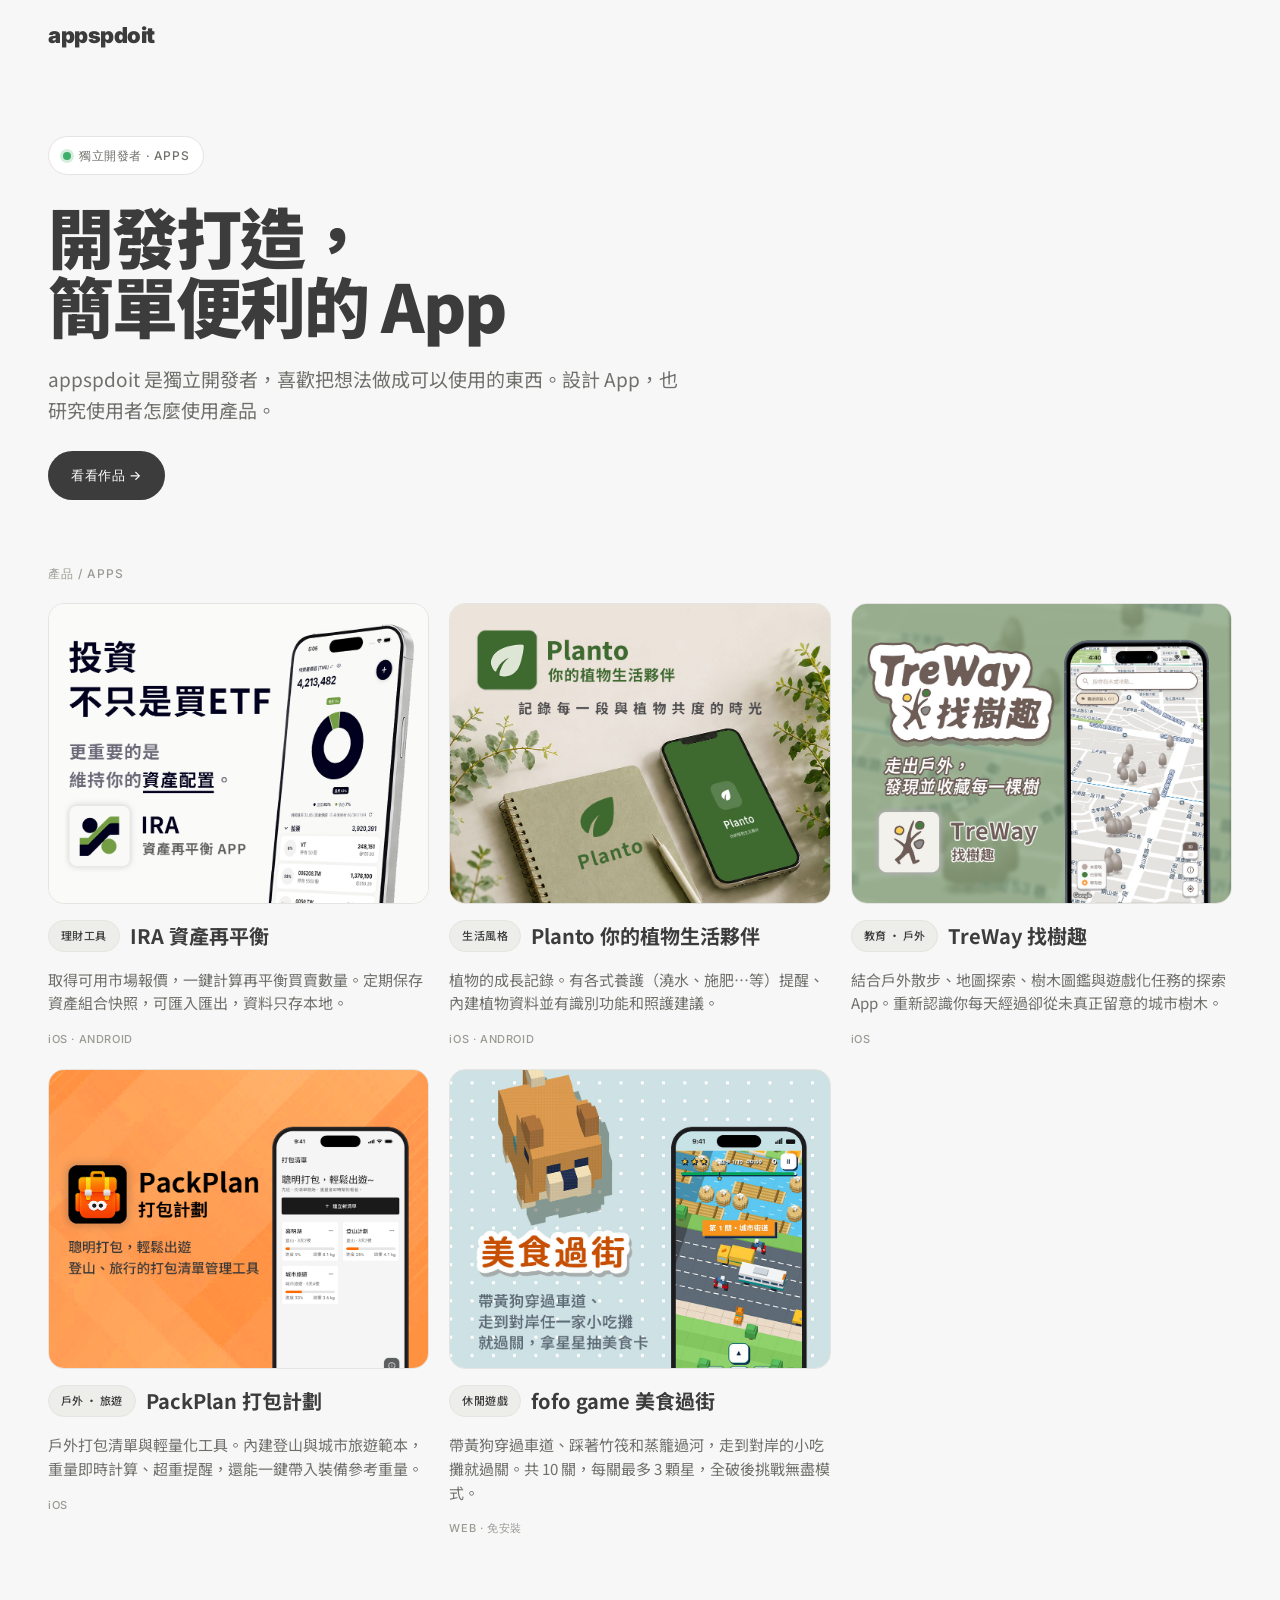
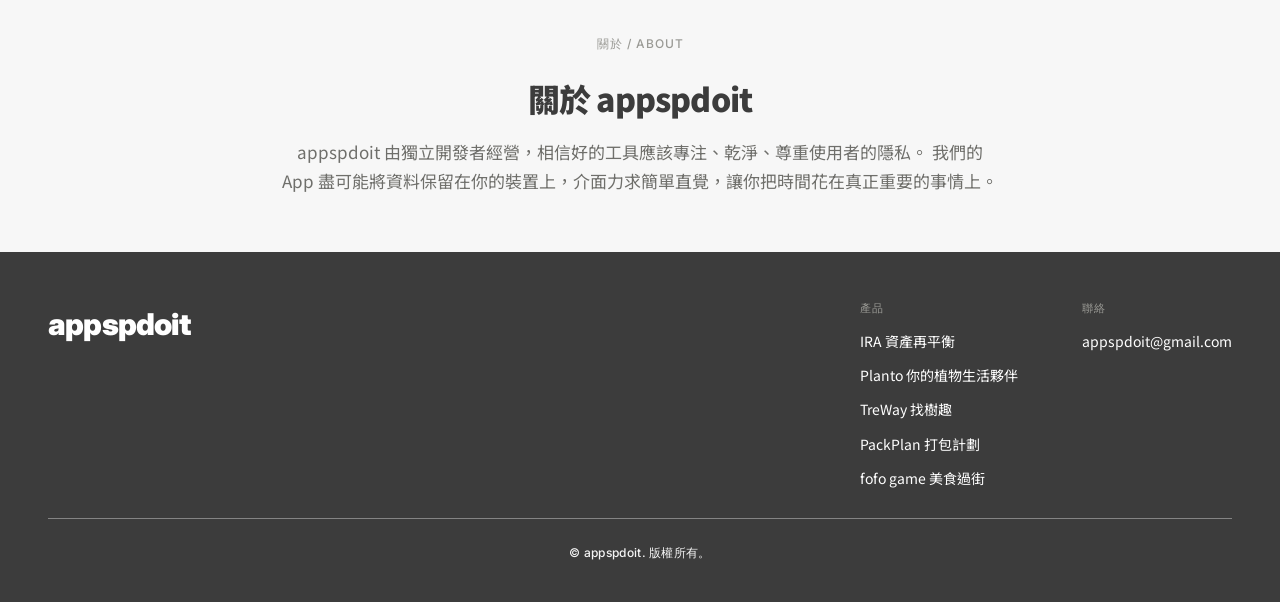
<file: index.html>
<!DOCTYPE html>
<html lang="zh-Hant">
<head>
  <!-- Google tag (gtag.js) -->
  <script async src="https://www.googletagmanager.com/gtag/js?id=G-VL5T086PDW"></script>
  <script>
    window.dataLayer = window.dataLayer || [];
    function gtag(){dataLayer.push(arguments);}
    gtag('js', new Date());

    gtag('config', 'G-VL5T086PDW');
  </script>
  <meta charset="UTF-8">
  <meta name="viewport" content="width=device-width, initial-scale=1.0">
  <title>appspdoit — 獨立 App 開發者</title>
  <meta name="description" content="appspdoit 開發並維護 IRA 資產再平衡、Planto、TreWay 找樹趣、PackPlan 打包計劃四款行動應用程式，以及網頁小遊戲「美食過街」。">
  <link rel="preconnect" href="https://fonts.googleapis.com">
  <link rel="preconnect" href="https://fonts.gstatic.com" crossorigin>
  <link href="https://fonts.googleapis.com/css2?family=Inter:wght@400;500;700;900&family=Noto+Sans+TC:wght@400;500;700;900&display=swap" rel="stylesheet">
  <link rel="stylesheet" href="assets/style.css">
  <link rel="icon" href="assets/icon_appsodoit.png">
</head>
<body>
  <header class="site-header">
    <div class="container nav">
      <a class="wordmark" href="index.html">appspdoit</a>
    </div>
  </header>

  <main class="container">
    <section class="hero">
      <span class="eyebrow"><span class="dot"></span>獨立開發者 · APPS</span>
      <h1>開發打造，<br>簡單便利的 App</h1>
      <p class="lede">appspdoit 是獨立開發者，喜歡把想法做成可以使用的東西。設計 App，也研究使用者怎麼使用產品。</p>
      <a class="btn btn-primary" href="#apps">看看作品 →</a>
    </section>

    <section id="apps" class="apps-section">
      <p class="section-label">產品 / APPS</p>
      <div class="cards">

        <a class="app-card theme-ira" href="apps/ira.html">
          <div class="preview"><img src="assets/card-ira.png" alt="IRA 資產再平衡 App 預覽" loading="lazy"></div>
          <div class="meta">
            <span class="tag">理財工具</span>
            <h3>IRA 資產再平衡</h3>
          </div>
          <p>取得可用市場報價，一鍵計算再平衡買賣數量。定期保存資產組合快照，可匯入匯出，資料只存本地。</p>
          <span class="platform">iOS · ANDROID</span>
        </a>

        <a class="app-card theme-planto" href="apps/planto.html">
          <div class="preview"><img src="assets/card-planto.png" alt="Planto 植物生活 App 預覽" loading="lazy"></div>
          <div class="meta">
            <span class="tag">生活風格</span>
            <h3>Planto 你的植物生活夥伴</h3>
          </div>
          <p>植物的成長記錄。有各式養護（澆水、施肥…等）提醒、內建植物資料並有識別功能和照護建議。</p>
          <span class="platform">iOS · ANDROID</span>
        </a>

        <a class="app-card theme-treway" href="apps/treway.html">
          <div class="preview"><img src="assets/card-treway.png" alt="TreWay 找樹趣 App 預覽" loading="lazy"></div>
          <div class="meta">
            <span class="tag">教育 · 戶外</span>
            <h3>TreWay 找樹趣</h3>
          </div>
          <p>結合戶外散步、地圖探索、樹木圖鑑與遊戲化任務的探索 App。重新認識你每天經過卻從未真正留意的城市樹木。</p>
          <span class="platform">iOS</span>
        </a>

        <a class="app-card theme-packplan" href="apps/packplan.html">
          <div class="preview"><img src="assets/card-packplan.png" alt="PackPlan 打包計劃 App 預覽" loading="lazy"></div>
          <div class="meta">
            <span class="tag">戶外 · 旅遊</span>
            <h3>PackPlan 打包計劃</h3>
          </div>
          <p>戶外打包清單與輕量化工具。內建登山與城市旅遊範本，重量即時計算、超重提醒，還能一鍵帶入裝備參考重量。</p>
          <span class="platform">iOS</span>
        </a>

        <a class="app-card theme-fofo" href="game/fofo.html">
          <div class="preview"><img src="assets/card-fofo.jpg" alt="美食過街 網頁遊戲預覽" loading="lazy"></div>
          <div class="meta">
            <span class="tag">休閒遊戲</span>
            <h3>fofo game 美食過街</h3>
          </div>
          <p>帶黃狗穿過車道、踩著竹筏和蒸籠過河，走到對岸的小吃攤就過關。共 10 關，每關最多 3 顆星，全破後挑戰無盡模式。</p>
          <span class="platform">WEB · 免安裝</span>
        </a>

      </div>
    </section>

    <section id="about" style="max-width:720px;margin:0 auto;padding:32px 0 48px;text-align:center">
      <p class="section-label" style="text-align:center">關於 / ABOUT</p>
      <h2 style="font-family:var(--font-cjk);font-weight:900;font-size:clamp(1.6rem,4vw,32px);letter-spacing:-.8px;color:var(--ink-second);margin:0 0 14px">關於 appspdoit</h2>
      <p style="color:var(--ink-muted);font-size:17px;line-height:1.7;margin:0">
        appspdoit 由獨立開發者經營，相信好的工具應該專注、乾淨、尊重使用者的隱私。
        我們的 App 盡可能將資料保留在你的裝置上，介面力求簡單直覺，讓你把時間花在真正重要的事情上。
      </p>
    </section>
  </main>

  <footer id="contact" class="site-footer">
    <div class="container">
      <div class="footer-top">
        <span class="footer-wordmark">appspdoit</span>
        <div class="footer-cols">
          <div class="footer-col">
            <h4>產品</h4>
            <a href="apps/ira.html">IRA 資產再平衡</a>
            <a href="apps/planto.html">Planto 你的植物生活夥伴</a>
            <a href="apps/treway.html">TreWay 找樹趣</a>
            <a href="apps/packplan.html">PackPlan 打包計劃</a>
            <a href="game/fofo.html">fofo game 美食過街</a>
          </div>
          <div class="footer-col">
            <h4>聯絡</h4>
            <a href="mailto:appspdoit@gmail.com">appspdoit@gmail.com</a>
          </div>
        </div>
      </div>
      <div class="footer-bottom">
        <span class="copy">© appspdoit. 版權所有。</span>
      </div>
    </div>
  </footer>
</body>
</html>
</file>
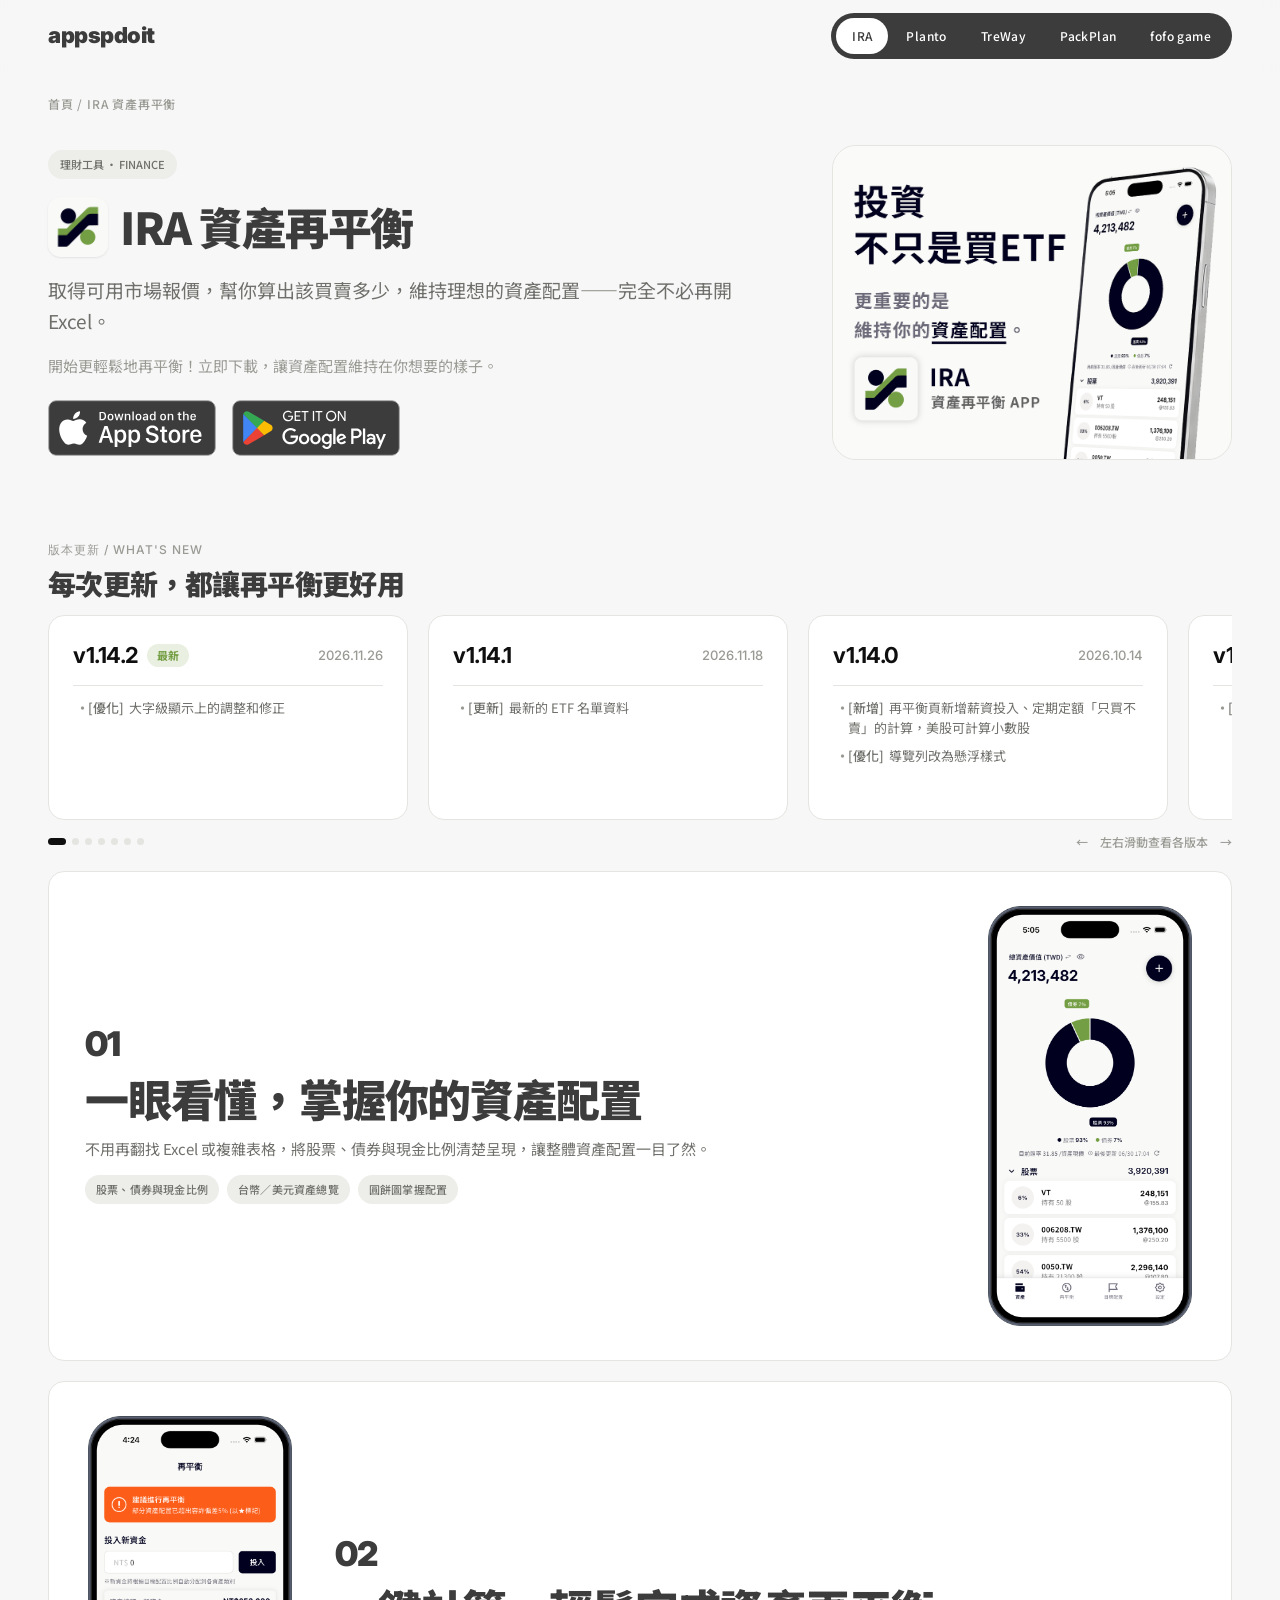
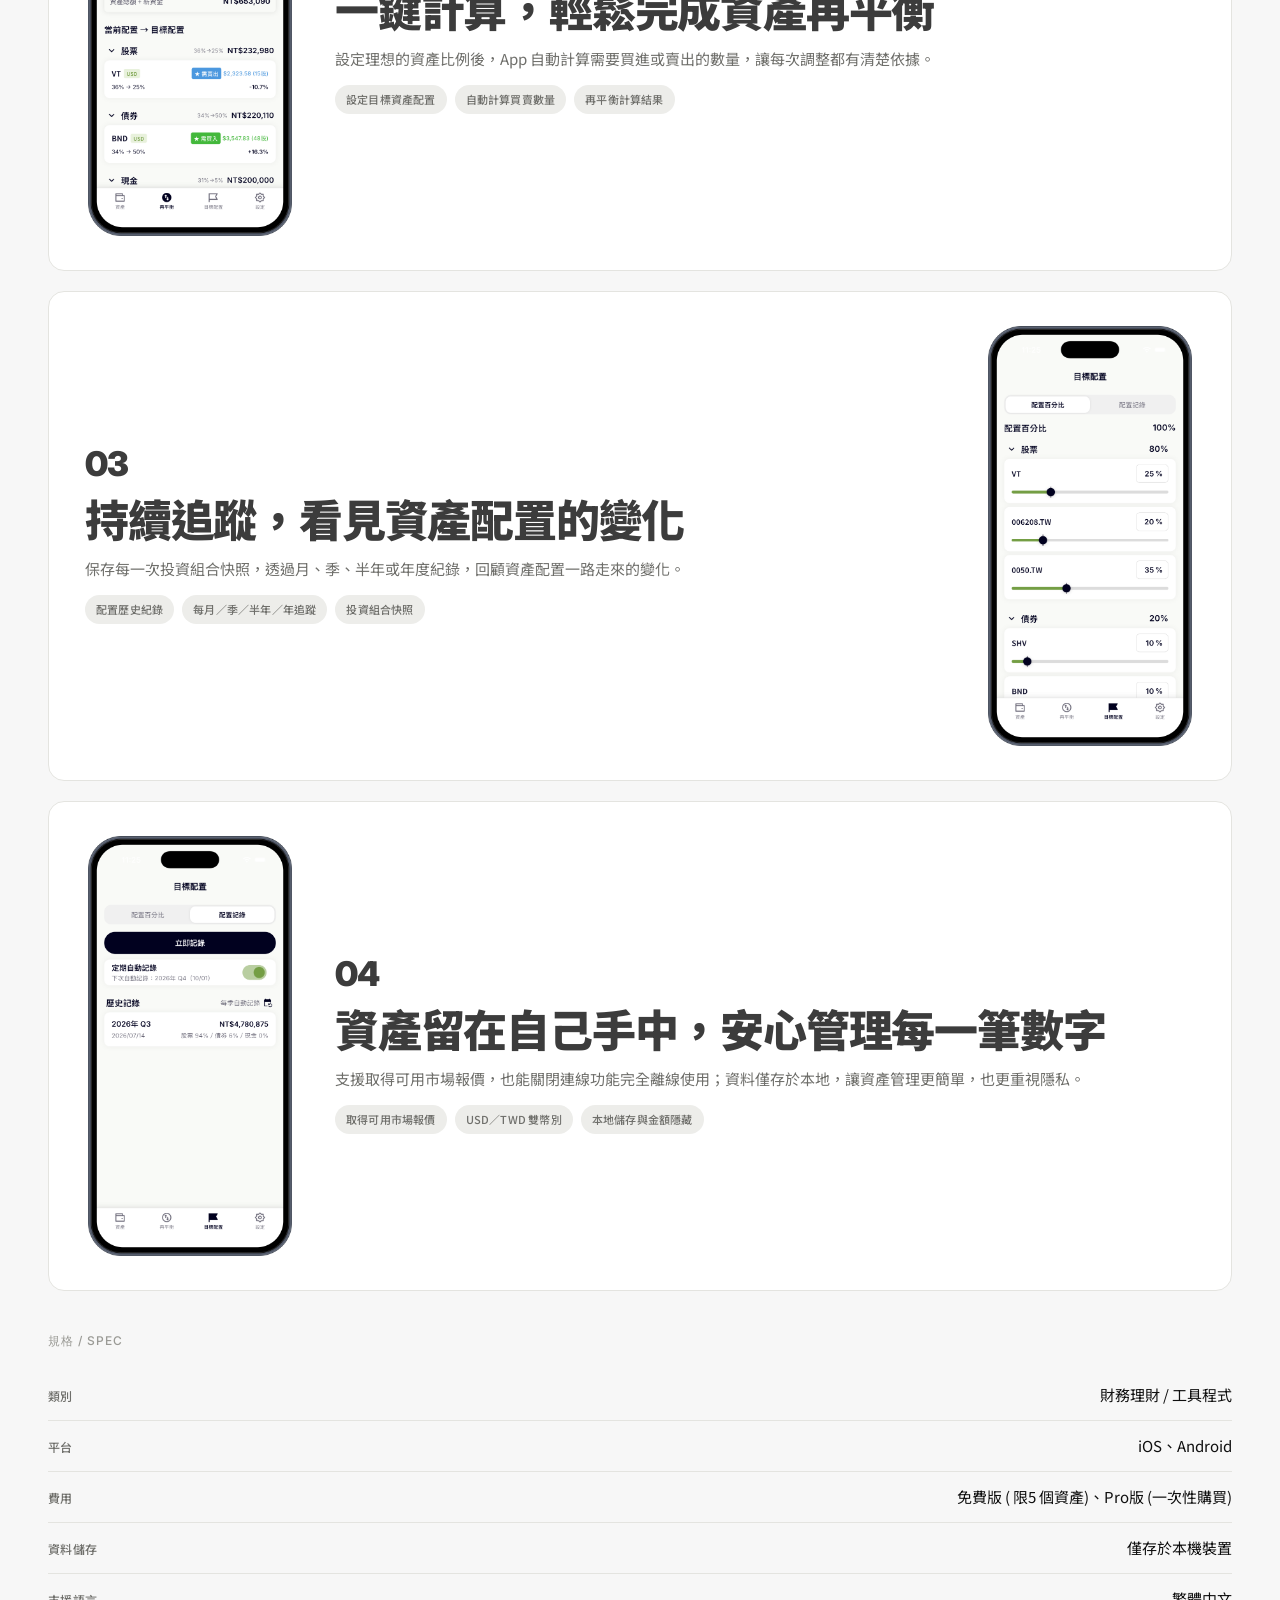
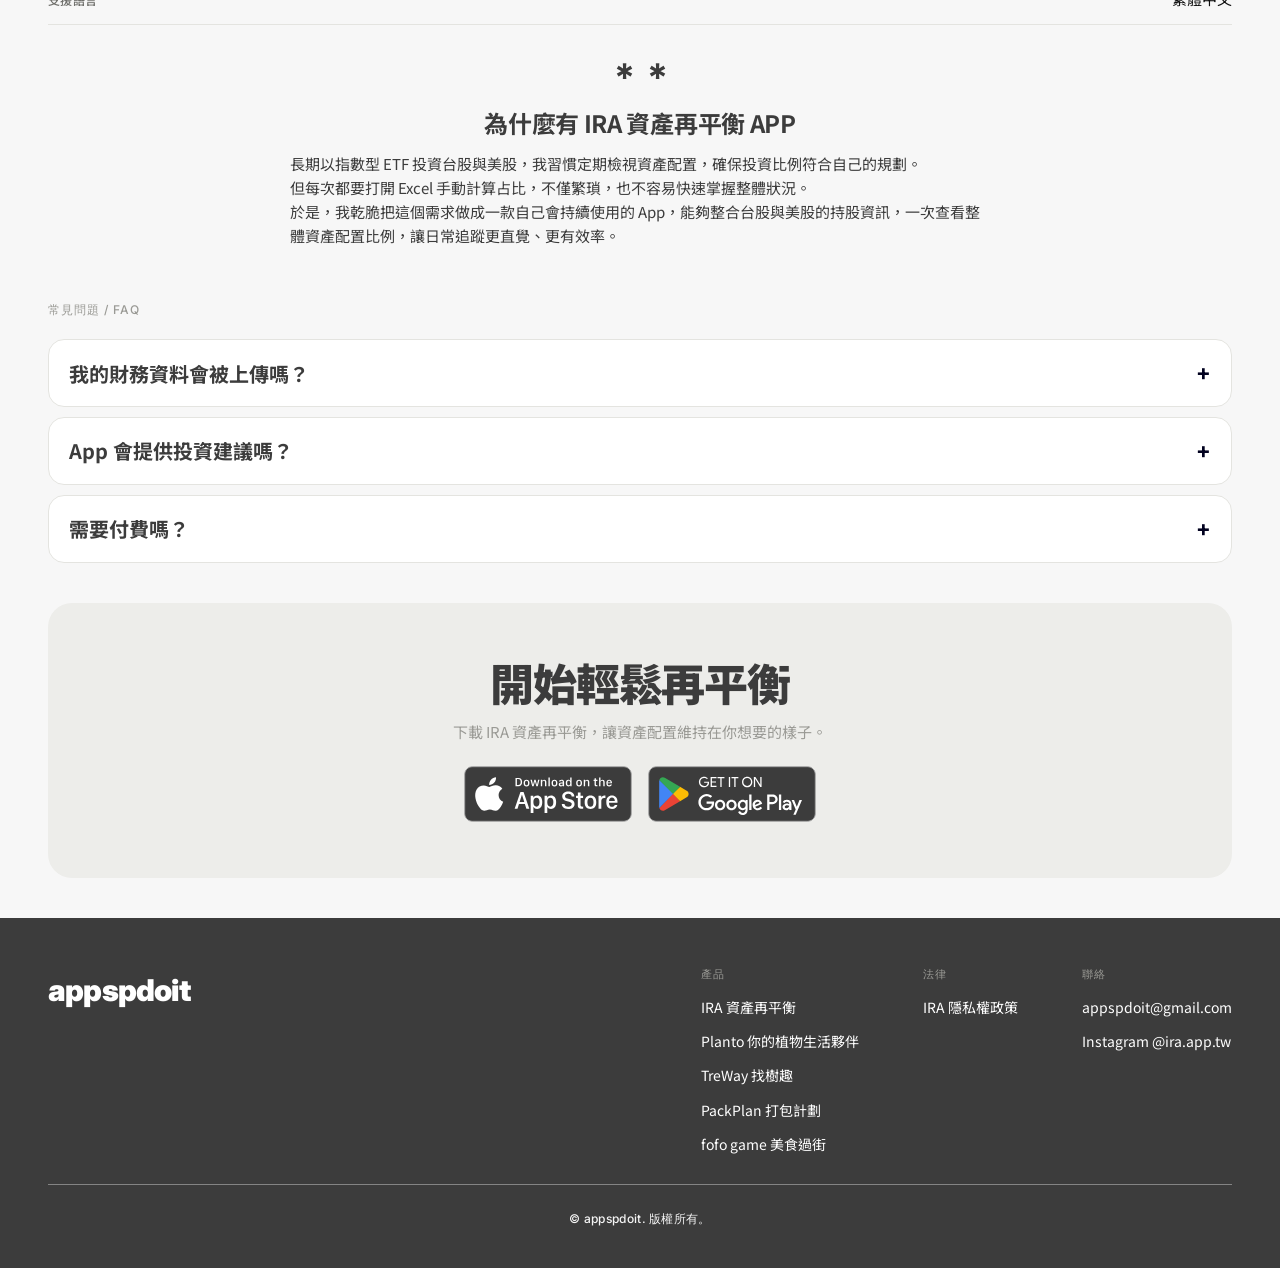
<file: apps/ira.html>
<!DOCTYPE html>
<html lang="zh-Hant">
<head>
  <!-- Google tag (gtag.js) -->
  <script async src="https://www.googletagmanager.com/gtag/js?id=G-VL5T086PDW"></script>
  <script>
    window.dataLayer = window.dataLayer || [];
    function gtag(){dataLayer.push(arguments);}
    gtag('js', new Date());

    gtag('config', 'G-VL5T086PDW');
  </script>
  <meta charset="UTF-8">
  <meta name="viewport" content="width=device-width, initial-scale=1.0">
  <title>IRA 資產再平衡 — appspdoit</title>
  <meta name="description" content="取得可用市場報價，一鍵計算資產再平衡買賣數量。支援美元台幣雙幣別，資料只存本地。">
  <meta property="og:type" content="website">
  <meta property="og:site_name" content="appspdoit">
  <meta property="og:title" content="IRA 資產再平衡 — appspdoit">
  <meta property="og:description" content="取得可用市場報價，一鍵計算資產再平衡買賣數量。支援美元台幣雙幣別，資料只存本地。">
  <meta property="og:url" content="https://shiaupingj.github.io/appspdoit/apps/ira.html">
  <meta property="og:image" content="https://shiaupingj.github.io/appspdoit/assets/og-ira.jpg">
  <meta property="og:image:width" content="1200">
  <meta property="og:image:height" content="630">
  <meta property="og:locale" content="zh_TW">
  <meta name="twitter:card" content="summary_large_image">
  <link rel="preconnect" href="https://fonts.googleapis.com">
  <link rel="preconnect" href="https://fonts.gstatic.com" crossorigin>
  <link href="https://fonts.googleapis.com/css2?family=Inter:wght@400;500;700;900&family=Noto+Sans+TC:wght@400;500;700;900&display=swap" rel="stylesheet">
  <link rel="stylesheet" href="../assets/style.css">
  <link rel="icon" href="../assets/icon_appsodoit.png">
</head>
<body class="theme-ira">
  <input type="checkbox" id="nav-toggle" class="nav-toggle" aria-hidden="true" tabindex="-1">
  <header class="site-header">
    <div class="container nav has-menu">
      <a class="wordmark" href="../index.html">appspdoit</a>
      <nav class="nav-pill" aria-label="App 選單">
        <a class="active" aria-current="page" href="ira.html">IRA</a>
        <a href="planto.html">Planto</a>
        <a href="treway.html">TreWay</a>
        <a href="packplan.html">PackPlan</a>
        <a href="../game/fofo.html">fofo game</a>
      </nav>
      <label for="nav-toggle" class="burger" aria-label="開啟選單">
        <span></span><span></span><span></span>
      </label>
    </div>
  </header>

  <label for="nav-toggle" class="nav-overlay" aria-hidden="true"></label>
  <aside class="mobile-menu" aria-label="產品選單">
    <div class="mobile-menu-head">
      <span class="section-label">產品 / APPS</span>
      <label for="nav-toggle" class="menu-close" aria-label="關閉選單">✕</label>
    </div>
    <a class="active" aria-current="page" href="ira.html"><img class="menu-icon" src="../assets/app-icon-ira.png" alt="" width="32" height="32">IRA 資產再平衡</a>
    <a href="planto.html"><img class="menu-icon" src="../assets/app-icon-planto.png" alt="" width="32" height="32">Planto 你的植物生活夥伴</a>
    <a href="treway.html"><img class="menu-icon" src="../assets/app-icon-treway.png" alt="" width="32" height="32">TreWay 找樹趣</a>
    <a href="packplan.html"><img class="menu-icon" src="../assets/packplan_app_icon_512.jpg" alt="" width="32" height="32">PackPlan 打包計劃</a>
    <a href="../game/fofo.html"><img class="menu-icon" src="../assets/app-icon-fofo.png" alt="" width="32" height="32">fofo game 美食過街</a>
  </aside>

  <div class="container crumb"><a href="../index.html">首頁</a> / IRA 資產再平衡</div>

  <main class="container">
    <section class="app-hero">
      <div class="app-hero-copy">
        <span class="chip">理財工具 · FINANCE</span>
        <div class="app-title">
          <img class="app-icon" src="../assets/app-icon-ira.png" alt="IRA 資產再平衡 App 圖示">
          <h1>IRA 資產再平衡</h1>
        </div>
        <p class="lede">取得可用市場報價，幫你算出該買賣多少，維持理想的資產配置——完全不必再開 Excel。</p>
        <p class="app-hero-note">開始更輕鬆地再平衡！立即下載，讓資產配置維持在你想要的樣子。</p>
        <div class="store-badges">
          <a href="https://apps.apple.com/tw/app/ira-%E8%B3%87%E7%94%A2%E5%86%8D%E5%B9%B3%E8%A1%A1/id6756092380" target="_blank" rel="noopener"><img src="../assets/badge-appstore.svg" alt="Download on the App Store"></a>
          <a href="https://play.google.com/store/apps/details?id=com.appspdoit.ira_app" target="_blank" rel="noopener"><img src="../assets/badge-googleplay.svg" alt="Get it on Google Play"></a>
        </div>
      </div>
      <div class="app-hero-media"><img src="../assets/card-ira.png" alt="IRA 資產再平衡宣傳圖"></div>
    </section>

    <section class="whatsnew">
      <p class="section-label">版本更新 / WHAT'S NEW</p>
      <h2 class="wn-head">每次更新，都讓再平衡更好用</h2>
      <div class="wn-slider">
        <article class="wn-card">
          <div class="wn-card-top">
            <span class="wn-ver">v1.14.2</span>
            <span class="wn-latest">最新</span>
            <span class="wn-date">2026.11.26</span>
          </div>
          <div class="wn-divider"></div>
          <ul class="wn-notes">
            <li><span class="wn-tag imp">[優化]</span>大字級顯示上的調整和修正</li>
          </ul>
        </article>

        <article class="wn-card">
          <div class="wn-card-top">
            <span class="wn-ver">v1.14.1</span>
            <span class="wn-date">2026.11.18</span>
          </div>
          <div class="wn-divider"></div>
          <ul class="wn-notes">
            <li><span class="wn-tag imp">[更新]</span>最新的 ETF 名單資料</li>
          </ul>
        </article>

        <article class="wn-card">
          <div class="wn-card-top">
            <span class="wn-ver">v1.14.0</span>
            <span class="wn-date">2026.10.14</span>
          </div>
          <div class="wn-divider"></div>
          <ul class="wn-notes">
            <li><span class="wn-tag add">[新增]</span>再平衡頁新增薪資投入、定期定額「只買不賣」的計算，美股可計算小數股</li>
            <li><span class="wn-tag imp">[優化]</span>導覽列改為懸浮樣式</li>
          </ul>
        </article>

        <article class="wn-card">
          <div class="wn-card-top">
            <span class="wn-ver">v1.13.2</span>
            <span class="wn-date">2026.09.23</span>
          </div>
          <div class="wn-divider"></div>
          <ul class="wn-notes">
            <li><span class="wn-tag imp">[更新]</span>最新的 ETF 名單資料</li>
          </ul>
        </article>

        <article class="wn-card">
          <div class="wn-card-top">
            <span class="wn-ver">v1.13.1</span>
            <span class="wn-date">2026.09.22</span>
          </div>
          <div class="wn-divider"></div>
          <ul class="wn-notes">
            <li><span class="wn-tag imp">[優化]</span>報價調整：資料改用官方盤後收盤價</li>
            <li><span class="wn-tag add">[新增]</span>報價調整：加入美股報價自定來源</li>
          </ul>
        </article>

        <article class="wn-card">
          <div class="wn-card-top">
            <span class="wn-ver">v1.12.1</span>
            <span class="wn-date">2026.08.05</span>
          </div>
          <div class="wn-divider"></div>
          <ul class="wn-notes">
            <li><span class="wn-tag imp">[優化]</span>「隱藏金額」全面升級：再平衡頁與配置記錄的金額、持股數一併遮蔽，隱私保護更完整</li>
          </ul>
        </article>

        <article class="wn-card">
          <div class="wn-card-top">
            <span class="wn-ver">v1.12.0</span>
            <span class="wn-date">2026.07.29</span>
          </div>
          <div class="wn-divider"></div>
          <ul class="wn-notes">
            <li><span class="wn-tag add">[新增]</span>深色模式</li>
            <li><span class="wn-tag imp">[優化]</span>全站彈窗與分頁樣式統一，細節更精緻</li>
            <li><span class="wn-tag fix">[修正]</span>重新匯入資料後「配置記錄」不顯示的問題</li>
          </ul>
        </article>

        <article class="wn-card">
          <div class="wn-card-top">
            <span class="wn-ver">v1.11.3</span>
            <span class="wn-date">2026.07.14</span>
          </div>
          <div class="wn-divider"></div>
          <ul class="wn-notes">
            <li><span class="wn-tag add">[新增]</span>「配置記錄」快照：自動記錄投資組合，支援每月/季/半年/年回顧</li>
            <li><span class="wn-tag add">[新增]</span>記錄可左右滑刪除、細項頁切換幣別</li>
            <li><span class="wn-tag imp">[優化]</span>App 開啟的更新說明彈窗改版</li>
          </ul>
        </article>

        <article class="wn-card">
          <div class="wn-card-top">
            <span class="wn-ver">v1.11.1</span>
            <span class="wn-date">2026.06.30</span>
          </div>
          <div class="wn-divider"></div>
          <ul class="wn-notes">
            <li><span class="wn-tag add">[新增]</span>「隱藏金額」眼睛開關</li>
            <li><span class="wn-tag add">[新增]</span>圓餅圖分組/幣別篩選、總資產標題點一下循環切換幣別</li>
            <li><span class="wn-tag imp">[優化]</span>股數小數、再平衡計算式格式等多項顯示</li>
          </ul>
        </article>

        <article class="wn-card">
          <div class="wn-card-top">
            <span class="wn-ver">v1.10.0</span>
            <span class="wn-date">2026.05.08</span>
          </div>
          <div class="wn-divider"></div>
          <ul class="wn-notes">
            <li><span class="wn-tag add">[新增]</span>更新報價：線上更新股價與匯率，可一鍵關閉離線使用</li>
            <li><span class="wn-tag add">[新增]</span>內建中文股票代號清單與建議下拉</li>
            <li><span class="wn-tag imp">[優化]</span>首頁說明與圖例說明彈窗</li>
          </ul>
        </article>
      </div>
      <div class="wn-foot">
        <div class="wn-dots"><i class="active"></i><i></i><i></i><i></i><i></i><i></i><i></i></div>
        <span class="wn-hint">←　左右滑動查看各版本　→</span>
      </div>
    </section>

    <section class="features">
      <article class="feature-card">
        <div class="feature-body">
          <span class="feature-num">01</span>
          <h3>一眼看懂，掌握你的資產配置</h3>
          <p>不用再翻找 Excel 或複雜表格，將股票、債券與現金比例清楚呈現，讓整體資產配置一目了然。</p>
          <div class="chips">
            <span class="chip-sm">股票、債券與現金比例</span>
            <span class="chip-sm">台幣／美元資產總覽</span>
            <span class="chip-sm">圓餅圖掌握配置</span>
          </div>
        </div>
        <div class="feature-media feature-media--shot"><img src="../assets/ira-screen-1.png" alt="IRA 資產總覽畫面"></div>
      </article>

      <article class="feature-card">
        <div class="feature-body">
          <span class="feature-num">02</span>
          <h3>一鍵計算，輕鬆完成資產再平衡</h3>
          <p>設定理想的資產比例後，App 自動計算需要買進或賣出的數量，讓每次調整都有清楚依據。</p>
          <div class="chips">
            <span class="chip-sm">設定目標資產配置</span>
            <span class="chip-sm">自動計算買賣數量</span>
            <span class="chip-sm">再平衡計算結果</span>
          </div>
        </div>
        <div class="feature-media feature-media--shot"><img src="../assets/ira-screen-2.png" alt="IRA 再平衡計算畫面"></div>
      </article>

      <article class="feature-card">
        <div class="feature-body">
          <span class="feature-num">03</span>
          <h3>持續追蹤，看見資產配置的變化</h3>
          <p>保存每一次投資組合快照，透過月、季、半年或年度紀錄，回顧資產配置一路走來的變化。</p>
          <div class="chips">
            <span class="chip-sm">配置歷史紀錄</span>
            <span class="chip-sm">每月／季／半年／年追蹤</span>
            <span class="chip-sm">投資組合快照</span>
          </div>
        </div>
        <div class="feature-media feature-media--shot"><img src="../assets/ira-screen-3.png" alt="IRA 目標配置設定畫面"></div>
      </article>

      <article class="feature-card">
        <div class="feature-body">
          <span class="feature-num">04</span>
          <h3>資產留在自己手中，安心管理每一筆數字</h3>
          <p>支援取得可用市場報價，也能關閉連線功能完全離線使用；資料僅存於本地，讓資產管理更簡單，也更重視隱私。</p>
          <div class="chips">
            <span class="chip-sm">取得可用市場報價</span>
            <span class="chip-sm">USD／TWD 雙幣別</span>
            <span class="chip-sm">本地儲存與金額隱藏</span>
          </div>
        </div>
        <div class="feature-media feature-media--shot"><img src="../assets/ira-screen-4.png" alt="IRA 配置記錄畫面"></div>
      </article>
    </section>

    <section class="spec">
      <p class="section-label">規格 / SPEC</p>
      <div class="spec-list">
        <div class="spec-row"><span class="k">類別</span><span class="v">財務理財 / 工具程式</span></div>
        <div class="spec-row"><span class="k">平台</span><span class="v">iOS、Android</span></div>
        <div class="spec-row"><span class="k">費用</span><span class="v">免費版 ( 限5 個資產)、Pro版 (一次性購買)</span></div>
        <div class="spec-row"><span class="k">資料儲存</span><span class="v">僅存於本機裝置</span></div>
        <div class="spec-row"><span class="k">支援語言</span><span class="v">繁體中文</span></div>
      </div>

      <div class="why">
        <span class="why-mark">＊＊</span>
        <h3>為什麼有 IRA 資產再平衡 APP</h3>
        <p>長期以指數型 ETF 投資台股與美股，我習慣定期檢視資產配置，確保投資比例符合自己的規劃。<br>但每次都要打開 Excel 手動計算占比，不僅繁瑣，也不容易快速掌握整體狀況。<br>於是，我乾脆把這個需求做成一款自己會持續使用的 App，能夠整合台股與美股的持股資訊，一次查看整體資產配置比例，讓日常追蹤更直覺、更有效率。</p>
      </div>
    </section>

    <!-- 先隱藏：方案 / PLANS 區塊（恢復時移除本註解即可）
    <section class="plans">
      <p class="section-label">方案 / PLANS</p>
      <h2 class="plans-head">免費開始，隨時升級 Pro</h2>
      <p class="plans-sub">免費版可管理 5 個資產；升級 Pro 解鎖無限資產與多種報價自動刷新間隔。一次性購買，無訂閱。</p>
      <div class="compare-wrap">
        <table class="compare">
          <thead>
            <tr>
              <th class="c-feat" scope="col">功能</th>
              <th class="c-free" scope="col">免費版</th>
              <th class="c-pro pro" scope="col">Pro 版<span class="c-badge">推薦</span></th>
            </tr>
          </thead>
          <tbody>
            <tr>
              <th scope="row">資產數量上限</th>
              <td class="diff-free">5 個</td>
              <td class="pro diff-pro">無限制</td>
            </tr>
            <tr>
              <th scope="row">報價自動刷新間隔</th>
              <td class="diff-free">手動更新</td>
              <td class="pro diff-pro">多種間隔可選</td>
            </tr>
            <tr>
              <th scope="row">資產配置圓餅圖總覽</th>
              <td><span class="chk-free">✓</span></td>
              <td class="pro"><span class="chk">✓</span></td>
            </tr>
            <tr>
              <th scope="row">一鍵再平衡計算</th>
              <td><span class="chk-free">✓</span></td>
              <td class="pro"><span class="chk">✓</span></td>
            </tr>
            <tr>
              <th scope="row">取得可用市場報價</th>
              <td><span class="chk-free">✓</span></td>
              <td class="pro"><span class="chk">✓</span></td>
            </tr>
            <tr>
              <th scope="row">USD／TWD 雙幣別</th>
              <td><span class="chk-free">✓</span></td>
              <td class="pro"><span class="chk">✓</span></td>
            </tr>
            <tr>
              <th scope="row">配置歷史與快照</th>
              <td><span class="chk-free">✓</span></td>
              <td class="pro"><span class="chk">✓</span></td>
            </tr>
            <tr>
              <th scope="row">本地儲存與金額隱藏</th>
              <td><span class="chk-free">✓</span></td>
              <td class="pro"><span class="chk">✓</span></td>
            </tr>
            <tr>
              <th scope="row">離線使用</th>
              <td><span class="chk-free">✓</span></td>
              <td class="pro"><span class="chk">✓</span></td>
            </tr>
            <tr class="row-price">
              <th scope="row">價格</th>
              <td>免費</td>
              <td class="pro diff-pro">一次性購買</td>
            </tr>
          </tbody>
        </table>
      </div>
      <p class="plans-note">免費版只限5個資產其他沒什麼差別功能，給配置越簡單的人完全使用！</p>
    </section>
    -->

    <section class="faq">
      <p class="section-label">常見問題 / FAQ</p>
      <div class="faq-list">
        <details class="faq-item">
          <summary>我的財務資料會被上傳嗎？</summary>
          <p>不會。你的投資組合與配置資料僅儲存在本機裝置上，App 不會將其上傳至伺服器。</p>
        </details>
        <details class="faq-item">
          <summary>App 會提供投資建議嗎？</summary>
          <p>不會。IRA 是一個計算與記錄工具，僅根據你輸入的目標比例協助試算，不構成任何投資建議或理財顧問服務。</p>
        </details>
        <details class="faq-item">
          <summary>需要付費嗎？</summary>
          <p>提供免費版（可加入 5 個資產）；如需加入更多資產，可透過一次性購買升級 Pro 版。</p>
        </details>
      </div>
    </section>

    <section class="cta">
      <h2>開始輕鬆再平衡</h2>
      <p>下載 IRA 資產再平衡，讓資產配置維持在你想要的樣子。</p>
      <div class="store-badges">
        <a href="https://apps.apple.com/tw/app/ira-%E8%B3%87%E7%94%A2%E5%86%8D%E5%B9%B3%E8%A1%A1/id6756092380" target="_blank" rel="noopener"><img src="../assets/badge-appstore.svg" alt="Download on the App Store"></a>
        <a href="https://play.google.com/store/apps/details?id=com.appspdoit.ira_app" target="_blank" rel="noopener"><img src="../assets/badge-googleplay.svg" alt="Get it on Google Play"></a>
      </div>
    </section>
  </main>

  <footer class="site-footer">
    <div class="container">
      <div class="footer-top">
        <span class="footer-wordmark">appspdoit</span>
        <div class="footer-cols">
          <div class="footer-col">
            <h4>產品</h4>
            <a href="ira.html">IRA 資產再平衡</a>
            <a href="planto.html">Planto 你的植物生活夥伴</a>
            <a href="treway.html">TreWay 找樹趣</a>
            <a href="packplan.html">PackPlan 打包計劃</a>
            <a href="../game/fofo.html">fofo game 美食過街</a>
          </div>
          <div class="footer-col">
            <h4>法律</h4>
            <a href="../legal/ira-privacy.html">IRA 隱私權政策</a>
          </div>
          <div class="footer-col">
            <h4>聯絡</h4>
            <a href="mailto:appspdoit@gmail.com">appspdoit@gmail.com</a>
            <a href="https://www.instagram.com/ira.app.tw/" target="_blank" rel="noopener">Instagram @ira.app.tw</a>
          </div>
        </div>
      </div>
      <div class="footer-bottom">
        <span class="copy">© appspdoit. 版權所有。</span>
      </div>
    </div>
  </footer>
</body>
</html>
</file>
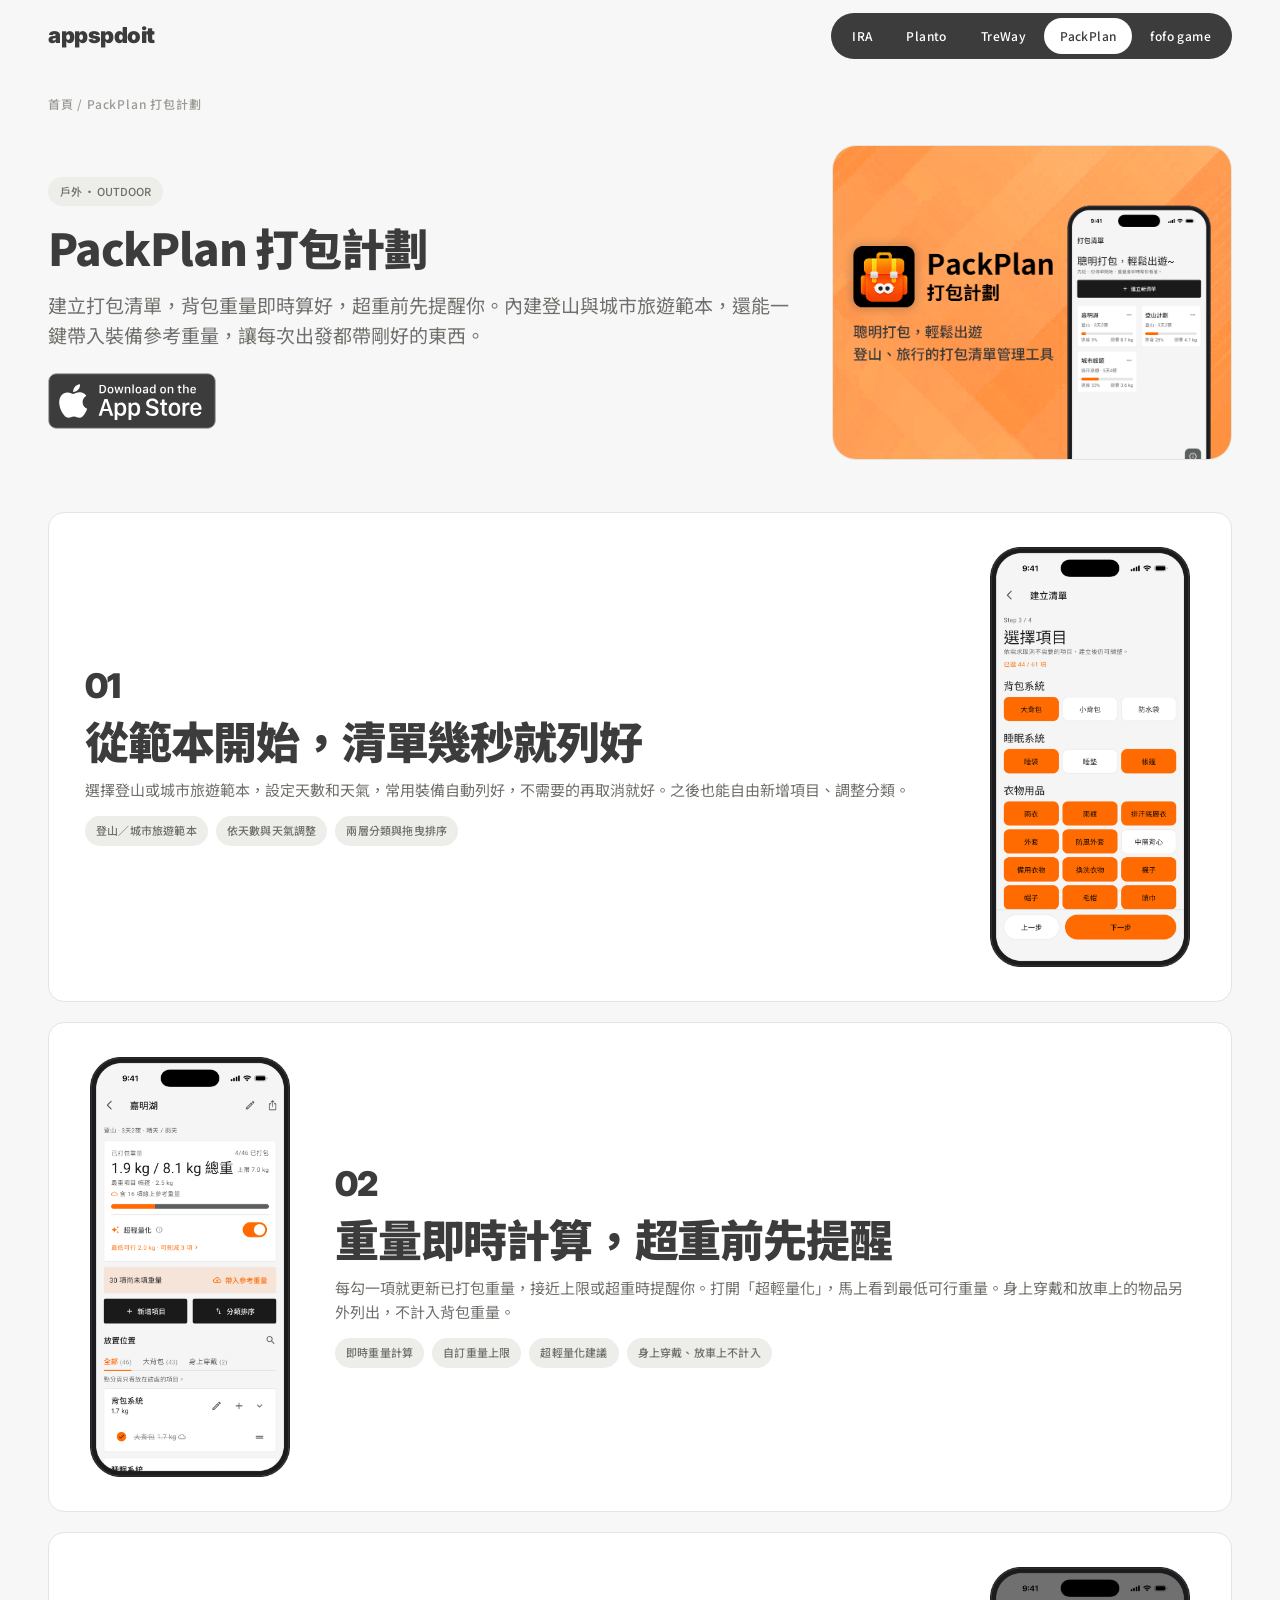
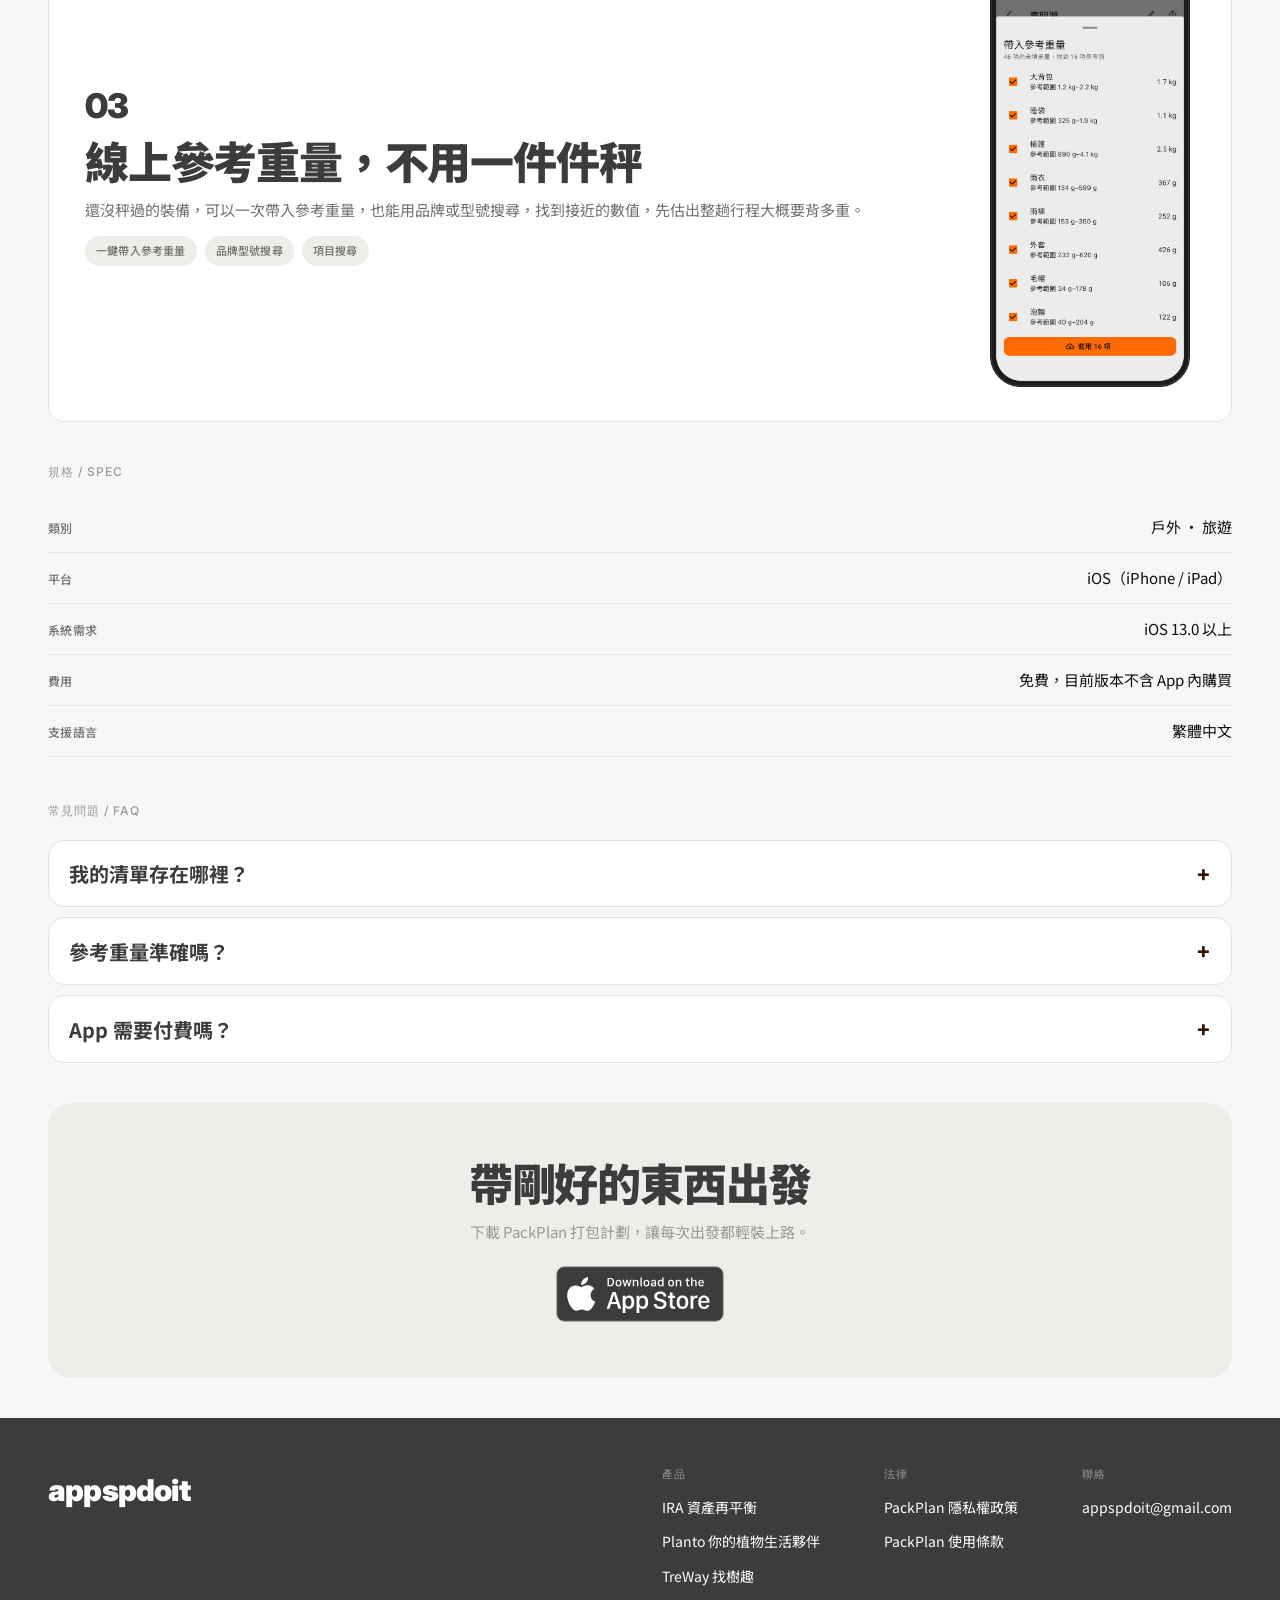
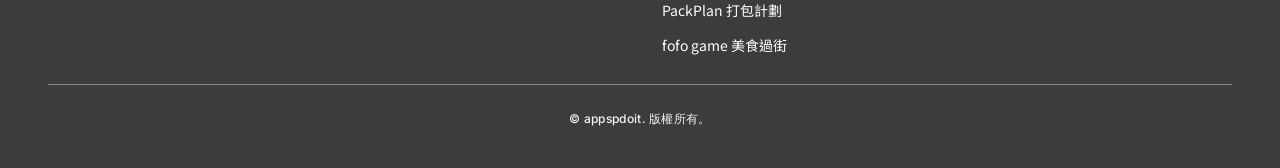
<file: apps/packplan.html>
<!DOCTYPE html>
<html lang="zh-Hant">
<head>
  <!-- Google tag (gtag.js) -->
  <script async src="https://www.googletagmanager.com/gtag/js?id=G-VL5T086PDW"></script>
  <script>
    window.dataLayer = window.dataLayer || [];
    function gtag(){dataLayer.push(arguments);}
    gtag('js', new Date());

    gtag('config', 'G-VL5T086PDW');
  </script>
  <meta charset="UTF-8">
  <meta name="viewport" content="width=device-width, initial-scale=1.0">
  <title>PackPlan 打包計劃 — appspdoit</title>
  <meta name="description" content="戶外打包清單與輕量化工具：登山與城市旅遊範本、即時重量計算與超重提醒、一鍵帶入裝備參考重量。">
  <meta property="og:type" content="website">
  <meta property="og:site_name" content="appspdoit">
  <meta property="og:title" content="PackPlan 打包計劃 — appspdoit">
  <meta property="og:description" content="戶外打包清單與輕量化工具：登山與城市旅遊範本、即時重量計算與超重提醒、一鍵帶入裝備參考重量。">
  <meta property="og:url" content="https://shiaupingj.github.io/appspdoit/apps/packplan.html">
  <meta property="og:image" content="https://shiaupingj.github.io/appspdoit/assets/og-packplan.jpg">
  <meta property="og:image:width" content="1200">
  <meta property="og:image:height" content="630">
  <meta property="og:locale" content="zh_TW">
  <meta name="twitter:card" content="summary_large_image">
  <link rel="preconnect" href="https://fonts.googleapis.com">
  <link rel="preconnect" href="https://fonts.gstatic.com" crossorigin>
  <link href="https://fonts.googleapis.com/css2?family=Inter:wght@400;500;700;900&family=Noto+Sans+TC:wght@400;500;700;900&display=swap" rel="stylesheet">
  <link rel="stylesheet" href="../assets/style.css">
  <link rel="icon" href="../assets/icon_appsodoit.png">
</head>
<body class="theme-packplan">
  <input type="checkbox" id="nav-toggle" class="nav-toggle" aria-hidden="true" tabindex="-1">
  <header class="site-header">
    <div class="container nav has-menu">
      <a class="wordmark" href="../index.html">appspdoit</a>
      <nav class="nav-pill" aria-label="App 選單">
        <a href="ira.html">IRA</a>
        <a href="planto.html">Planto</a>
        <a href="treway.html">TreWay</a>
        <a class="active" aria-current="page" href="packplan.html">PackPlan</a>
        <a href="../game/fofo.html">fofo game</a>
      </nav>
      <label for="nav-toggle" class="burger" aria-label="開啟選單">
        <span></span><span></span><span></span>
      </label>
    </div>
  </header>

  <label for="nav-toggle" class="nav-overlay" aria-hidden="true"></label>
  <aside class="mobile-menu" aria-label="產品選單">
    <div class="mobile-menu-head">
      <span class="section-label">產品 / APPS</span>
      <label for="nav-toggle" class="menu-close" aria-label="關閉選單">✕</label>
    </div>
    <a href="ira.html"><img class="menu-icon" src="../assets/app-icon-ira.png" alt="" width="32" height="32">IRA 資產再平衡</a>
    <a href="planto.html"><img class="menu-icon" src="../assets/app-icon-planto.png" alt="" width="32" height="32">Planto 你的植物生活夥伴</a>
    <a href="treway.html"><img class="menu-icon" src="../assets/app-icon-treway.png" alt="" width="32" height="32">TreWay 找樹趣</a>
    <a class="active" aria-current="page" href="packplan.html"><img class="menu-icon" src="../assets/packplan_app_icon_512.jpg" alt="" width="32" height="32">PackPlan 打包計劃</a>
    <a href="../game/fofo.html"><img class="menu-icon" src="../assets/app-icon-fofo.png" alt="" width="32" height="32">fofo game 美食過街</a>
  </aside>

  <div class="container crumb"><a href="../index.html">首頁</a> / PackPlan 打包計劃</div>

  <main class="container">
    <section class="app-hero">
      <div class="app-hero-copy">
        <span class="chip">戶外 · OUTDOOR</span>
        <h1>PackPlan 打包計劃</h1>
        <p class="lede">建立打包清單，背包重量即時算好，超重前先提醒你。內建登山與城市旅遊範本，還能一鍵帶入裝備參考重量，讓每次出發都帶剛好的東西。</p>
        <div class="store-badges">
          <a href="https://apps.apple.com/tw/app/packplan-%E6%89%93%E5%8C%85%E8%A8%88%E5%8A%83/id6823068414" target="_blank" rel="noopener"><img src="../assets/badge-appstore.svg" alt="Download on the App Store"></a>
        </div>
      </div>
      <div class="app-hero-media"><img src="../assets/card-packplan.png" alt="PackPlan 打包計劃 App 畫面預覽"></div>
    </section>

    <section class="features">
      <article class="feature-card">
        <div class="feature-body">
          <span class="feature-num">01</span>
          <h3>從範本開始，清單幾秒就列好</h3>
          <p>選擇登山或城市旅遊範本，設定天數和天氣，常用裝備自動列好，不需要的再取消就好。之後也能自由新增項目、調整分類。</p>
          <div class="chips">
            <span class="chip-sm">登山／城市旅遊範本</span>
            <span class="chip-sm">依天數與天氣調整</span>
            <span class="chip-sm">兩層分類與拖曳排序</span>
          </div>
        </div>
        <div class="feature-media feature-media--shot"><img src="../assets/packplan-screen-1.png" alt="PackPlan 從範本選擇項目畫面"></div>
      </article>

      <article class="feature-card">
        <div class="feature-body">
          <span class="feature-num">02</span>
          <h3>重量即時計算，超重前先提醒</h3>
          <p>每勾一項就更新已打包重量，接近上限或超重時提醒你。打開「超輕量化」，馬上看到最低可行重量。身上穿戴和放車上的物品另外列出，不計入背包重量。</p>
          <div class="chips">
            <span class="chip-sm">即時重量計算</span>
            <span class="chip-sm">自訂重量上限</span>
            <span class="chip-sm">超輕量化建議</span>
            <span class="chip-sm">身上穿戴、放車上不計入</span>
          </div>
        </div>
        <div class="feature-media feature-media--shot"><img src="../assets/packplan-screen-2.png" alt="PackPlan 清單重量與超輕量化畫面"></div>
      </article>

      <article class="feature-card">
        <div class="feature-body">
          <span class="feature-num">03</span>
          <h3>線上參考重量，不用一件件秤</h3>
          <p>還沒秤過的裝備，可以一次帶入參考重量，也能用品牌或型號搜尋，找到接近的數值，先估出整趟行程大概要背多重。</p>
          <div class="chips">
            <span class="chip-sm">一鍵帶入參考重量</span>
            <span class="chip-sm">品牌型號搜尋</span>
            <span class="chip-sm">項目搜尋</span>
          </div>
        </div>
        <div class="feature-media feature-media--shot"><img src="../assets/packplan-screen-3.png" alt="PackPlan 帶入參考重量畫面"></div>
      </article>
    </section>

    <section class="spec">
      <p class="section-label">規格 / SPEC</p>
      <div class="spec-list">
        <div class="spec-row"><span class="k">類別</span><span class="v">戶外 · 旅遊</span></div>
        <div class="spec-row"><span class="k">平台</span><span class="v">iOS（iPhone / iPad）</span></div>
        <div class="spec-row"><span class="k">系統需求</span><span class="v">iOS 13.0 以上</span></div>
        <div class="spec-row"><span class="k">費用</span><span class="v">免費，目前版本不含 App 內購買</span></div>
        <div class="spec-row"><span class="k">支援語言</span><span class="v">繁體中文</span></div>
      </div>
    </section>

    <section class="faq">
      <p class="section-label">常見問題 / FAQ</p>
      <div class="faq-list">
        <details class="faq-item">
          <summary>我的清單存在哪裡？</summary>
          <p>清單只存在你的手機裡，不需要註冊帳號。你可以手動備份到自己的 iCloud Drive（iOS），也能匯出備份檔自行保存。詳情請參閱<a href="../legal/packplan-privacy.html">隱私權政策</a>。</p>
        </details>
        <details class="faq-item">
          <summary>參考重量準確嗎？</summary>
          <p>參考重量整理自公開的商品資訊，只供參考，實際重量會因產品版本、尺寸、配件而不同，建議以實際秤重為準。</p>
        </details>
        <details class="faq-item">
          <summary>App 需要付費嗎？</summary>
          <p>目前版本免費使用，不含任何 App 內購買。</p>
        </details>
      </div>
    </section>

    <section class="cta">
      <h2>帶剛好的東西出發</h2>
      <p>下載 PackPlan 打包計劃，讓每次出發都輕裝上路。</p>
      <div class="store-badges">
        <a href="https://apps.apple.com/tw/app/packplan-%E6%89%93%E5%8C%85%E8%A8%88%E5%8A%83/id6823068414" target="_blank" rel="noopener"><img src="../assets/badge-appstore.svg" alt="Download on the App Store"></a>
      </div>
    </section>
  </main>

  <footer class="site-footer">
    <div class="container">
      <div class="footer-top">
        <span class="footer-wordmark">appspdoit</span>
        <div class="footer-cols">
          <div class="footer-col">
            <h4>產品</h4>
            <a href="ira.html">IRA 資產再平衡</a>
            <a href="planto.html">Planto 你的植物生活夥伴</a>
            <a href="treway.html">TreWay 找樹趣</a>
            <a href="packplan.html">PackPlan 打包計劃</a>
            <a href="../game/fofo.html">fofo game 美食過街</a>
          </div>
          <div class="footer-col">
            <h4>法律</h4>
            <a href="../legal/packplan-privacy.html">PackPlan 隱私權政策</a>
            <a href="../legal/packplan-terms.html">PackPlan 使用條款</a>
          </div>
          <div class="footer-col">
            <h4>聯絡</h4>
            <a href="mailto:appspdoit@gmail.com">appspdoit@gmail.com</a>
          </div>
        </div>
      </div>
      <div class="footer-bottom">
        <span class="copy">© appspdoit. 版權所有。</span>
      </div>
    </div>
  </footer>
</body>
</html>
</file>
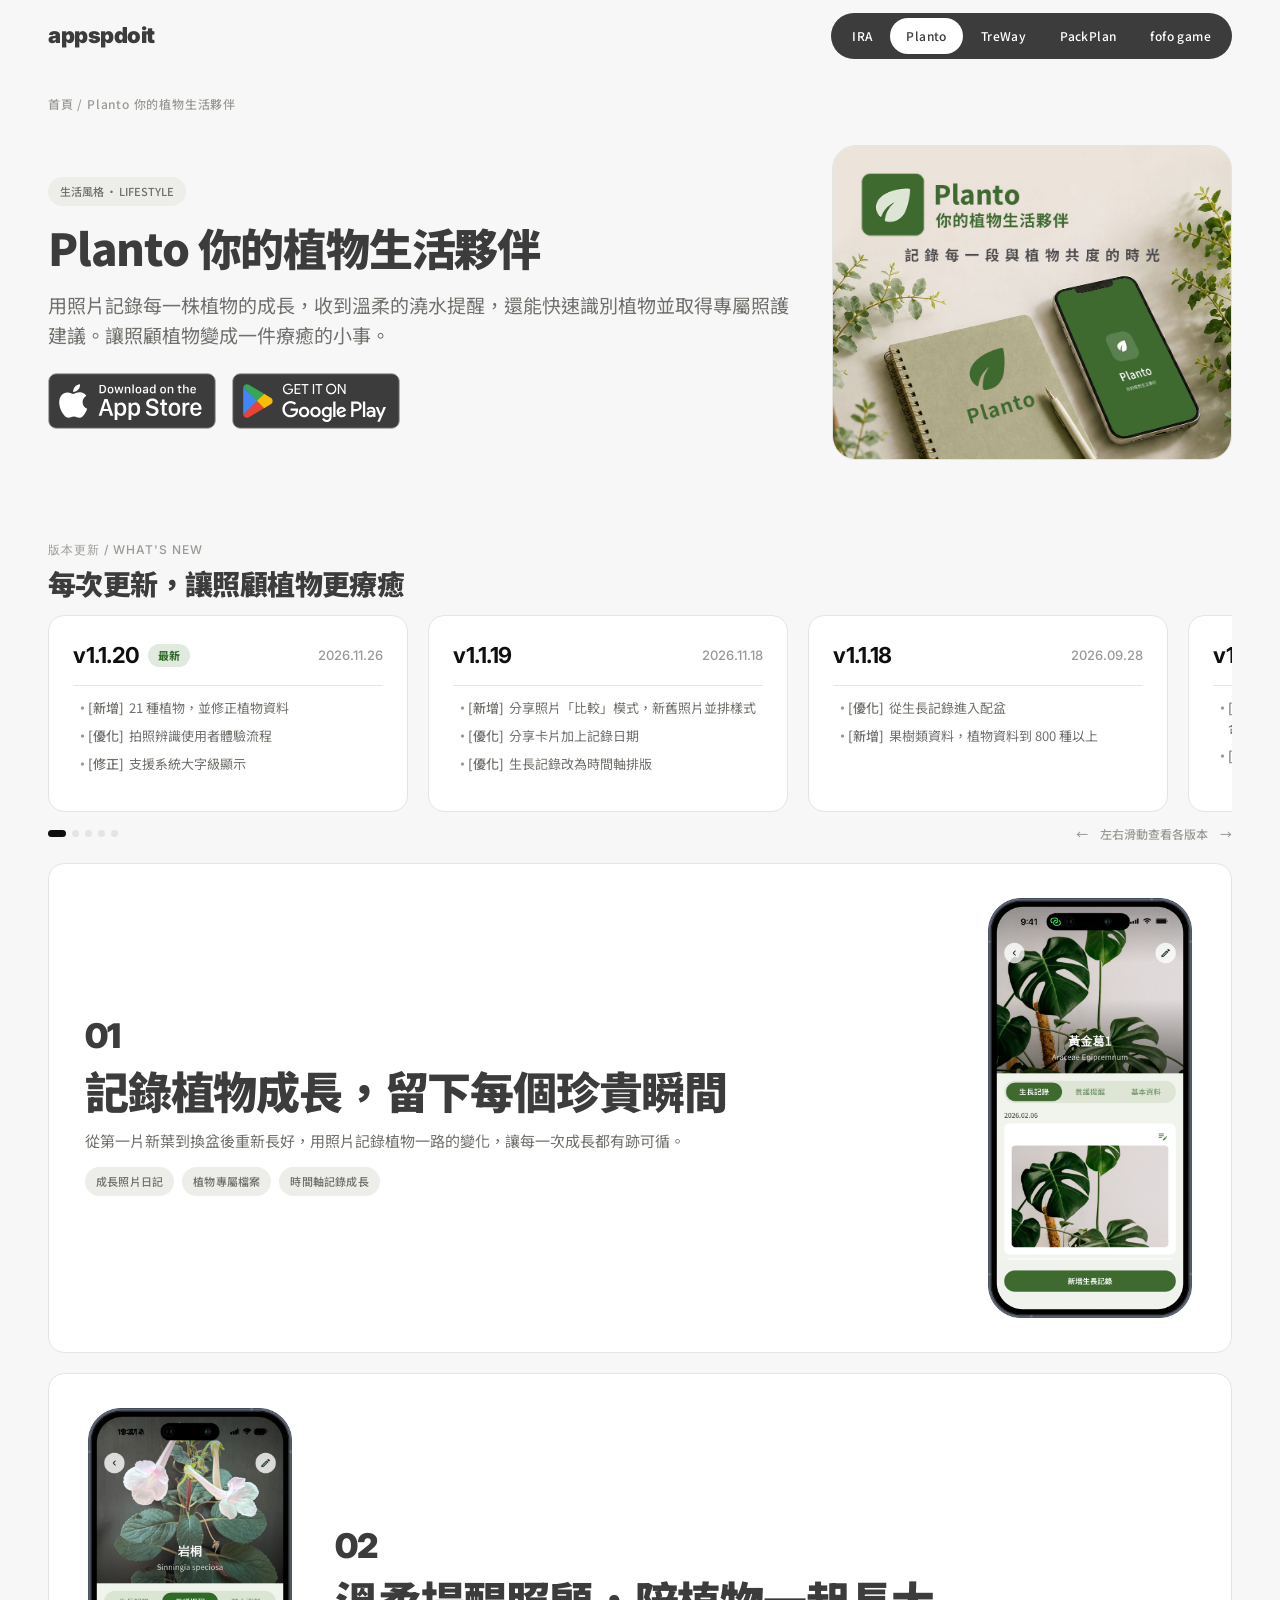
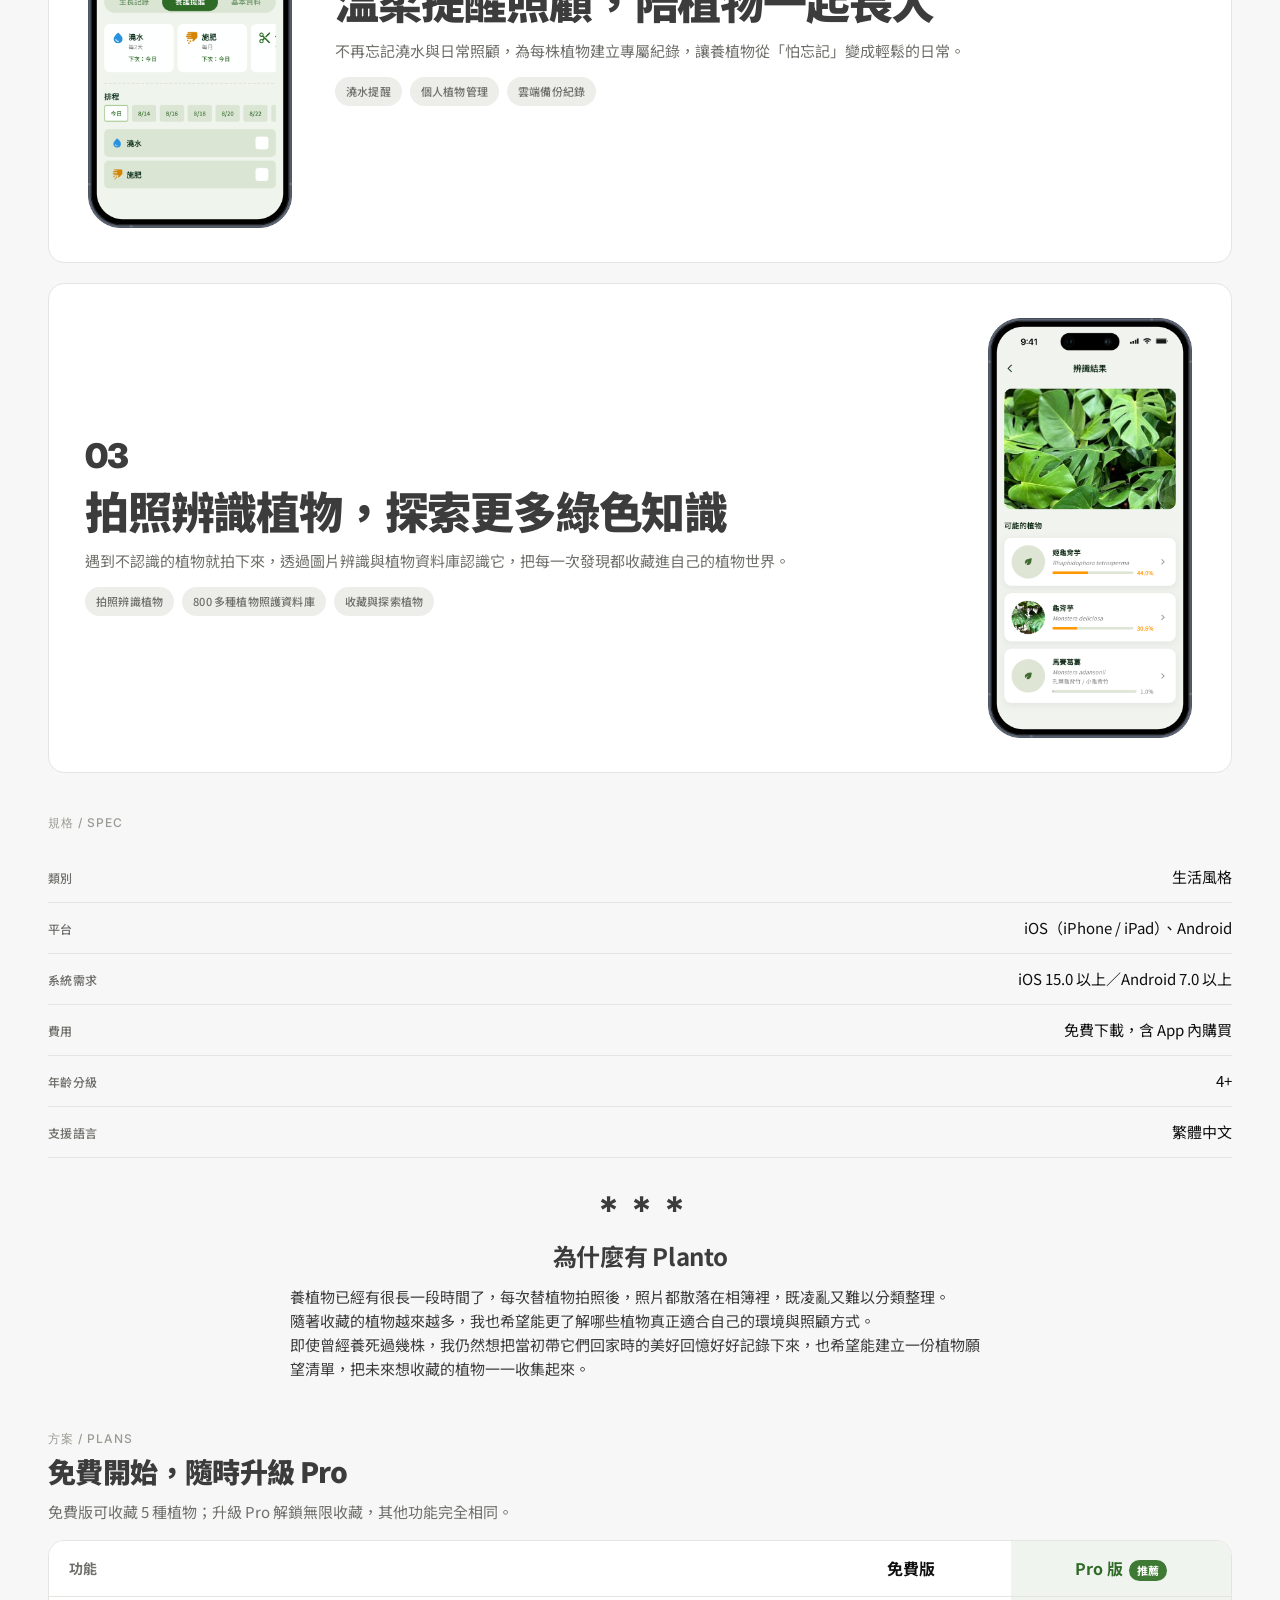
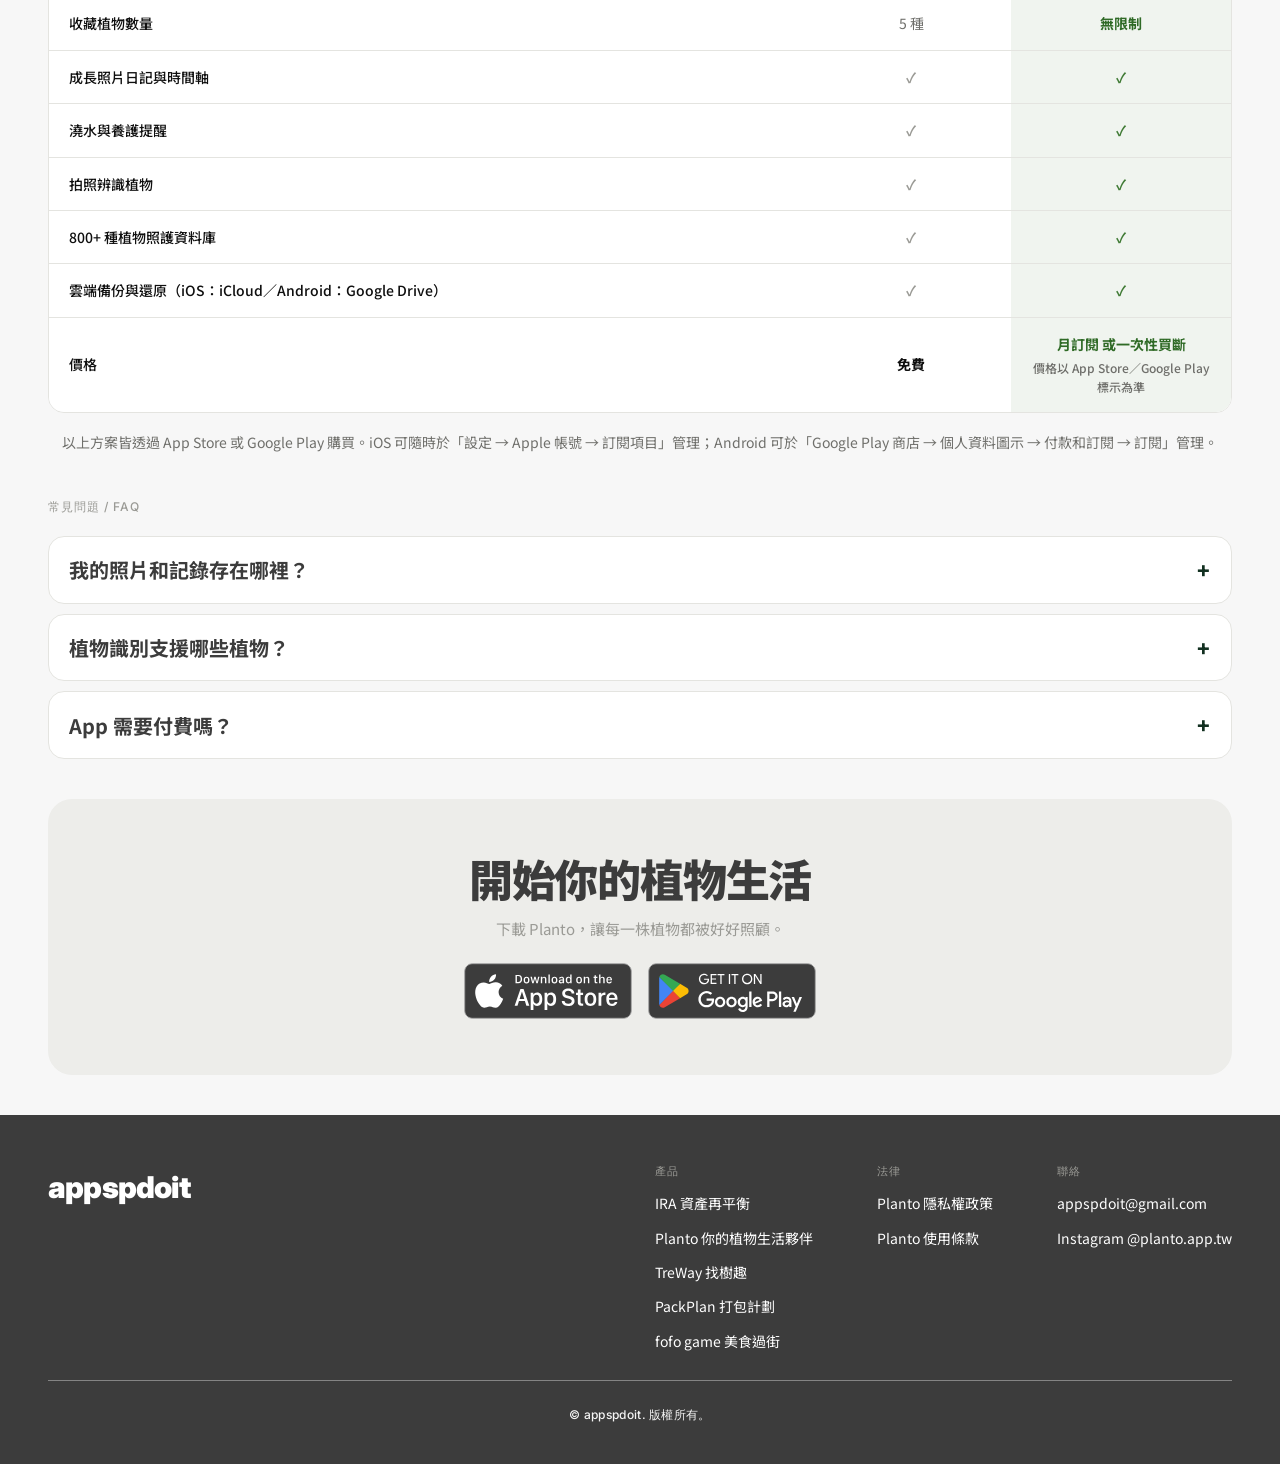
<file: apps/planto.html>
<!DOCTYPE html>
<html lang="zh-Hant">
<head>
  <!-- Google tag (gtag.js) -->
  <script async src="https://www.googletagmanager.com/gtag/js?id=G-VL5T086PDW"></script>
  <script>
    window.dataLayer = window.dataLayer || [];
    function gtag(){dataLayer.push(arguments);}
    gtag('js', new Date());

    gtag('config', 'G-VL5T086PDW');
  </script>
  <meta charset="UTF-8">
  <meta name="viewport" content="width=device-width, initial-scale=1.0">
  <title>Planto — appspdoit</title>
  <meta name="description" content="成長照片日記、溫柔澆水提醒、800 多種植物識別與照護建議。你的植物生活夥伴。">
  <meta property="og:type" content="website">
  <meta property="og:site_name" content="appspdoit">
  <meta property="og:title" content="Planto — appspdoit">
  <meta property="og:description" content="成長照片日記、溫柔澆水提醒、800 多種植物識別與照護建議。你的植物生活夥伴。">
  <meta property="og:url" content="https://shiaupingj.github.io/appspdoit/apps/planto.html">
  <meta property="og:image" content="https://shiaupingj.github.io/appspdoit/assets/og-planto.jpg">
  <meta property="og:image:width" content="1200">
  <meta property="og:image:height" content="630">
  <meta property="og:locale" content="zh_TW">
  <meta name="twitter:card" content="summary_large_image">
  <link rel="preconnect" href="https://fonts.googleapis.com">
  <link rel="preconnect" href="https://fonts.gstatic.com" crossorigin>
  <link href="https://fonts.googleapis.com/css2?family=Inter:wght@400;500;700;900&family=Noto+Sans+TC:wght@400;500;700;900&display=swap" rel="stylesheet">
  <link rel="stylesheet" href="../assets/style.css">
  <link rel="icon" href="../assets/icon_appsodoit.png">
</head>
<body class="theme-planto">
  <input type="checkbox" id="nav-toggle" class="nav-toggle" aria-hidden="true" tabindex="-1">
  <header class="site-header">
    <div class="container nav has-menu">
      <a class="wordmark" href="../index.html">appspdoit</a>
      <nav class="nav-pill" aria-label="App 選單">
        <a href="ira.html">IRA</a>
        <a class="active" aria-current="page" href="planto.html">Planto</a>
        <a href="treway.html">TreWay</a>
        <a href="packplan.html">PackPlan</a>
        <a href="../game/fofo.html">fofo game</a>
      </nav>
      <label for="nav-toggle" class="burger" aria-label="開啟選單">
        <span></span><span></span><span></span>
      </label>
    </div>
  </header>

  <label for="nav-toggle" class="nav-overlay" aria-hidden="true"></label>
  <aside class="mobile-menu" aria-label="產品選單">
    <div class="mobile-menu-head">
      <span class="section-label">產品 / APPS</span>
      <label for="nav-toggle" class="menu-close" aria-label="關閉選單">✕</label>
    </div>
    <a href="ira.html"><img class="menu-icon" src="../assets/app-icon-ira.png" alt="" width="32" height="32">IRA 資產再平衡</a>
    <a class="active" aria-current="page" href="planto.html"><img class="menu-icon" src="../assets/app-icon-planto.png" alt="" width="32" height="32">Planto 你的植物生活夥伴</a>
    <a href="treway.html"><img class="menu-icon" src="../assets/app-icon-treway.png" alt="" width="32" height="32">TreWay 找樹趣</a>
    <a href="packplan.html"><img class="menu-icon" src="../assets/packplan_app_icon_512.jpg" alt="" width="32" height="32">PackPlan 打包計劃</a>
    <a href="../game/fofo.html"><img class="menu-icon" src="../assets/app-icon-fofo.png" alt="" width="32" height="32">fofo game 美食過街</a>
  </aside>

  <div class="container crumb"><a href="../index.html">首頁</a> / Planto 你的植物生活夥伴</div>

  <main class="container">
    <section class="app-hero">
      <div class="app-hero-copy">
        <span class="chip">生活風格 · LIFESTYLE</span>
        <h1>Planto 你的植物生活夥伴</h1>
        <p class="lede">用照片記錄每一株植物的成長，收到溫柔的澆水提醒，還能快速識別植物並取得專屬照護建議。讓照顧植物變成一件療癒的小事。</p>
        <div class="store-badges">
          <a href="https://apps.apple.com/tw/app/planto/id6759149640" target="_blank" rel="noopener"><img src="../assets/badge-appstore.svg" alt="Download on the App Store"></a>
          <a href="https://play.google.com/store/apps/details?id=com.appspdoit.planto" target="_blank" rel="noopener"><img src="../assets/badge-googleplay.svg" alt="Get it on Google Play"></a>
        </div>
      </div>
      <div class="app-hero-media"><img src="../assets/card-planto.png" alt="Planto 植物生活 App 畫面預覽"></div>
    </section>

    <section class="whatsnew">
      <p class="section-label">版本更新 / WHAT'S NEW</p>
      <h2 class="wn-head">每次更新，讓照顧植物更療癒</h2>
      <div class="wn-slider">
        <article class="wn-card">
          <div class="wn-card-top">
            <span class="wn-ver">v1.1.20</span>
            <span class="wn-latest">最新</span>
            <span class="wn-date">2026.11.26</span>
          </div>
          <div class="wn-divider"></div>
          <ul class="wn-notes">
            <li><span class="wn-tag add">[新增]</span>21 種植物，並修正植物資料</li>
            <li><span class="wn-tag imp">[優化]</span>拍照辨識使用者體驗流程</li>
            <li><span class="wn-tag fix">[修正]</span>支援系統大字級顯示</li>
          </ul>
        </article>

        <article class="wn-card">
          <div class="wn-card-top">
            <span class="wn-ver">v1.1.19</span>
            <span class="wn-date">2026.11.18</span>
          </div>
          <div class="wn-divider"></div>
          <ul class="wn-notes">
            <li><span class="wn-tag add">[新增]</span>分享照片「比較」模式，新舊照片並排樣式</li>
            <li><span class="wn-tag imp">[優化]</span>分享卡片加上記錄日期</li>
            <li><span class="wn-tag imp">[優化]</span>生長記錄改為時間軸排版</li>
          </ul>
        </article>

        <article class="wn-card">
          <div class="wn-card-top">
            <span class="wn-ver">v1.1.18</span>
            <span class="wn-date">2026.09.28</span>
          </div>
          <div class="wn-divider"></div>
          <ul class="wn-notes">
            <li><span class="wn-tag imp">[優化]</span>從生長記錄進入配盆</li>
            <li><span class="wn-tag add">[新增]</span>果樹類資料，植物資料到 800 種以上</li>
          </ul>
        </article>

        <article class="wn-card">
          <div class="wn-card-top">
            <span class="wn-ver">v1.1.17</span>
            <span class="wn-date">2026.09.18</span>
          </div>
          <div class="wn-divider"></div>
          <ul class="wn-notes">
            <li><span class="wn-tag add">[新增]</span>小測驗：「✦ 測驗找到命定植物 ✦」找出適合你的植物</li>
            <li><span class="wn-tag add">[新增]</span>配盆功能，放入植物、盆器照來配盆</li>
          </ul>
        </article>

        <article class="wn-card">
          <div class="wn-card-top">
            <span class="wn-ver">v1.1.16</span>
            <span class="wn-date">2026.08.21</span>
          </div>
          <div class="wn-divider"></div>
          <ul class="wn-notes">
            <li><span class="wn-tag add">[新增]</span>8 張物種照片，加強收編植物的細節項目</li>
            <li><span class="wn-tag upd">[更新]</span>使用條款、隱私權政策網址變更與內容更新</li>
          </ul>
        </article>

        <article class="wn-card">
          <div class="wn-card-top">
            <span class="wn-ver">v1.1.14</span>
            <span class="wn-date">2026.07.22</span>
          </div>
          <div class="wn-divider"></div>
          <ul class="wn-notes">
            <li><span class="wn-tag add">[新增]</span>779 種植物全數補齊「養護要點」，每種都有清楚的照護建議</li>
            <li><span class="wn-tag imp">[優化]</span>介面改版：卡片視覺統一、新的浮動導覽列與快速新增按鈕</li>
          </ul>
        </article>

        <article class="wn-card">
          <div class="wn-card-top">
            <span class="wn-ver">v1.1.13</span>
            <span class="wn-date">2026.07.17</span>
          </div>
          <div class="wn-divider"></div>
          <ul class="wn-notes">
            <li><span class="wn-tag add">[新增]</span>11 種苔蘚資料與 15 張物種照片</li>
            <li><span class="wn-tag fix">[修正]</span>25 筆以上學名、中英名與分類的錯誤</li>
            <li><span class="wn-tag add">[新增]</span>設定頁「給我們評分」</li>
          </ul>
        </article>

        <article class="wn-card">
          <div class="wn-card-top">
            <span class="wn-ver">v1.1.12</span>
            <span class="wn-date">2026.06.16</span>
          </div>
          <div class="wn-divider"></div>
          <ul class="wn-notes">
            <li><span class="wn-tag add">[新增]</span>iCloud 雲端備份與還原</li>
            <li><span class="wn-tag add">[新增]</span>提醒時間滾輪選取</li>
            <li><span class="wn-tag imp">[優化]</span>備份頁圖示與介面細節</li>
          </ul>
        </article>

        <article class="wn-card">
          <div class="wn-card-top">
            <span class="wn-ver">v1.1.10</span>
            <span class="wn-date">2026.05.27</span>
          </div>
          <div class="wn-divider"></div>
          <ul class="wn-notes">
            <li><span class="wn-tag add">[新增]</span>生長記錄照片可連續滑動瀏覽</li>
            <li><span class="wn-tag add">[新增]</span>版本更新通知與逐版本「不再顯示」</li>
          </ul>
        </article>
      </div>
      <div class="wn-foot">
        <div class="wn-dots"><i class="active"></i><i></i><i></i><i></i><i></i></div>
        <span class="wn-hint">←　左右滑動查看各版本　→</span>
      </div>
    </section>

    <section class="features">
      <article class="feature-card">
        <div class="feature-body">
          <span class="feature-num">01</span>
          <h3>記錄植物成長，留下每個珍貴瞬間</h3>
          <p>從第一片新葉到換盆後重新長好，用照片記錄植物一路的變化，讓每一次成長都有跡可循。</p>
          <div class="chips">
            <span class="chip-sm">成長照片日記</span>
            <span class="chip-sm">植物專屬檔案</span>
            <span class="chip-sm">時間軸記錄成長</span>
          </div>
        </div>
        <div class="feature-media feature-media--shot"><img src="../assets/planto-screen-1.png" alt="Planto 成長日記畫面"></div>
      </article>

      <article class="feature-card">
        <div class="feature-body">
          <span class="feature-num">02</span>
          <h3>溫柔提醒照顧，陪植物一起長大</h3>
          <p>不再忘記澆水與日常照顧，為每株植物建立專屬紀錄，讓養植物從「怕忘記」變成輕鬆的日常。</p>
          <div class="chips">
            <span class="chip-sm">澆水提醒</span>
            <span class="chip-sm">個人植物管理</span>
            <span class="chip-sm">雲端備份紀錄</span>
          </div>
        </div>
        <div class="feature-media feature-media--shot"><img src="../assets/planto-screen-2.png" alt="Planto 澆水提醒畫面"></div>
      </article>

      <article class="feature-card">
        <div class="feature-body">
          <span class="feature-num">03</span>
          <h3>拍照辨識植物，探索更多綠色知識</h3>
          <p>遇到不認識的植物就拍下來，透過圖片辨識與植物資料庫認識它，把每一次發現都收藏進自己的植物世界。</p>
          <div class="chips">
            <span class="chip-sm">拍照辨識植物</span>
            <span class="chip-sm">800 多種植物照護資料庫</span>
            <span class="chip-sm">收藏與探索植物</span>
          </div>
        </div>
        <div class="feature-media feature-media--shot"><img src="../assets/planto-screen-3.png" alt="Planto 植物識別畫面"></div>
      </article>
    </section>

    <section class="spec">
      <p class="section-label">規格 / SPEC</p>
      <div class="spec-list">
        <div class="spec-row"><span class="k">類別</span><span class="v">生活風格</span></div>
        <div class="spec-row"><span class="k">平台</span><span class="v">iOS（iPhone / iPad）、Android</span></div>
        <div class="spec-row"><span class="k">系統需求</span><span class="v">iOS 15.0 以上／Android 7.0 以上</span></div>
        <div class="spec-row"><span class="k">費用</span><span class="v">免費下載，含 App 內購買</span></div>
        <div class="spec-row"><span class="k">年齡分級</span><span class="v">4+</span></div>
        <div class="spec-row"><span class="k">支援語言</span><span class="v">繁體中文</span></div>
      </div>

      <div class="why">
        <span class="why-mark">＊＊＊</span>
        <h3>為什麼有 Planto</h3>
        <p>養植物已經有很長一段時間了，每次替植物拍照後，照片都散落在相簿裡，既凌亂又難以分類整理。<br>隨著收藏的植物越來越多，我也希望能更了解哪些植物真正適合自己的環境與照顧方式。<br>即使曾經養死過幾株，我仍然想把當初帶它們回家時的美好回憶好好記錄下來，也希望能建立一份植物願望清單，把未來想收藏的植物一一收集起來。</p>
      </div>
    </section>

    <section class="plans">
      <p class="section-label">方案 / PLANS</p>
      <h2 class="plans-head">免費開始，隨時升級 Pro</h2>
      <p class="plans-sub">免費版可收藏 5 種植物；升級 Pro 解鎖無限收藏，其他功能完全相同。</p>
      <div class="compare-wrap">
        <table class="compare">
          <thead>
            <tr>
              <th class="c-feat" scope="col">功能</th>
              <th class="c-free" scope="col">免費版</th>
              <th class="c-pro pro" scope="col">Pro 版<span class="c-badge">推薦</span></th>
            </tr>
          </thead>
          <tbody>
            <tr>
              <th scope="row">收藏植物數量</th>
              <td class="diff-free">5 種</td>
              <td class="pro diff-pro">無限制</td>
            </tr>
            <tr>
              <th scope="row">成長照片日記與時間軸</th>
              <td><span class="chk-free">✓</span></td>
              <td class="pro"><span class="chk">✓</span></td>
            </tr>
            <tr>
              <th scope="row">澆水與養護提醒</th>
              <td><span class="chk-free">✓</span></td>
              <td class="pro"><span class="chk">✓</span></td>
            </tr>
            <tr>
              <th scope="row">拍照辨識植物</th>
              <td><span class="chk-free">✓</span></td>
              <td class="pro"><span class="chk">✓</span></td>
            </tr>
            <tr>
              <th scope="row">800+ 種植物照護資料庫</th>
              <td><span class="chk-free">✓</span></td>
              <td class="pro"><span class="chk">✓</span></td>
            </tr>
            <tr>
              <th scope="row">雲端備份與還原（iOS：iCloud／Android：Google Drive）</th>
              <td><span class="chk-free">✓</span></td>
              <td class="pro"><span class="chk">✓</span></td>
            </tr>
            <tr class="row-price">
              <th scope="row">價格</th>
              <td>免費</td>
              <td class="pro diff-pro">月訂閱 或一次性買斷<span class="price-alt">價格以 App Store／Google Play 標示為準</span></td>
            </tr>
          </tbody>
        </table>
      </div>
      <p class="plans-note">以上方案皆透過 App Store 或 Google Play 購買。iOS 可隨時於「設定 → Apple 帳號 → 訂閱項目」管理；Android 可於「Google Play 商店 → 個人資料圖示 → 付款和訂閱 → 訂閱」管理。</p>
    </section>

    <section class="faq">
      <p class="section-label">常見問題 / FAQ</p>
      <div class="faq-list">
        <details class="faq-item">
          <summary>我的照片和記錄存在哪裡？</summary>
          <p>你的植物記錄可雲端備份，方便換機時不遺失資料。詳情請參閱<a href="../legal/planto-privacy.html">隱私權政策</a>。</p>
        </details>
        <details class="faq-item">
          <summary>植物識別支援哪些植物？</summary>
          <p>App 內建 800 多種植物資料，每種都附有照護建議。</p>
        </details>
        <details class="faq-item">
          <summary>App 需要付費嗎？</summary>
          <p>免費下載。免費版可加入 5 筆植物資料；如需記錄第 6 筆以上，可購買 Pro 版解鎖。</p>
        </details>
      </div>
    </section>

    <section class="cta">
      <h2>開始你的植物生活</h2>
      <p>下載 Planto，讓每一株植物都被好好照顧。</p>
      <div class="store-badges">
        <a href="https://apps.apple.com/tw/app/planto/id6759149640" target="_blank" rel="noopener"><img src="../assets/badge-appstore.svg" alt="Download on the App Store"></a>
        <a href="https://play.google.com/store/apps/details?id=com.appspdoit.planto" target="_blank" rel="noopener"><img src="../assets/badge-googleplay.svg" alt="Get it on Google Play"></a>
      </div>
    </section>
  </main>

  <footer class="site-footer">
    <div class="container">
      <div class="footer-top">
        <span class="footer-wordmark">appspdoit</span>
        <div class="footer-cols">
          <div class="footer-col">
            <h4>產品</h4>
            <a href="ira.html">IRA 資產再平衡</a>
            <a href="planto.html">Planto 你的植物生活夥伴</a>
            <a href="treway.html">TreWay 找樹趣</a>
            <a href="packplan.html">PackPlan 打包計劃</a>
            <a href="../game/fofo.html">fofo game 美食過街</a>
          </div>
          <div class="footer-col">
            <h4>法律</h4>
            <a href="../legal/planto-privacy.html">Planto 隱私權政策</a>
            <a href="../legal/planto-terms.html">Planto 使用條款</a>
          </div>
          <div class="footer-col">
            <h4>聯絡</h4>
            <a href="mailto:appspdoit@gmail.com">appspdoit@gmail.com</a>
            <a href="https://www.instagram.com/planto.app.tw/" target="_blank" rel="noopener">Instagram @planto.app.tw</a>
          </div>
        </div>
      </div>
      <div class="footer-bottom">
        <span class="copy">© appspdoit. 版權所有。</span>
      </div>
    </div>
  </footer>
</body>
</html>
</file>
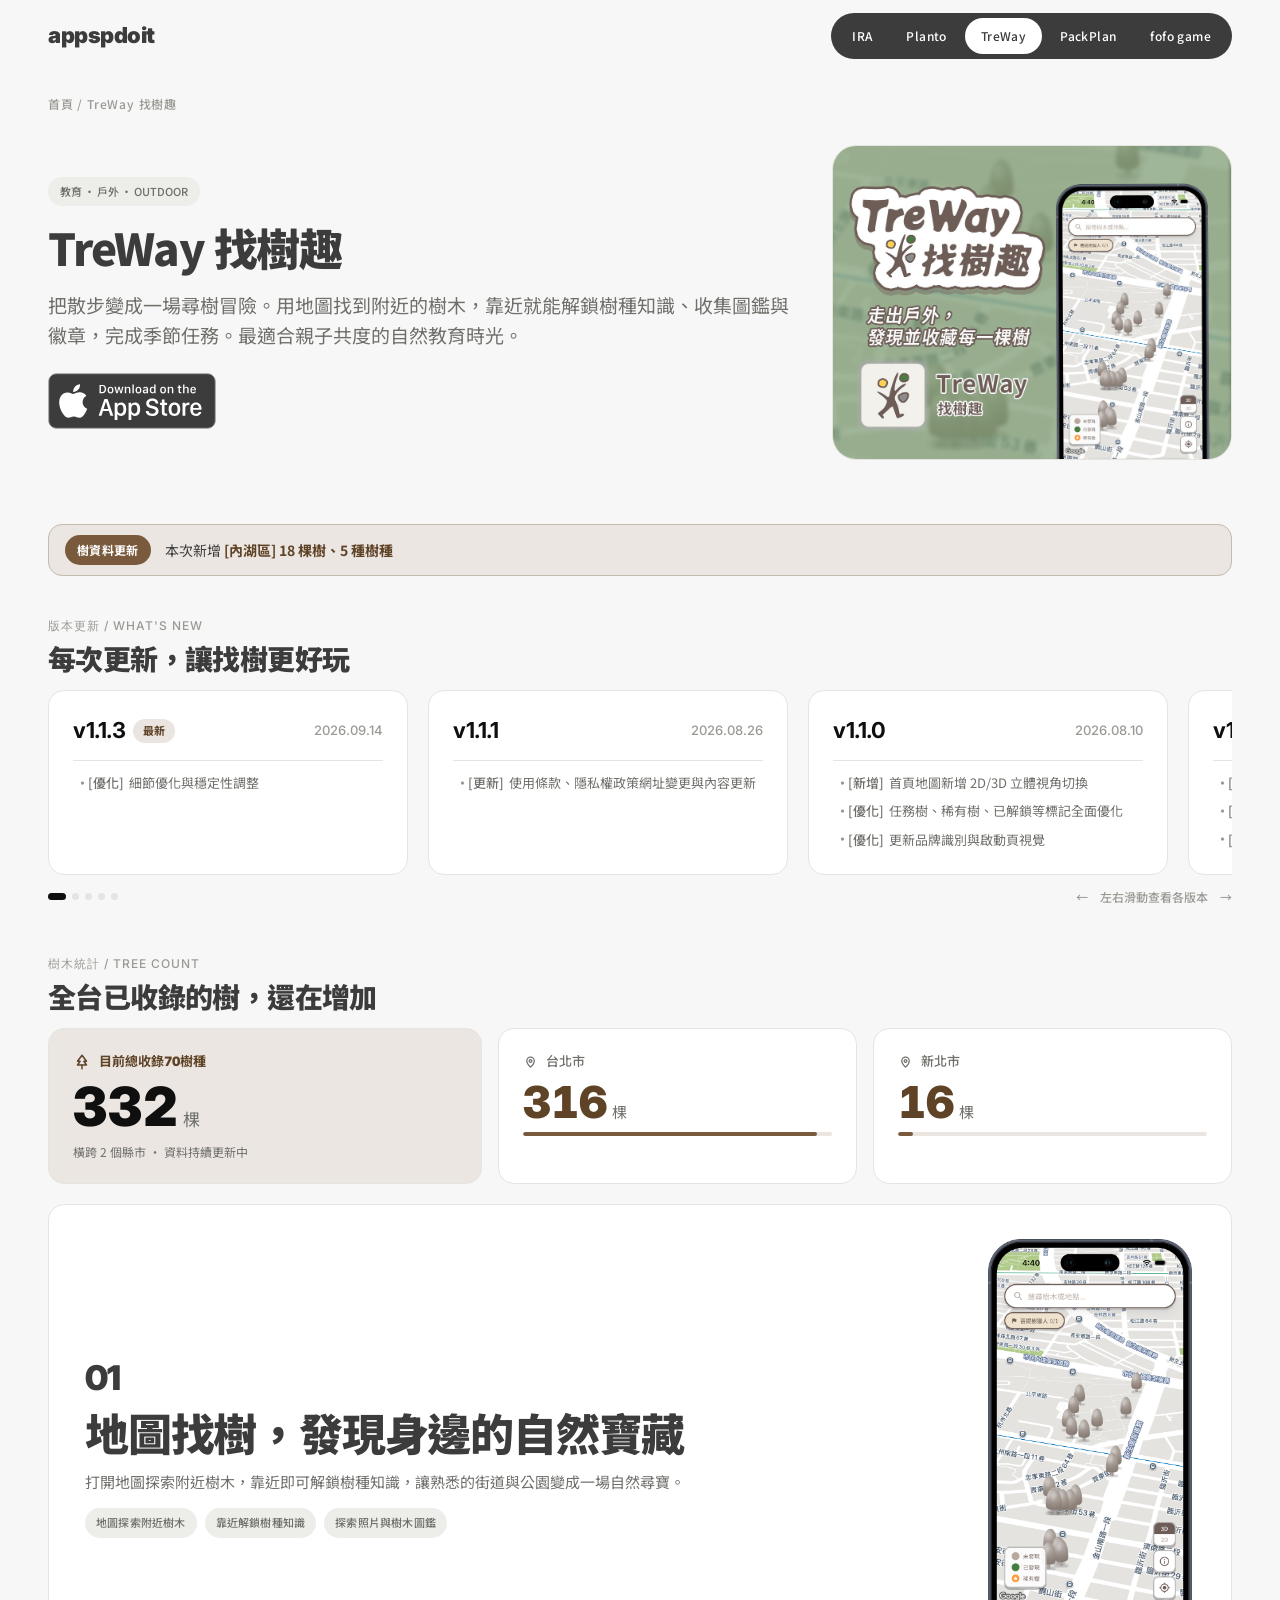
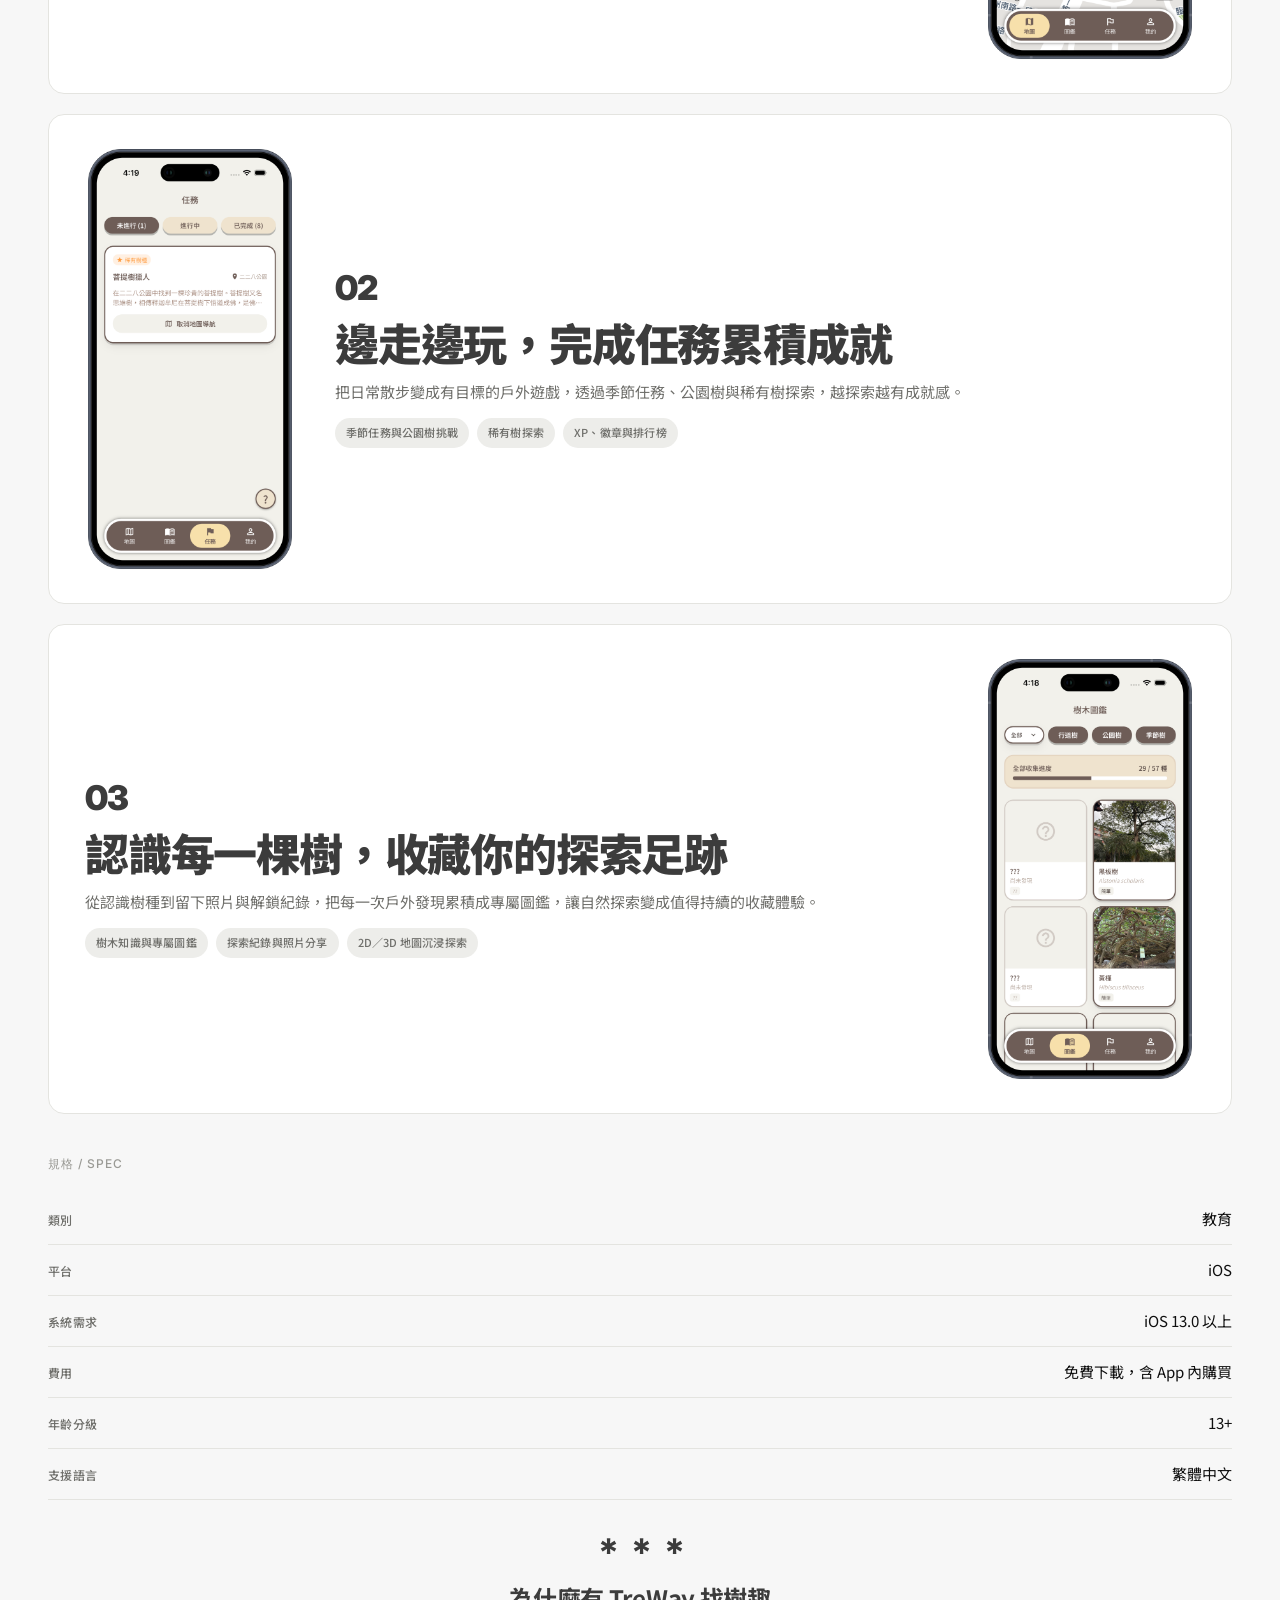
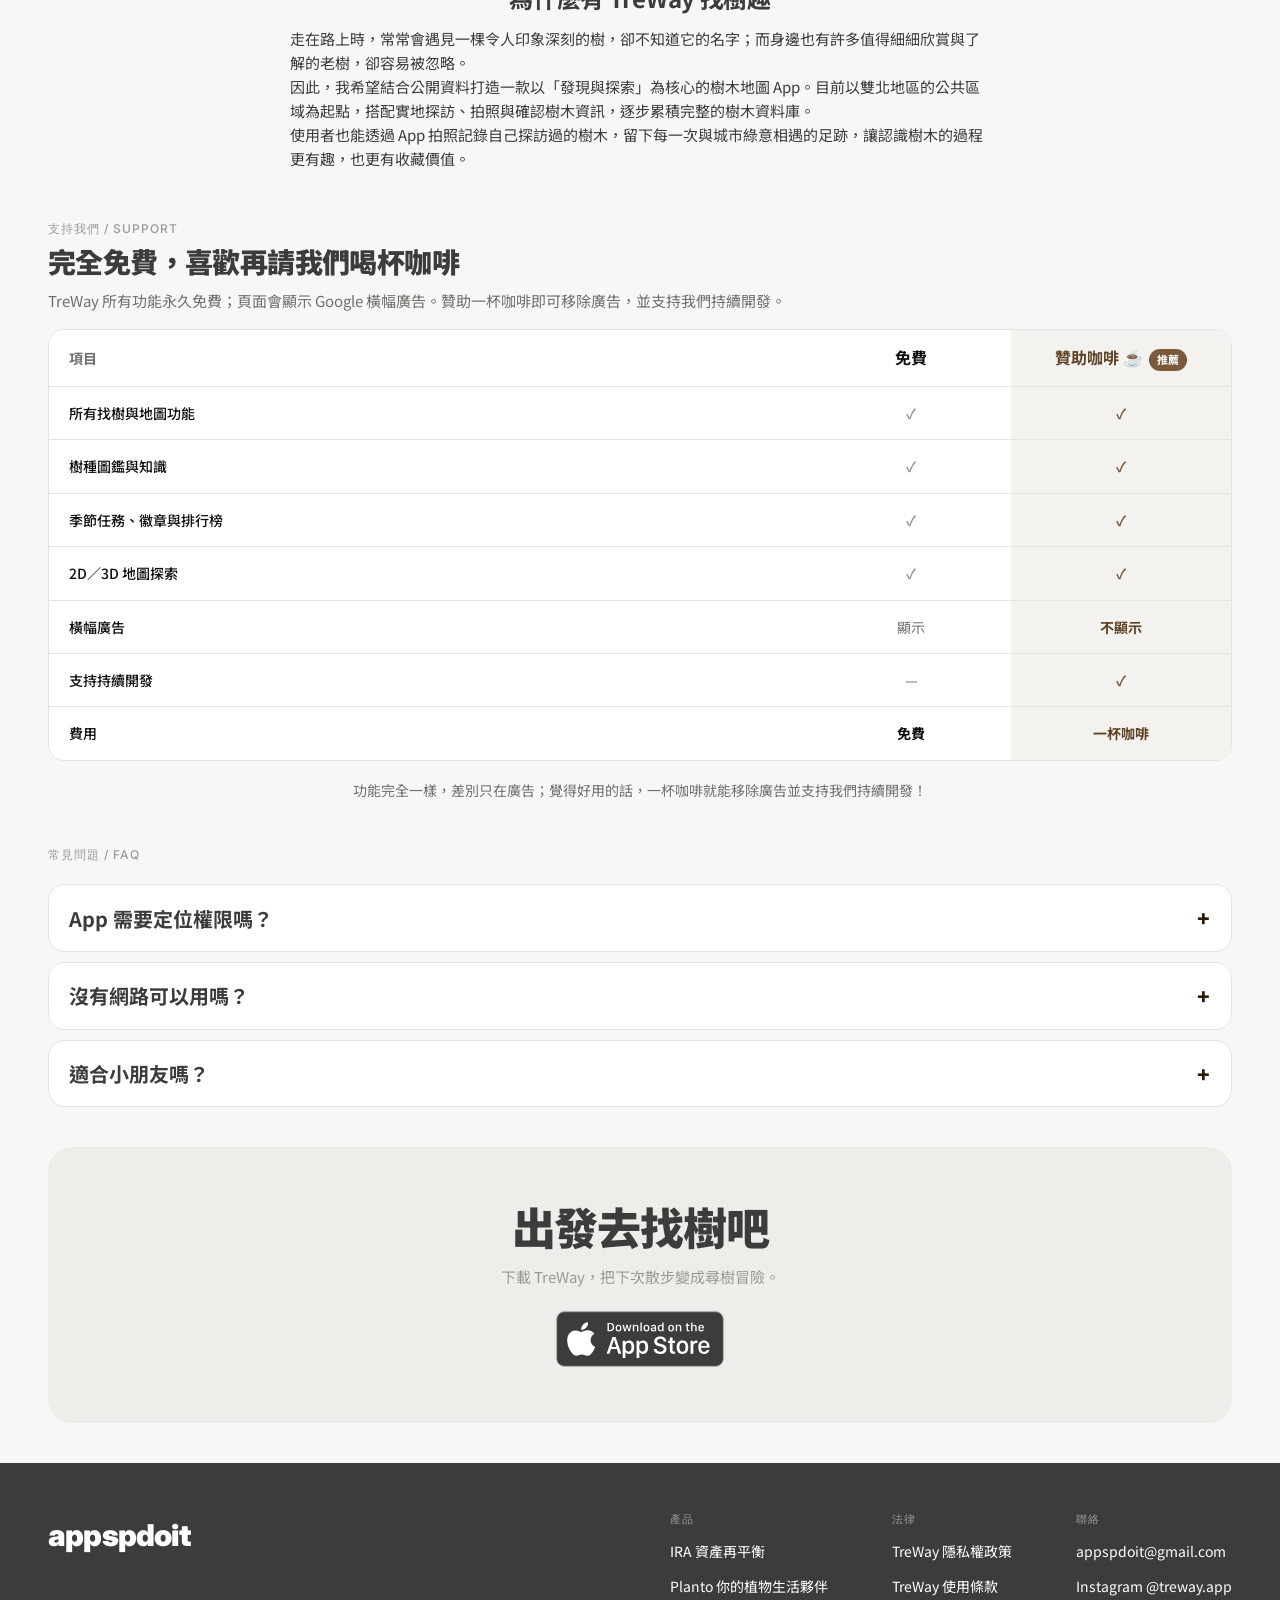
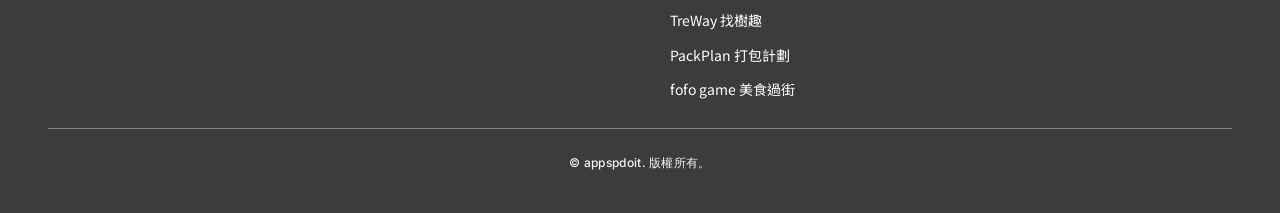
<file: apps/treway.html>
<!DOCTYPE html>
<html lang="zh-Hant">
<head>
  <!-- Google tag (gtag.js) -->
  <script async src="https://www.googletagmanager.com/gtag/js?id=G-VL5T086PDW"></script>
  <script>
    window.dataLayer = window.dataLayer || [];
    function gtag(){dataLayer.push(arguments);}
    gtag('js', new Date());

    gtag('config', 'G-VL5T086PDW');
  </script>
  <meta charset="UTF-8">
  <meta name="viewport" content="width=device-width, initial-scale=1.0">
  <title>TreWay 找樹趣 — appspdoit</title>
  <meta name="description" content="結合地圖探索、樹木圖鑑與遊戲化任務，靠近樹木即可解鎖知識、收集徽章。最適合親子自然散步。">
  <meta property="og:type" content="website">
  <meta property="og:site_name" content="appspdoit">
  <meta property="og:title" content="TreWay 找樹趣 — appspdoit">
  <meta property="og:description" content="結合地圖探索、樹木圖鑑與遊戲化任務，靠近樹木即可解鎖知識、收集徽章。最適合親子自然散步。">
  <meta property="og:url" content="https://shiaupingj.github.io/appspdoit/apps/treway.html">
  <meta property="og:image" content="https://shiaupingj.github.io/appspdoit/assets/og-treway.jpg">
  <meta property="og:image:width" content="1200">
  <meta property="og:image:height" content="630">
  <meta property="og:locale" content="zh_TW">
  <meta name="twitter:card" content="summary_large_image">
  <link rel="preconnect" href="https://fonts.googleapis.com">
  <link rel="preconnect" href="https://fonts.gstatic.com" crossorigin>
  <link href="https://fonts.googleapis.com/css2?family=Inter:wght@400;500;700;900&family=Noto+Sans+TC:wght@400;500;700;900&display=swap" rel="stylesheet">
  <link rel="stylesheet" href="../assets/style.css">
  <link rel="icon" href="../assets/icon_appsodoit.png">
</head>
<body class="theme-treway">
  <input type="checkbox" id="nav-toggle" class="nav-toggle" aria-hidden="true" tabindex="-1">
  <header class="site-header">
    <div class="container nav has-menu">
      <a class="wordmark" href="../index.html">appspdoit</a>
      <nav class="nav-pill" aria-label="App 選單">
        <a href="ira.html">IRA</a>
        <a href="planto.html">Planto</a>
        <a class="active" aria-current="page" href="treway.html">TreWay</a>
        <a href="packplan.html">PackPlan</a>
        <a href="../game/fofo.html">fofo game</a>
      </nav>
      <label for="nav-toggle" class="burger" aria-label="開啟選單">
        <span></span><span></span><span></span>
      </label>
    </div>
  </header>

  <label for="nav-toggle" class="nav-overlay" aria-hidden="true"></label>
  <aside class="mobile-menu" aria-label="產品選單">
    <div class="mobile-menu-head">
      <span class="section-label">產品 / APPS</span>
      <label for="nav-toggle" class="menu-close" aria-label="關閉選單">✕</label>
    </div>
    <a href="ira.html"><img class="menu-icon" src="../assets/app-icon-ira.png" alt="" width="32" height="32">IRA 資產再平衡</a>
    <a href="planto.html"><img class="menu-icon" src="../assets/app-icon-planto.png" alt="" width="32" height="32">Planto 你的植物生活夥伴</a>
    <a class="active" aria-current="page" href="treway.html"><img class="menu-icon" src="../assets/app-icon-treway.png" alt="" width="32" height="32">TreWay 找樹趣</a>
    <a href="packplan.html"><img class="menu-icon" src="../assets/packplan_app_icon_512.jpg" alt="" width="32" height="32">PackPlan 打包計劃</a>
    <a href="../game/fofo.html"><img class="menu-icon" src="../assets/app-icon-fofo.png" alt="" width="32" height="32">fofo game 美食過街</a>
  </aside>

  <div class="container crumb"><a href="../index.html">首頁</a> / TreWay 找樹趣</div>

  <main class="container">
    <section class="app-hero">
      <div class="app-hero-copy">
        <span class="chip">教育 · 戶外 · OUTDOOR</span>
        <h1>TreWay 找樹趣</h1>
        <p class="lede">把散步變成一場尋樹冒險。用地圖找到附近的樹木，靠近就能解鎖樹種知識、收集圖鑑與徽章，完成季節任務。最適合親子共度的自然教育時光。</p>
        <div class="store-badges">
          <a href="https://apps.apple.com/us/app/treway-%E6%89%BE%E6%A8%B9%E8%B6%A3/id6760888010" target="_blank" rel="noopener"><img src="../assets/badge-appstore.svg" alt="Download on the App Store"></a>
        </div>
      </div>
      <div class="app-hero-media"><img src="../assets/card-treway.png" alt="TreWay 找樹趣 App 畫面預覽"></div>
    </section>

    <section class="tw-marquee-sec" aria-label="樹資料更新公告">
      <div class="tw-marquee">
        <span class="tw-marquee-tag">樹資料更新</span>
        <div class="tw-marquee-vp">
          <div class="tw-marquee-track">
            <span class="tw-marquee-item">本次新增 <b>[內湖區] 18 棵樹、5 種樹種</b></span>
            <span class="tw-marquee-item" aria-hidden="true">本次新增 <b>[內湖區] 18 棵樹、5 種樹種</b></span>
          </div>
        </div>
      </div>
    </section>

    <section class="whatsnew">
      <p class="section-label">版本更新 / WHAT'S NEW</p>
      <h2 class="wn-head">每次更新，讓找樹更好玩</h2>
      <div class="wn-slider">
        <article class="wn-card">
          <div class="wn-card-top">
            <span class="wn-ver">v1.1.3</span>
            <span class="wn-latest">最新</span>
            <span class="wn-date">2026.09.14</span>
          </div>
          <div class="wn-divider"></div>
          <ul class="wn-notes">
            <li><span class="wn-tag imp">[優化]</span>細節優化與穩定性調整</li>
          </ul>
        </article>

        <article class="wn-card">
          <div class="wn-card-top">
            <span class="wn-ver">v1.1.1</span>
            <span class="wn-date">2026.08.26</span>
          </div>
          <div class="wn-divider"></div>
          <ul class="wn-notes">
            <li><span class="wn-tag upd">[更新]</span>使用條款、隱私權政策網址變更與內容更新</li>
          </ul>
        </article>

        <article class="wn-card">
          <div class="wn-card-top">
            <span class="wn-ver">v1.1.0</span>
            <span class="wn-date">2026.08.10</span>
          </div>
          <div class="wn-divider"></div>
          <ul class="wn-notes">
            <li><span class="wn-tag add">[新增]</span>首頁地圖新增 2D/3D 立體視角切換</li>
            <li><span class="wn-tag imp">[優化]</span>任務樹、稀有樹、已解鎖等標記全面優化</li>
            <li><span class="wn-tag imp">[優化]</span>更新品牌識別與啟動頁視覺</li>
          </ul>
        </article>

        <article class="wn-card">
          <div class="wn-card-top">
            <span class="wn-ver">v1.0.8</span>
            <span class="wn-date">2026.08.03</span>
          </div>
          <div class="wn-divider"></div>
          <ul class="wn-notes">
            <li><span class="wn-tag add">[新增]</span>全新人形樹品牌視覺（圖示/Logo/啟動頁）</li>
            <li><span class="wn-tag add">[新增]</span>板橋地區樹木資料上架</li>
            <li><span class="wn-tag fix">[修正]</span>地圖測試資料排除、樹點顯示與徽章列</li>
          </ul>
        </article>

        <article class="wn-card">
          <div class="wn-card-top">
            <span class="wn-ver">v1.0.6</span>
            <span class="wn-date">2026.06.10</span>
          </div>
          <div class="wn-divider"></div>
          <ul class="wn-notes">
            <li><span class="wn-tag add">[新增]</span>首次使用教學導引</li>
            <li><span class="wn-tag imp">[優化]</span>任務卡改版：地點、任務描述與獎勵 XP</li>
            <li><span class="wn-tag imp">[優化]</span>地圖提示卡配色</li>
          </ul>
        </article>
      </div>
      <div class="wn-foot">
        <div class="wn-dots"><i class="active"></i><i></i><i></i><i></i><i></i></div>
        <span class="wn-hint">←　左右滑動查看各版本　→</span>
      </div>
    </section>

    <section class="treecount" aria-label="樹木收錄統計">
      <p class="section-label">樹木統計 / TREE COUNT</p>
      <h2 class="wn-head">全台已收錄的樹，還在增加</h2>
      <div class="tc-grid">
        <div class="tc-tile tc-total">
          <div class="tc-tile-head">
            <svg width="18" height="18" viewBox="0 0 24 24" fill="none" stroke="currentColor" stroke-width="2" stroke-linecap="round" stroke-linejoin="round" aria-hidden="true"><path d="M12 3l6 8h-3.5L18 16H6l3.5-5H6l6-8z"/><path d="M12 16v5"/></svg>
            <span>目前總收錄<span class="tc-num tc-head-num" data-count="74">0</span>樹種</span>
          </div>
          <div class="tc-num-row">
            <span class="tc-num" data-count="349">0</span><span class="tc-unit">棵</span>
          </div>
          <p class="tc-cap">橫跨 2 個縣市 · 資料持續更新中</p>
        </div>
        <div class="tc-tile">
          <div class="tc-tile-head tc-city">
            <svg width="15" height="15" viewBox="0 0 24 24" fill="none" stroke="currentColor" stroke-width="2" stroke-linecap="round" stroke-linejoin="round" aria-hidden="true"><path d="M12 21s-6-5.686-6-10a6 6 0 1 1 12 0c0 4.314-6 10-6 10z"/><circle cx="12" cy="11" r="2.2"/></svg>
            <span>台北市</span>
          </div>
          <div class="tc-num-row">
            <span class="tc-num" data-count="332">0</span><span class="tc-unit">棵</span>
          </div>
          <div class="tc-bar"><i data-w="100"></i></div>
        </div>
        <div class="tc-tile">
          <div class="tc-tile-head tc-city">
            <svg width="15" height="15" viewBox="0 0 24 24" fill="none" stroke="currentColor" stroke-width="2" stroke-linecap="round" stroke-linejoin="round" aria-hidden="true"><path d="M12 21s-6-5.686-6-10a6 6 0 1 1 12 0c0 4.314-6 10-6 10z"/><circle cx="12" cy="11" r="2.2"/></svg>
            <span>新北市</span>
          </div>
          <div class="tc-num-row">
            <span class="tc-num" data-count="17">0</span><span class="tc-unit">棵</span>
          </div>
          <div class="tc-bar"><i data-w="5"></i></div>
        </div>
      </div>
    </section>

    <section class="features">
      <article class="feature-card">
        <div class="feature-body">
          <span class="feature-num">01</span>
          <h3>地圖找樹，發現身邊的自然寶藏</h3>
          <p>打開地圖探索附近樹木，靠近即可解鎖樹種知識，讓熟悉的街道與公園變成一場自然尋寶。</p>
          <div class="chips">
            <span class="chip-sm">地圖探索附近樹木</span>
            <span class="chip-sm">靠近解鎖樹種知識</span>
            <span class="chip-sm">探索照片與樹木圖鑑</span>
          </div>
        </div>
        <div class="feature-media feature-media--shot"><img src="../assets/treway-screen-1.png" alt="TreWay 地圖探索畫面"></div>
      </article>

      <article class="feature-card">
        <div class="feature-body">
          <span class="feature-num">02</span>
          <h3>邊走邊玩，完成任務累積成就</h3>
          <p>把日常散步變成有目標的戶外遊戲，透過季節任務、公園樹與稀有樹探索，越探索越有成就感。</p>
          <div class="chips">
            <span class="chip-sm">季節任務與公園樹挑戰</span>
            <span class="chip-sm">稀有樹探索</span>
            <span class="chip-sm">XP、徽章與排行榜</span>
          </div>
        </div>
        <div class="feature-media feature-media--shot"><img src="../assets/treway-screen-2.png" alt="TreWay 任務與徽章畫面"></div>
      </article>

      <article class="feature-card">
        <div class="feature-body">
          <span class="feature-num">03</span>
          <h3>認識每一棵樹，收藏你的探索足跡</h3>
          <p>從認識樹種到留下照片與解鎖紀錄，把每一次戶外發現累積成專屬圖鑑，讓自然探索變成值得持續的收藏體驗。</p>
          <div class="chips">
            <span class="chip-sm">樹木知識與專屬圖鑑</span>
            <span class="chip-sm">探索紀錄與照片分享</span>
            <span class="chip-sm">2D／3D 地圖沉浸探索</span>
          </div>
        </div>
        <div class="feature-media feature-media--shot"><img src="../assets/treway-screen-3.png" alt="TreWay 圖鑑收藏畫面"></div>
      </article>
    </section>

    <section class="spec">
      <p class="section-label">規格 / SPEC</p>
      <div class="spec-list">
        <div class="spec-row"><span class="k">類別</span><span class="v">教育</span></div>
        <div class="spec-row"><span class="k">平台</span><span class="v">iOS</span></div>
        <div class="spec-row"><span class="k">系統需求</span><span class="v">iOS 13.0 以上</span></div>
        <div class="spec-row"><span class="k">費用</span><span class="v">免費下載，含 App 內購買</span></div>
        <div class="spec-row"><span class="k">年齡分級</span><span class="v">13+</span></div>
        <div class="spec-row"><span class="k">支援語言</span><span class="v">繁體中文</span></div>
      </div>

      <div class="why">
        <span class="why-mark">＊＊＊</span>
        <h3>為什麼有 TreWay 找樹趣</h3>
        <p>走在路上時，常常會遇見一棵令人印象深刻的樹，卻不知道它的名字；而身邊也有許多值得細細欣賞與了解的老樹，卻容易被忽略。<br>因此，我希望結合公開資料打造一款以「發現與探索」為核心的樹木地圖 App。目前以雙北地區的公共區域為起點，搭配實地探訪、拍照與確認樹木資訊，逐步累積完整的樹木資料庫。<br>使用者也能透過 App 拍照記錄自己探訪過的樹木，留下每一次與城市綠意相遇的足跡，讓認識樹木的過程更有趣，也更有收藏價值。</p>
      </div>
    </section>

    <section class="plans">
      <p class="section-label">支持我們 / SUPPORT</p>
      <h2 class="plans-head">完全免費，喜歡再請我們喝杯咖啡</h2>
      <p class="plans-sub">TreWay 所有功能永久免費；頁面會顯示 Google 橫幅廣告。贊助一杯咖啡即可移除廣告，並支持我們持續開發。</p>
      <div class="compare-wrap">
        <table class="compare">
          <thead>
            <tr>
              <th class="c-feat" scope="col">項目</th>
              <th class="c-free" scope="col">免費</th>
              <th class="c-pro pro" scope="col">贊助咖啡 ☕<span class="c-badge">推薦</span></th>
            </tr>
          </thead>
          <tbody>
            <tr>
              <th scope="row">所有找樹與地圖功能</th>
              <td><span class="chk-free">✓</span></td>
              <td class="pro"><span class="chk">✓</span></td>
            </tr>
            <tr>
              <th scope="row">樹種圖鑑與知識</th>
              <td><span class="chk-free">✓</span></td>
              <td class="pro"><span class="chk">✓</span></td>
            </tr>
            <tr>
              <th scope="row">季節任務、徽章與排行榜</th>
              <td><span class="chk-free">✓</span></td>
              <td class="pro"><span class="chk">✓</span></td>
            </tr>
            <tr>
              <th scope="row">2D／3D 地圖探索</th>
              <td><span class="chk-free">✓</span></td>
              <td class="pro"><span class="chk">✓</span></td>
            </tr>
            <tr>
              <th scope="row">橫幅廣告</th>
              <td class="diff-free">顯示</td>
              <td class="pro diff-pro">不顯示</td>
            </tr>
            <tr>
              <th scope="row">支持持續開發</th>
              <td><span class="chk-free">—</span></td>
              <td class="pro"><span class="chk">✓</span></td>
            </tr>
            <tr class="row-price">
              <th scope="row">費用</th>
              <td>免費</td>
              <td class="pro diff-pro">一杯咖啡</td>
            </tr>
          </tbody>
        </table>
      </div>
      <p class="plans-note">功能完全一樣，差別只在廣告；覺得好用的話，一杯咖啡就能移除廣告並支持我們持續開發！</p>
    </section>

    <section class="faq">
      <p class="section-label">常見問題 / FAQ</p>
      <div class="faq-list">
        <details class="faq-item">
          <summary>App 需要定位權限嗎？</summary>
          <p>需要。TreWay 透過你的位置在地圖上顯示附近的樹木標記並解鎖知識。位置的使用方式請參閱隱私權政策。</p>
        </details>
        <details class="faq-item">
          <summary>沒有網路可以用嗎？</summary>
          <p>地圖探索與尋樹功能需要網路連線以取得地圖與樹木資料。</p>
        </details>
        <details class="faq-item">
          <summary>適合小朋友嗎？</summary>
          <p>App 分級為 13+，很適合親子在家長陪同下一起進行自然散步與探索。</p>
        </details>
      </div>
    </section>

    <section class="cta">
      <h2>出發去找樹吧</h2>
      <p>下載 TreWay，把下次散步變成尋樹冒險。</p>
      <div class="store-badges">
        <a href="https://apps.apple.com/us/app/treway-%E6%89%BE%E6%A8%B9%E8%B6%A3/id6760888010" target="_blank" rel="noopener"><img src="../assets/badge-appstore.svg" alt="Download on the App Store"></a>
      </div>
    </section>
  </main>

  <footer class="site-footer">
    <div class="container">
      <div class="footer-top">
        <span class="footer-wordmark">appspdoit</span>
        <div class="footer-cols">
          <div class="footer-col">
            <h4>產品</h4>
            <a href="ira.html">IRA 資產再平衡</a>
            <a href="planto.html">Planto 你的植物生活夥伴</a>
            <a href="treway.html">TreWay 找樹趣</a>
            <a href="packplan.html">PackPlan 打包計劃</a>
            <a href="../game/fofo.html">fofo game 美食過街</a>
          </div>
          <div class="footer-col">
            <h4>法律</h4>
            <a href="../legal/treway-privacy.html">TreWay 隱私權政策</a>
            <a href="../legal/treway-terms.html">TreWay 使用條款</a>
          </div>
          <div class="footer-col">
            <h4>聯絡</h4>
            <a href="mailto:appspdoit@gmail.com">appspdoit@gmail.com</a>
            <a href="https://www.instagram.com/treway.app/" target="_blank" rel="noopener">Instagram @treway.app</a>
          </div>
        </div>
      </div>
      <div class="footer-bottom">
        <span class="copy">© appspdoit. 版權所有。</span>
      </div>
    </div>
  </footer>

  <script>
    // 樹木統計 count-up：捲入視窗才觸發，尊重 prefers-reduced-motion
    (function () {
      var sec = document.querySelector('.treecount');
      if (!sec) return;
      var nums = sec.querySelectorAll('.tc-num');
      var bars = sec.querySelectorAll('.tc-bar i');
      function paint(e) {
        nums.forEach(function (n) {
          n.textContent = Math.round((+n.dataset.count) * e).toLocaleString('en-US');
        });
        bars.forEach(function (b) {
          b.style.width = (parseFloat(b.dataset.w) * e) + '%';
        });
      }
      if (window.matchMedia && matchMedia('(prefers-reduced-motion: reduce)').matches) {
        paint(1);
        return;
      }
      var started = false;
      function run() {
        if (started) return;
        started = true;
        var dur = 1500, start = null;
        function ease(t) { return 1 - Math.pow(1 - t, 3); }
        function tick(ts) {
          if (start === null) start = ts;
          var p = Math.min(1, (ts - start) / dur);
          paint(ease(p));
          if (p < 1) requestAnimationFrame(tick);
        }
        requestAnimationFrame(tick);
      }
      function inView() {
        var r = sec.getBoundingClientRect();
        var vh = window.innerHeight || document.documentElement.clientHeight;
        return r.top < vh * 0.85 && r.bottom > 0;
      }
      function check() {
        if (!inView()) return;
        run();
        window.removeEventListener('scroll', check);
        window.removeEventListener('resize', check);
      }
      window.addEventListener('scroll', check, { passive: true });
      window.addEventListener('resize', check, { passive: true });
      check();
    })();

    // 跑馬燈：只有訊息寬度超出可視區才捲動（桌機通常靜態、手機才跑）
    (function () {
      var m = document.querySelector('.tw-marquee');
      if (!m) return;
      var vp = m.querySelector('.tw-marquee-vp');
      var it = m.querySelector('.tw-marquee-item');
      if (!vp || !it) return;
      function fit() {
        var padR = parseFloat(getComputedStyle(it).paddingRight) || 0;
        var textW = it.getBoundingClientRect().width - padR;
        m.classList.toggle('is-scrolling', textW > vp.getBoundingClientRect().width - 1);
      }
      fit();
      window.addEventListener('resize', fit, { passive: true });
      if (document.fonts && document.fonts.ready) { document.fonts.ready.then(fit); }
    })();
  </script>
</body>
</html>
</file>
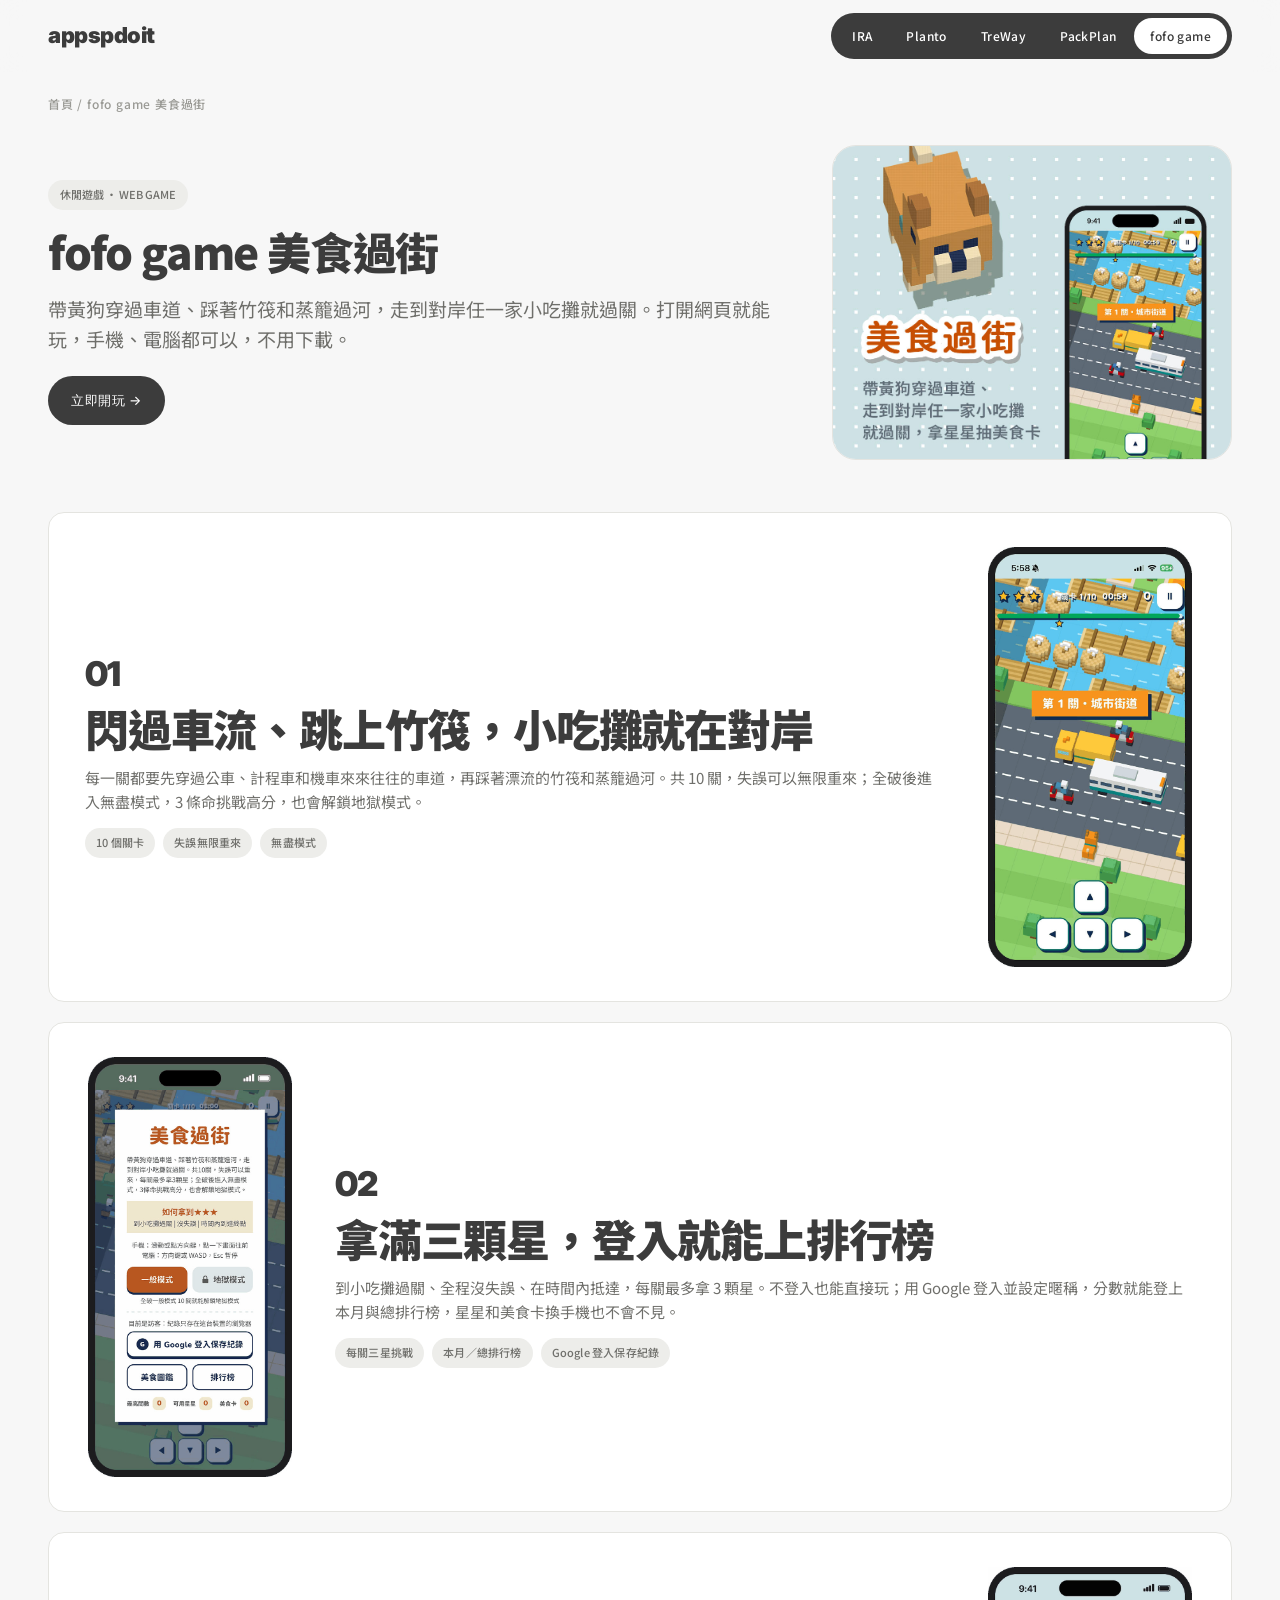
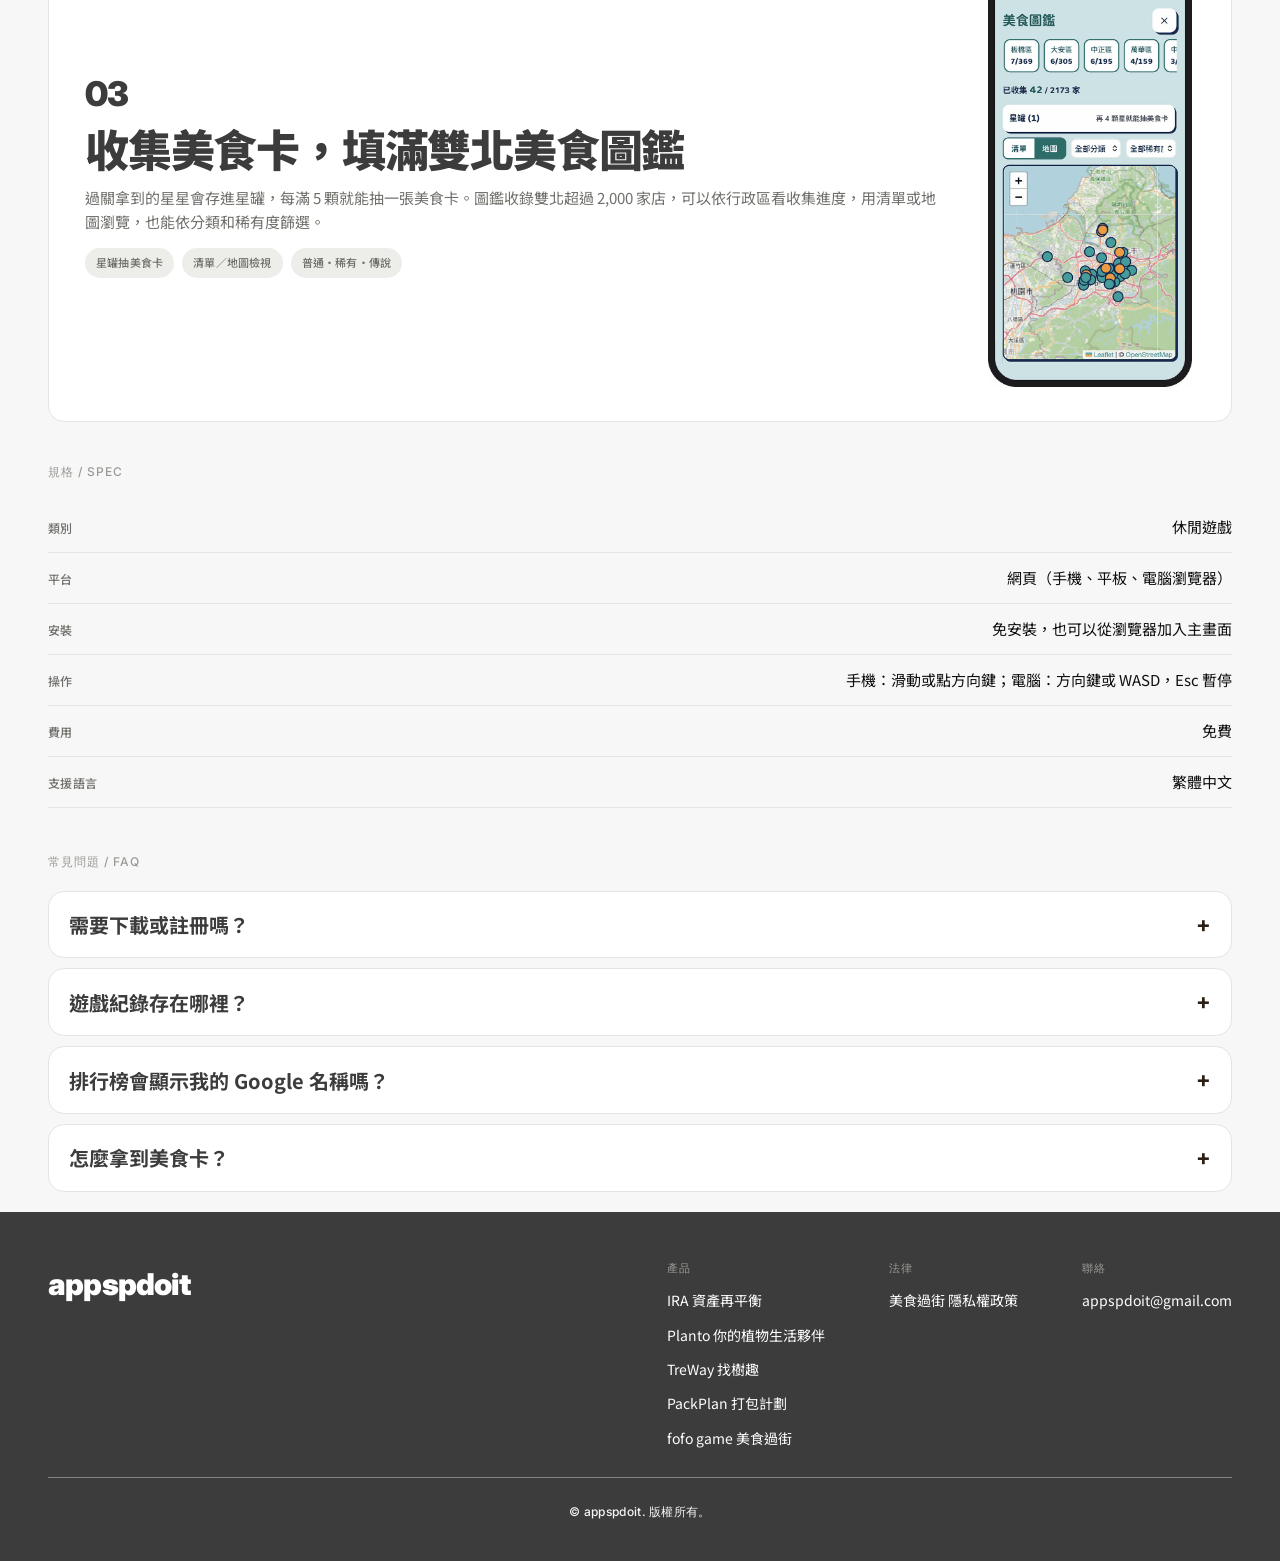
<file: game/fofo.html>
<!DOCTYPE html>
<html lang="zh-Hant">
<head>
  <!-- Google tag (gtag.js) -->
  <script async src="https://www.googletagmanager.com/gtag/js?id=G-VL5T086PDW"></script>
  <script>
    window.dataLayer = window.dataLayer || [];
    function gtag(){dataLayer.push(arguments);}
    gtag('js', new Date());

    gtag('config', 'G-VL5T086PDW');
  </script>
  <meta charset="UTF-8">
  <meta name="viewport" content="width=device-width, initial-scale=1.0">
  <title>美食過街 fofo game — appspdoit</title>
  <meta name="description" content="免安裝的網頁小遊戲：帶黃狗穿過車道、踩竹筏過河，走到對岸的小吃攤就過關。10 關三星挑戰、無盡模式，還能收集雙北美食卡。">
  <meta property="og:type" content="website">
  <meta property="og:site_name" content="appspdoit">
  <meta property="og:title" content="美食過街 fofo game — appspdoit">
  <meta property="og:description" content="免安裝的網頁小遊戲：帶黃狗穿過車道、踩竹筏過河，走到對岸的小吃攤就過關。10 關三星挑戰、無盡模式，還能收集雙北美食卡。">
  <meta property="og:url" content="https://shiaupingj.github.io/appspdoit/game/fofo.html">
  <meta property="og:image" content="https://shiaupingj.github.io/appspdoit/assets/og-fofo.jpg">
  <meta property="og:image:width" content="1200">
  <meta property="og:image:height" content="630">
  <meta property="og:locale" content="zh_TW">
  <meta name="twitter:card" content="summary_large_image">
  <link rel="preconnect" href="https://fonts.googleapis.com">
  <link rel="preconnect" href="https://fonts.gstatic.com" crossorigin>
  <link href="https://fonts.googleapis.com/css2?family=Inter:wght@400;500;700;900&family=Noto+Sans+TC:wght@400;500;700;900&display=swap" rel="stylesheet">
  <link rel="stylesheet" href="../assets/style.css">
  <link rel="icon" href="../assets/icon_appsodoit.png">
</head>
<body class="theme-fofo">
  <input type="checkbox" id="nav-toggle" class="nav-toggle" aria-hidden="true" tabindex="-1">
  <header class="site-header">
    <div class="container nav has-menu">
      <a class="wordmark" href="../index.html">appspdoit</a>
      <nav class="nav-pill" aria-label="App 選單">
        <a href="../apps/ira.html">IRA</a>
        <a href="../apps/planto.html">Planto</a>
        <a href="../apps/treway.html">TreWay</a>
        <a href="../apps/packplan.html">PackPlan</a>
        <a class="active" aria-current="page" href="fofo.html">fofo game</a>
      </nav>
      <label for="nav-toggle" class="burger" aria-label="開啟選單">
        <span></span><span></span><span></span>
      </label>
    </div>
  </header>

  <label for="nav-toggle" class="nav-overlay" aria-hidden="true"></label>
  <aside class="mobile-menu" aria-label="產品選單">
    <div class="mobile-menu-head">
      <span class="section-label">產品 / APPS</span>
      <label for="nav-toggle" class="menu-close" aria-label="關閉選單">✕</label>
    </div>
    <a href="../apps/ira.html"><img class="menu-icon" src="../assets/app-icon-ira.png" alt="" width="32" height="32">IRA 資產再平衡</a>
    <a href="../apps/planto.html"><img class="menu-icon" src="../assets/app-icon-planto.png" alt="" width="32" height="32">Planto 你的植物生活夥伴</a>
    <a href="../apps/treway.html"><img class="menu-icon" src="../assets/app-icon-treway.png" alt="" width="32" height="32">TreWay 找樹趣</a>
    <a href="../apps/packplan.html"><img class="menu-icon" src="../assets/packplan_app_icon_512.jpg" alt="" width="32" height="32">PackPlan 打包計劃</a>
    <a class="active" aria-current="page" href="fofo.html"><img class="menu-icon" src="../assets/app-icon-fofo.png" alt="" width="32" height="32">fofo game 美食過街</a>
  </aside>

  <div class="container crumb"><a href="../index.html">首頁</a> / fofo game 美食過街</div>

  <main class="container">
    <section class="app-hero">
      <div class="app-hero-copy">
        <span class="chip">休閒遊戲 · WEB GAME</span>
        <h1>fofo game 美食過街</h1>
        <p class="lede">帶黃狗穿過車道、踩著竹筏和蒸籠過河，走到對岸任一家小吃攤就過關。打開網頁就能玩，手機、電腦都可以，不用下載。</p>
        <div class="store-buttons">
          <a class="btn btn-primary" href="https://fofo-game.shiaupingj.workers.dev/" target="_blank" rel="noopener">立即開玩 →</a>
        </div>
      </div>
      <div class="app-hero-media"><img src="../assets/card-fofo.jpg" alt="美食過街 遊戲畫面預覽"></div>
    </section>

    <section class="features">
      <article class="feature-card">
        <div class="feature-body">
          <span class="feature-num">01</span>
          <h3>閃過車流、跳上竹筏，小吃攤就在對岸</h3>
          <p>每一關都要先穿過公車、計程車和機車來來往往的車道，再踩著漂流的竹筏和蒸籠過河。共 10 關，失誤可以無限重來；全破後進入無盡模式，3 條命挑戰高分，也會解鎖地獄模式。</p>
          <div class="chips">
            <span class="chip-sm">10 個關卡</span>
            <span class="chip-sm">失誤無限重來</span>
            <span class="chip-sm">無盡模式</span>
          </div>
        </div>
        <div class="feature-media feature-media--shot"><img src="../assets/fofo-screen-1.png" alt="美食過街 過馬路與過河的關卡畫面"></div>
      </article>

      <article class="feature-card">
        <div class="feature-body">
          <span class="feature-num">02</span>
          <h3>拿滿三顆星，登入就能上排行榜</h3>
          <p>到小吃攤過關、全程沒失誤、在時間內抵達，每關最多拿 3 顆星。不登入也能直接玩；用 Google 登入並設定暱稱，分數就能登上本月與總排行榜，星星和美食卡換手機也不會不見。</p>
          <div class="chips">
            <span class="chip-sm">每關三星挑戰</span>
            <span class="chip-sm">本月／總排行榜</span>
            <span class="chip-sm">Google 登入保存紀錄</span>
          </div>
        </div>
        <div class="feature-media feature-media--shot"><img src="../assets/fofo-screen-2.png" alt="美食過街 開始畫面與三星條件說明"></div>
      </article>

      <article class="feature-card">
        <div class="feature-body">
          <span class="feature-num">03</span>
          <h3>收集美食卡，填滿雙北美食圖鑑</h3>
          <p>過關拿到的星星會存進星罐，每滿 5 顆就能抽一張美食卡。圖鑑收錄雙北超過 2,000 家店，可以依行政區看收集進度，用清單或地圖瀏覽，也能依分類和稀有度篩選。</p>
          <div class="chips">
            <span class="chip-sm">星罐抽美食卡</span>
            <span class="chip-sm">清單／地圖檢視</span>
            <span class="chip-sm">普通・稀有・傳說</span>
          </div>
        </div>
        <div class="feature-media feature-media--shot"><img src="../assets/fofo-screen-3.png" alt="美食過街 美食圖鑑地圖畫面"></div>
      </article>
    </section>

    <section class="spec">
      <p class="section-label">規格 / SPEC</p>
      <div class="spec-list">
        <div class="spec-row"><span class="k">類別</span><span class="v">休閒遊戲</span></div>
        <div class="spec-row"><span class="k">平台</span><span class="v">網頁（手機、平板、電腦瀏覽器）</span></div>
        <div class="spec-row"><span class="k">安裝</span><span class="v">免安裝，也可以從瀏覽器加入主畫面</span></div>
        <div class="spec-row"><span class="k">操作</span><span class="v">手機：滑動或點方向鍵；電腦：方向鍵或 WASD，Esc 暫停</span></div>
        <div class="spec-row"><span class="k">費用</span><span class="v">免費</span></div>
        <div class="spec-row"><span class="k">支援語言</span><span class="v">繁體中文</span></div>
      </div>
    </section>

    <section class="faq">
      <p class="section-label">常見問題 / FAQ</p>
      <div class="faq-list">
        <details class="faq-item">
          <summary>需要下載或註冊嗎？</summary>
          <p>不需要。用瀏覽器打開<a href="https://fofo-game.shiaupingj.workers.dev/" target="_blank" rel="noopener">遊戲網址</a>就能直接玩。想像 App 一樣從桌面開啟，可以用瀏覽器的「加入主畫面」。</p>
        </details>
        <details class="faq-item">
          <summary>遊戲紀錄存在哪裡？</summary>
          <p>沒有登入時，遊戲會自動幫你建立訪客帳號，紀錄只能從這台裝置的瀏覽器讀取，清除瀏覽器資料或換裝置就找不回來。用 Google 登入後，關數、星星和美食卡會保存在你的帳號，換手機也能接著玩。詳情請參閱<a href="../legal/fofo-privacy.html">隱私權政策</a>。</p>
        </details>
        <details class="faq-item">
          <summary>排行榜會顯示我的 Google 名稱嗎？</summary>
          <p>不會。排行榜只顯示你自己設定的暱稱，不會顯示 Google 帳號名稱。</p>
        </details>
        <details class="faq-item">
          <summary>怎麼拿到美食卡？</summary>
          <p>過關拿星星，星罐每滿 5 顆就能抽一張美食卡。卡片分為普通、稀有、傳說三種稀有度，抽到的店家會收進美食圖鑑。</p>
        </details>
      </div>
    </section>
  </main>

  <footer class="site-footer">
    <div class="container">
      <div class="footer-top">
        <span class="footer-wordmark">appspdoit</span>
        <div class="footer-cols">
          <div class="footer-col">
            <h4>產品</h4>
            <a href="../apps/ira.html">IRA 資產再平衡</a>
            <a href="../apps/planto.html">Planto 你的植物生活夥伴</a>
            <a href="../apps/treway.html">TreWay 找樹趣</a>
            <a href="../apps/packplan.html">PackPlan 打包計劃</a>
            <a href="fofo.html">fofo game 美食過街</a>
          </div>
          <div class="footer-col">
            <h4>法律</h4>
            <a href="../legal/fofo-privacy.html">美食過街 隱私權政策</a>
          </div>
          <div class="footer-col">
            <h4>聯絡</h4>
            <a href="mailto:appspdoit@gmail.com">appspdoit@gmail.com</a>
          </div>
        </div>
      </div>
      <div class="footer-bottom">
        <span class="copy">© appspdoit. 版權所有。</span>
      </div>
    </div>
  </footer>
</body>
</html>
</file>
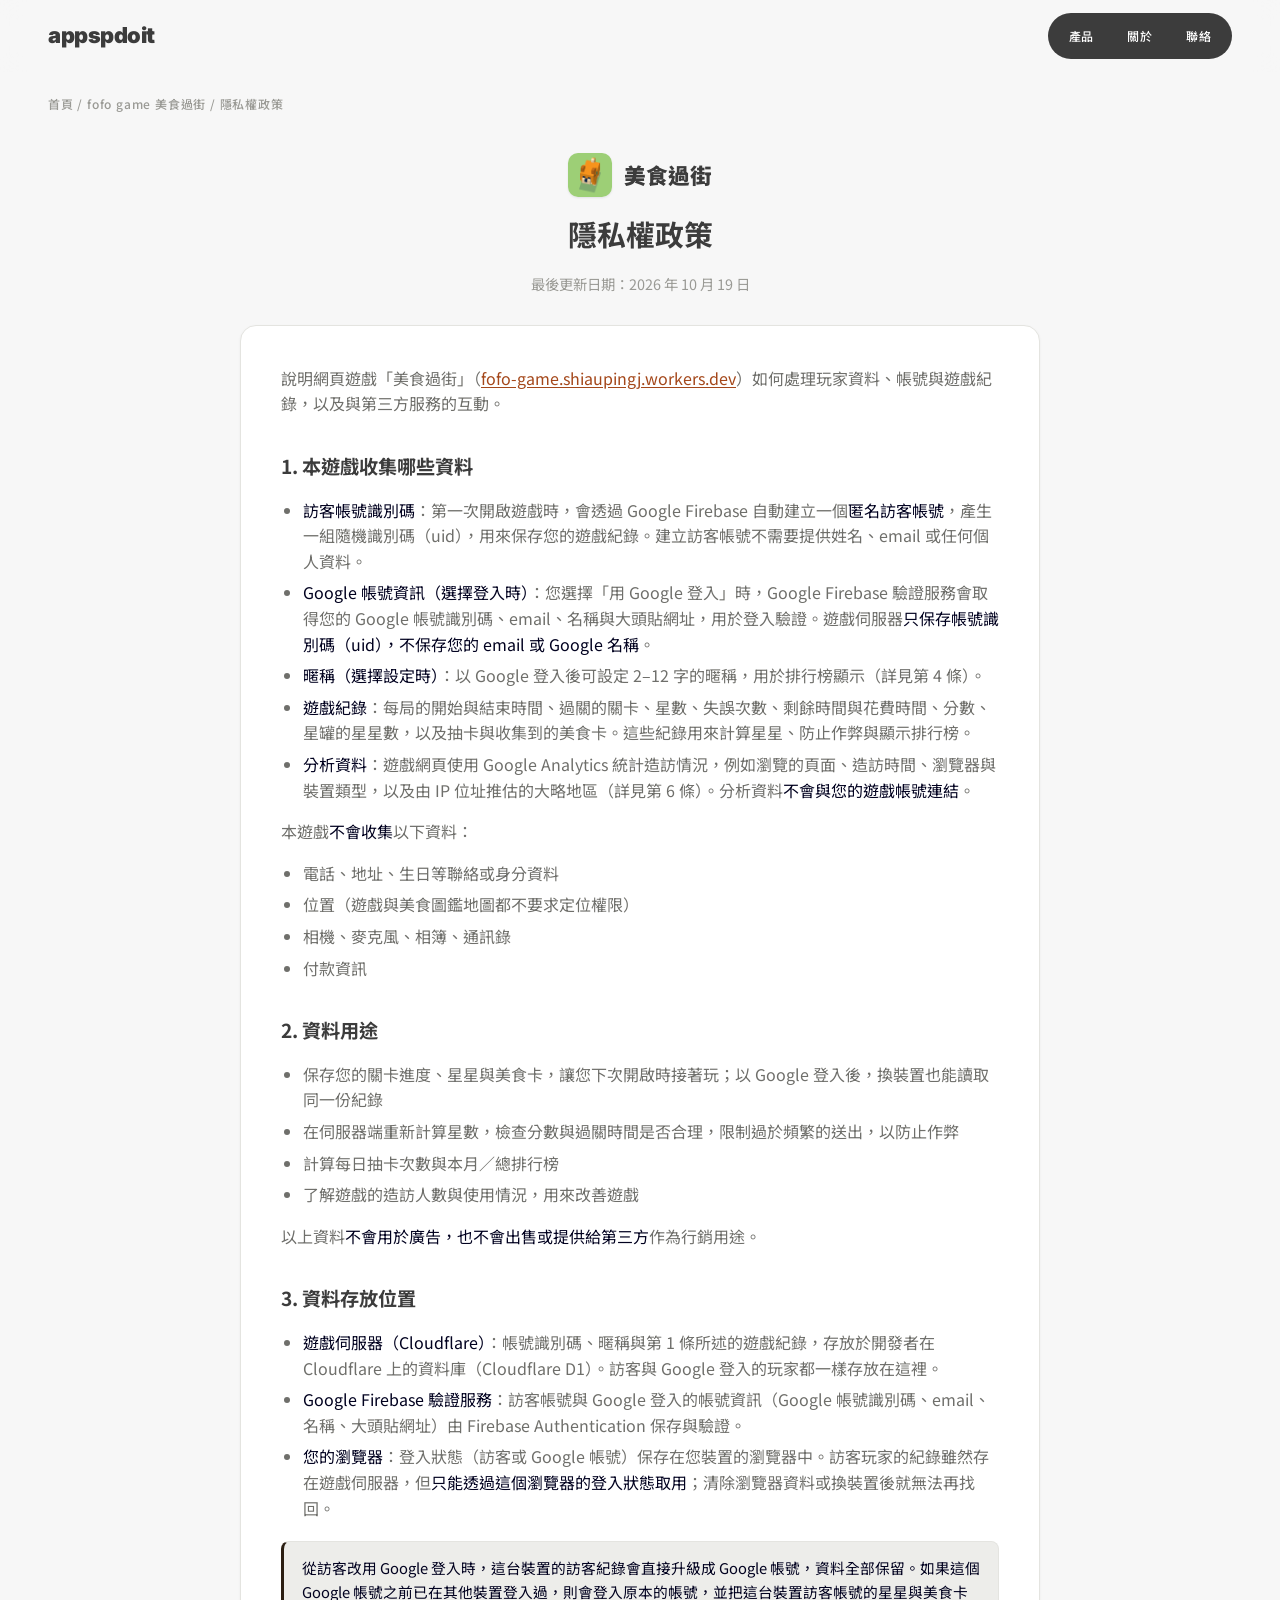
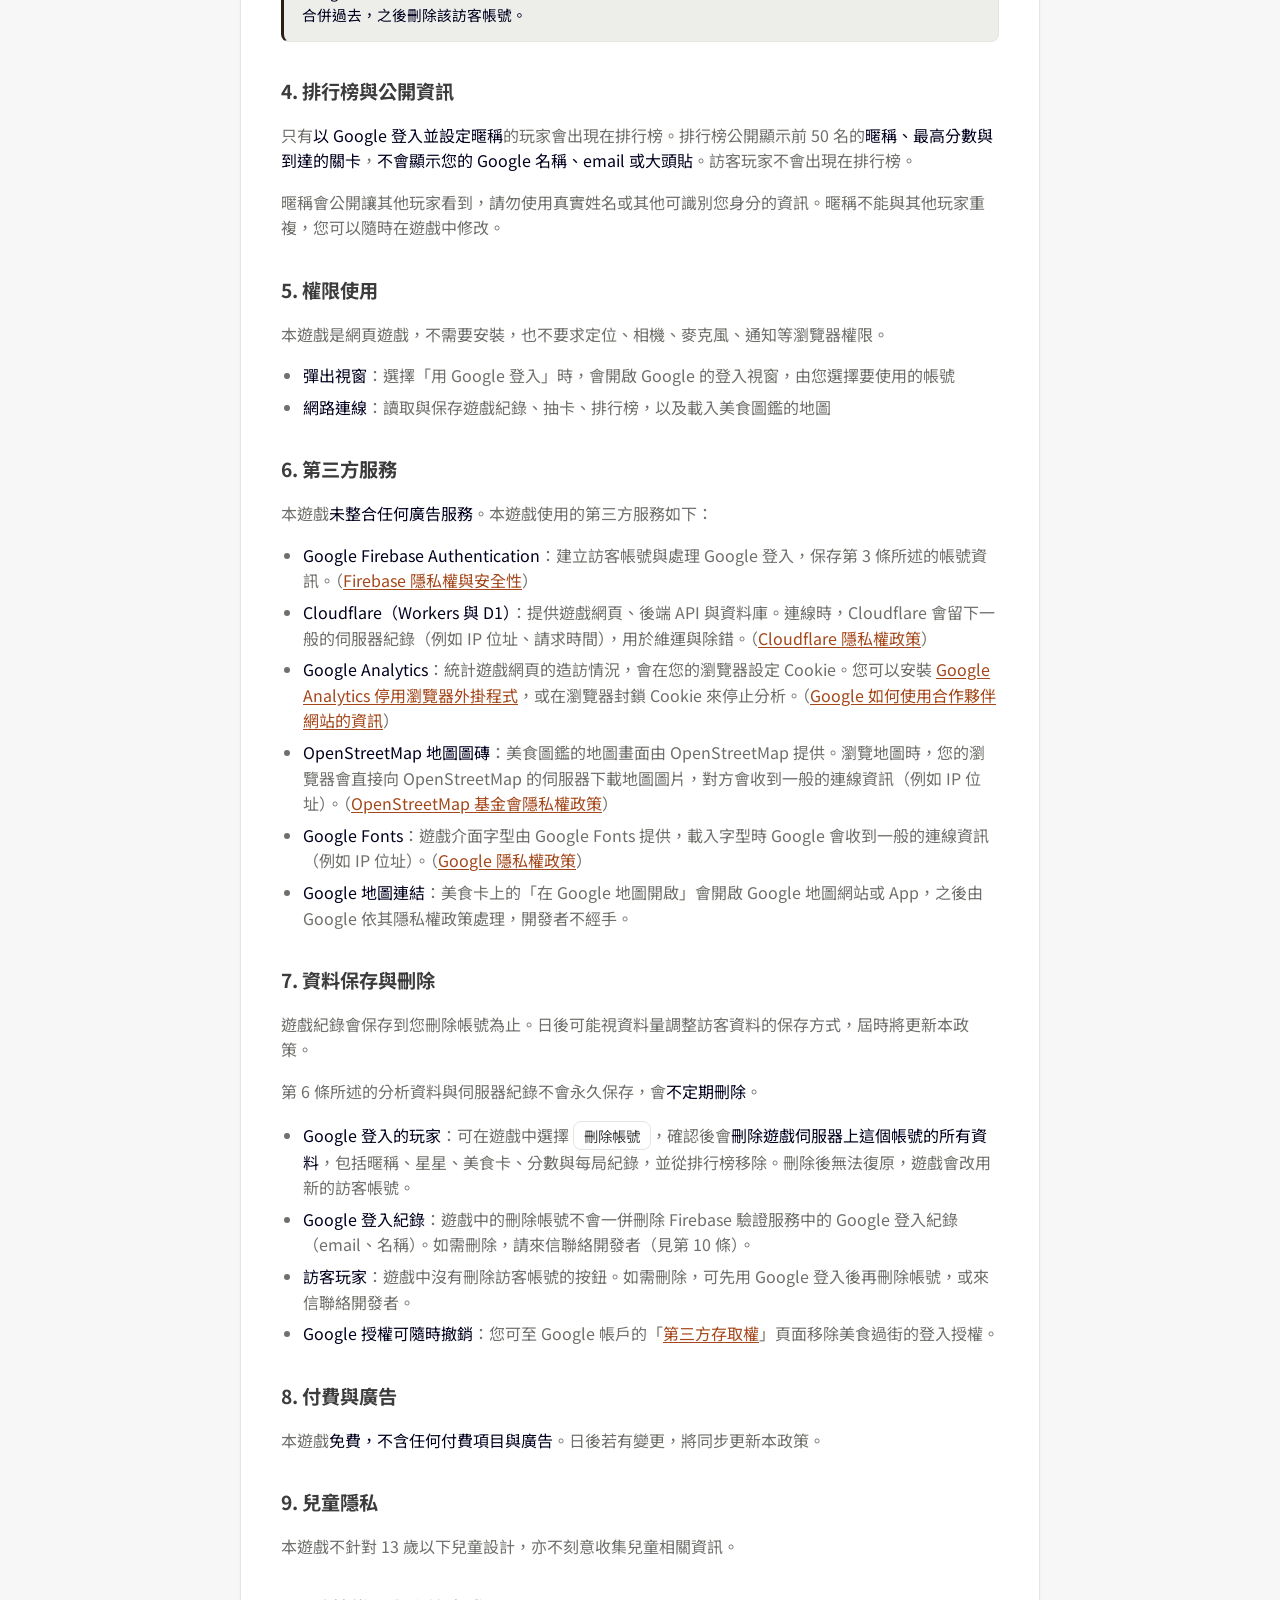
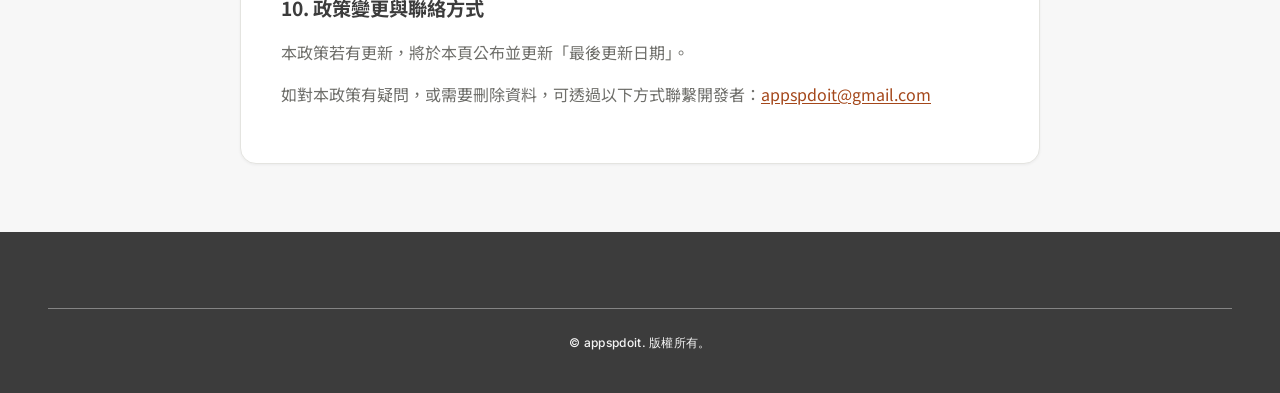
<file: legal/fofo-privacy.html>
<!DOCTYPE html>
<html lang="zh-Hant">
<head>
  <!-- Google tag (gtag.js) -->
  <script async src="https://www.googletagmanager.com/gtag/js?id=G-VL5T086PDW"></script>
  <script>
    window.dataLayer = window.dataLayer || [];
    function gtag(){dataLayer.push(arguments);}
    gtag('js', new Date());

    gtag('config', 'G-VL5T086PDW');
  </script>
  <meta charset="UTF-8">
  <meta name="viewport" content="width=device-width, initial-scale=1.0">
  <title>美食過街 — 隱私權政策 — appspdoit</title>
  <link rel="preconnect" href="https://fonts.googleapis.com">
  <link rel="preconnect" href="https://fonts.gstatic.com" crossorigin>
  <link href="https://fonts.googleapis.com/css2?family=Inter:wght@400;500;700;900&family=Noto+Sans+TC:wght@400;500;700;900&display=swap" rel="stylesheet">
  <link rel="stylesheet" href="../assets/style.css">
  <style>
    /* 條文內連結（第三方隱私權政策等）需看得出可點擊 */
    .legal-card a { color: var(--brand-ink); text-decoration: underline; text-underline-offset: 2px; }
  </style>
  <link rel="icon" href="../assets/icon_appsodoit.png">
</head>
<body class="theme-fofo">
  <header class="site-header">
    <div class="container nav">
      <a class="wordmark" href="../index.html">appspdoit</a>
      <nav class="nav-pill">
        <a href="../index.html#apps">產品</a>
        <a href="../index.html#about">關於</a>
        <a href="../index.html#contact">聯絡</a>
      </nav>
    </div>
  </header>

  <div class="container crumb"><a href="../index.html">首頁</a> / <a href="../game/fofo.html">fofo game 美食過街</a> / 隱私權政策</div>

  <main class="container legal">
    <div class="legal-app">
      <img class="legal-app-icon" src="../assets/app-icon-fofo.png" alt="美食過街 遊戲圖示">
      <span class="legal-app-name">美食過街</span>
    </div>
    <h1>隱私權政策</h1>
    <p class="meta">最後更新日期：2026 年 10 月 19 日</p>

    <div class="legal-card">
    <p>說明網頁遊戲「美食過街」（<a href="https://fofo-game.shiaupingj.workers.dev/" target="_blank" rel="noopener">fofo-game.shiaupingj.workers.dev</a>）如何處理玩家資料、帳號與遊戲紀錄，以及與第三方服務的互動。</p>

    <h2>1. 本遊戲收集哪些資料</h2>
    <ul>
      <li><span class="hl">訪客帳號識別碼</span>：第一次開啟遊戲時，會透過 Google Firebase 自動建立一個<span class="hl">匿名訪客帳號</span>，產生一組隨機識別碼（uid），用來保存您的遊戲紀錄。建立訪客帳號不需要提供姓名、email 或任何個人資料。</li>
      <li><span class="hl">Google 帳號資訊（選擇登入時）</span>：您選擇「用 Google 登入」時，Google Firebase 驗證服務會取得您的 Google 帳號識別碼、email、名稱與大頭貼網址，用於登入驗證。遊戲伺服器<span class="hl">只保存帳號識別碼（uid），不保存您的 email 或 Google 名稱</span>。</li>
      <li><span class="hl">暱稱（選擇設定時）</span>：以 Google 登入後可設定 2–12 字的暱稱，用於排行榜顯示（詳見第 4 條）。</li>
      <li><span class="hl">遊戲紀錄</span>：每局的開始與結束時間、過關的關卡、星數、失誤次數、剩餘時間與花費時間、分數、星罐的星星數，以及抽卡與收集到的美食卡。這些紀錄用來計算星星、防止作弊與顯示排行榜。</li>
      <li><span class="hl">分析資料</span>：遊戲網頁使用 Google Analytics 統計造訪情況，例如瀏覽的頁面、造訪時間、瀏覽器與裝置類型，以及由 IP 位址推估的大略地區（詳見第 6 條）。分析資料<span class="hl">不會與您的遊戲帳號連結</span>。</li>
    </ul>
    <p>本遊戲<span class="hl">不會收集</span>以下資料：</p>
    <ul>
      <li>電話、地址、生日等聯絡或身分資料</li>
      <li>位置（遊戲與美食圖鑑地圖都不要求定位權限）</li>
      <li>相機、麥克風、相簿、通訊錄</li>
      <li>付款資訊</li>
    </ul>

    <h2>2. 資料用途</h2>
    <ul>
      <li>保存您的關卡進度、星星與美食卡，讓您下次開啟時接著玩；以 Google 登入後，換裝置也能讀取同一份紀錄</li>
      <li>在伺服器端重新計算星數，檢查分數與過關時間是否合理，限制過於頻繁的送出，以防止作弊</li>
      <li>計算每日抽卡次數與本月／總排行榜</li>
      <li>了解遊戲的造訪人數與使用情況，用來改善遊戲</li>
    </ul>
    <p>以上資料<span class="hl">不會用於廣告，也不會出售或提供給第三方</span>作為行銷用途。</p>

    <h2>3. 資料存放位置</h2>
    <ul>
      <li><span class="hl">遊戲伺服器（Cloudflare）</span>：帳號識別碼、暱稱與第 1 條所述的遊戲紀錄，存放於開發者在 Cloudflare 上的資料庫（Cloudflare D1）。訪客與 Google 登入的玩家都一樣存放在這裡。</li>
      <li><span class="hl">Google Firebase 驗證服務</span>：訪客帳號與 Google 登入的帳號資訊（Google 帳號識別碼、email、名稱、大頭貼網址）由 Firebase Authentication 保存與驗證。</li>
      <li><span class="hl">您的瀏覽器</span>：登入狀態（訪客或 Google 帳號）保存在您裝置的瀏覽器中。訪客玩家的紀錄雖然存在遊戲伺服器，但<span class="hl">只能透過這個瀏覽器的登入狀態取用</span>；清除瀏覽器資料或換裝置後就無法再找回。</li>
    </ul>
    <div class="callout">
      <p>從訪客改用 Google 登入時，這台裝置的訪客紀錄會<span class="hl">直接升級成 Google 帳號</span>，資料全部保留。如果這個 Google 帳號之前已在其他裝置登入過，則會登入原本的帳號，並把這台裝置訪客帳號的星星與美食卡合併過去，之後刪除該訪客帳號。</p>
    </div>

    <h2>4. 排行榜與公開資訊</h2>
    <p>只有<span class="hl">以 Google 登入並設定暱稱</span>的玩家會出現在排行榜。排行榜公開顯示前 50 名的<span class="hl">暱稱、最高分數與到達的關卡</span>，<span class="hl">不會顯示您的 Google 名稱、email 或大頭貼</span>。訪客玩家不會出現在排行榜。</p>
    <p>暱稱會公開讓其他玩家看到，請勿使用真實姓名或其他可識別您身分的資訊。暱稱不能與其他玩家重複，您可以隨時在遊戲中修改。</p>

    <h2>5. 權限使用</h2>
    <p>本遊戲是網頁遊戲，不需要安裝，也不要求定位、相機、麥克風、通知等瀏覽器權限。</p>
    <ul>
      <li><span class="hl">彈出視窗</span>：選擇「用 Google 登入」時，會開啟 Google 的登入視窗，由您選擇要使用的帳號</li>
      <li><span class="hl">網路連線</span>：讀取與保存遊戲紀錄、抽卡、排行榜，以及載入美食圖鑑的地圖</li>
    </ul>

    <h2>6. 第三方服務</h2>
    <p>本遊戲<span class="hl">未整合任何廣告服務</span>。本遊戲使用的第三方服務如下：</p>
    <ul>
      <li><span class="hl">Google Firebase Authentication</span>：建立訪客帳號與處理 Google 登入，保存第 3 條所述的帳號資訊。（<a href="https://firebase.google.com/support/privacy" target="_blank" rel="noopener">Firebase 隱私權與安全性</a>）</li>
      <li><span class="hl">Cloudflare（Workers 與 D1）</span>：提供遊戲網頁、後端 API 與資料庫。連線時，Cloudflare 會留下一般的伺服器紀錄（例如 IP 位址、請求時間），用於維運與除錯。（<a href="https://www.cloudflare.com/privacypolicy/" target="_blank" rel="noopener">Cloudflare 隱私權政策</a>）</li>
      <li><span class="hl">Google Analytics</span>：統計遊戲網頁的造訪情況，會在您的瀏覽器設定 Cookie。您可以安裝 <a href="https://tools.google.com/dlpage/gaoptout" target="_blank" rel="noopener">Google Analytics 停用瀏覽器外掛程式</a>，或在瀏覽器封鎖 Cookie 來停止分析。（<a href="https://policies.google.com/technologies/partner-sites" target="_blank" rel="noopener">Google 如何使用合作夥伴網站的資訊</a>）</li>
      <li><span class="hl">OpenStreetMap 地圖圖磚</span>：美食圖鑑的地圖畫面由 OpenStreetMap 提供。瀏覽地圖時，您的瀏覽器會直接向 OpenStreetMap 的伺服器下載地圖圖片，對方會收到一般的連線資訊（例如 IP 位址）。（<a href="https://osmfoundation.org/wiki/Privacy_Policy" target="_blank" rel="noopener">OpenStreetMap 基金會隱私權政策</a>）</li>
      <li><span class="hl">Google Fonts</span>：遊戲介面字型由 Google Fonts 提供，載入字型時 Google 會收到一般的連線資訊（例如 IP 位址）。（<a href="https://policies.google.com/privacy" target="_blank" rel="noopener">Google 隱私權政策</a>）</li>
      <li><span class="hl">Google 地圖連結</span>：美食卡上的「在 Google 地圖開啟」會開啟 Google 地圖網站或 App，之後由 Google 依其隱私權政策處理，開發者不經手。</li>
    </ul>

    <h2>7. 資料保存與刪除</h2>
    <p>遊戲紀錄會保存到您刪除帳號為止。日後可能視資料量調整訪客資料的保存方式，屆時將更新本政策。</p>
    <p>第 6 條所述的分析資料與伺服器紀錄不會永久保存，會<span class="hl">不定期刪除</span>。</p>
    <ul>
      <li><span class="hl">Google 登入的玩家</span>：可在遊戲中選擇 <span class="path">刪除帳號</span>，確認後會<span class="hl">刪除遊戲伺服器上這個帳號的所有資料</span>，包括暱稱、星星、美食卡、分數與每局紀錄，並從排行榜移除。刪除後無法復原，遊戲會改用新的訪客帳號。</li>
      <li><span class="hl">Google 登入紀錄</span>：遊戲中的刪除帳號不會一併刪除 Firebase 驗證服務中的 Google 登入紀錄（email、名稱）。如需刪除，請來信聯絡開發者（見第 10 條）。</li>
      <li><span class="hl">訪客玩家</span>：遊戲中沒有刪除訪客帳號的按鈕。如需刪除，可先用 Google 登入後再刪除帳號，或來信聯絡開發者。</li>
      <li><span class="hl">Google 授權可隨時撤銷</span>：您可至 Google 帳戶的「<a href="https://myaccount.google.com/connections" target="_blank" rel="noopener">第三方存取權</a>」頁面移除美食過街的登入授權。</li>
    </ul>

    <h2>8. 付費與廣告</h2>
    <p>本遊戲<span class="hl">免費，不含任何付費項目與廣告</span>。日後若有變更，將同步更新本政策。</p>

    <h2>9. 兒童隱私</h2>
    <p>本遊戲不針對 13 歲以下兒童設計，亦不刻意收集兒童相關資訊。</p>

    <h2>10. 政策變更與聯絡方式</h2>
    <p>本政策若有更新，將於本頁公布並更新「最後更新日期」。</p>
    <p>如對本政策有疑問，或需要刪除資料，可透過以下方式聯繫開發者：<a href="mailto:appspdoit@gmail.com">appspdoit@gmail.com</a></p>
    </div>
  </main>

  <footer class="site-footer">
    <div class="container">
      <div class="footer-bottom">
        <span class="copy">© appspdoit. 版權所有。</span>
      </div>
    </div>
  </footer>
</body>
</html>
</file>
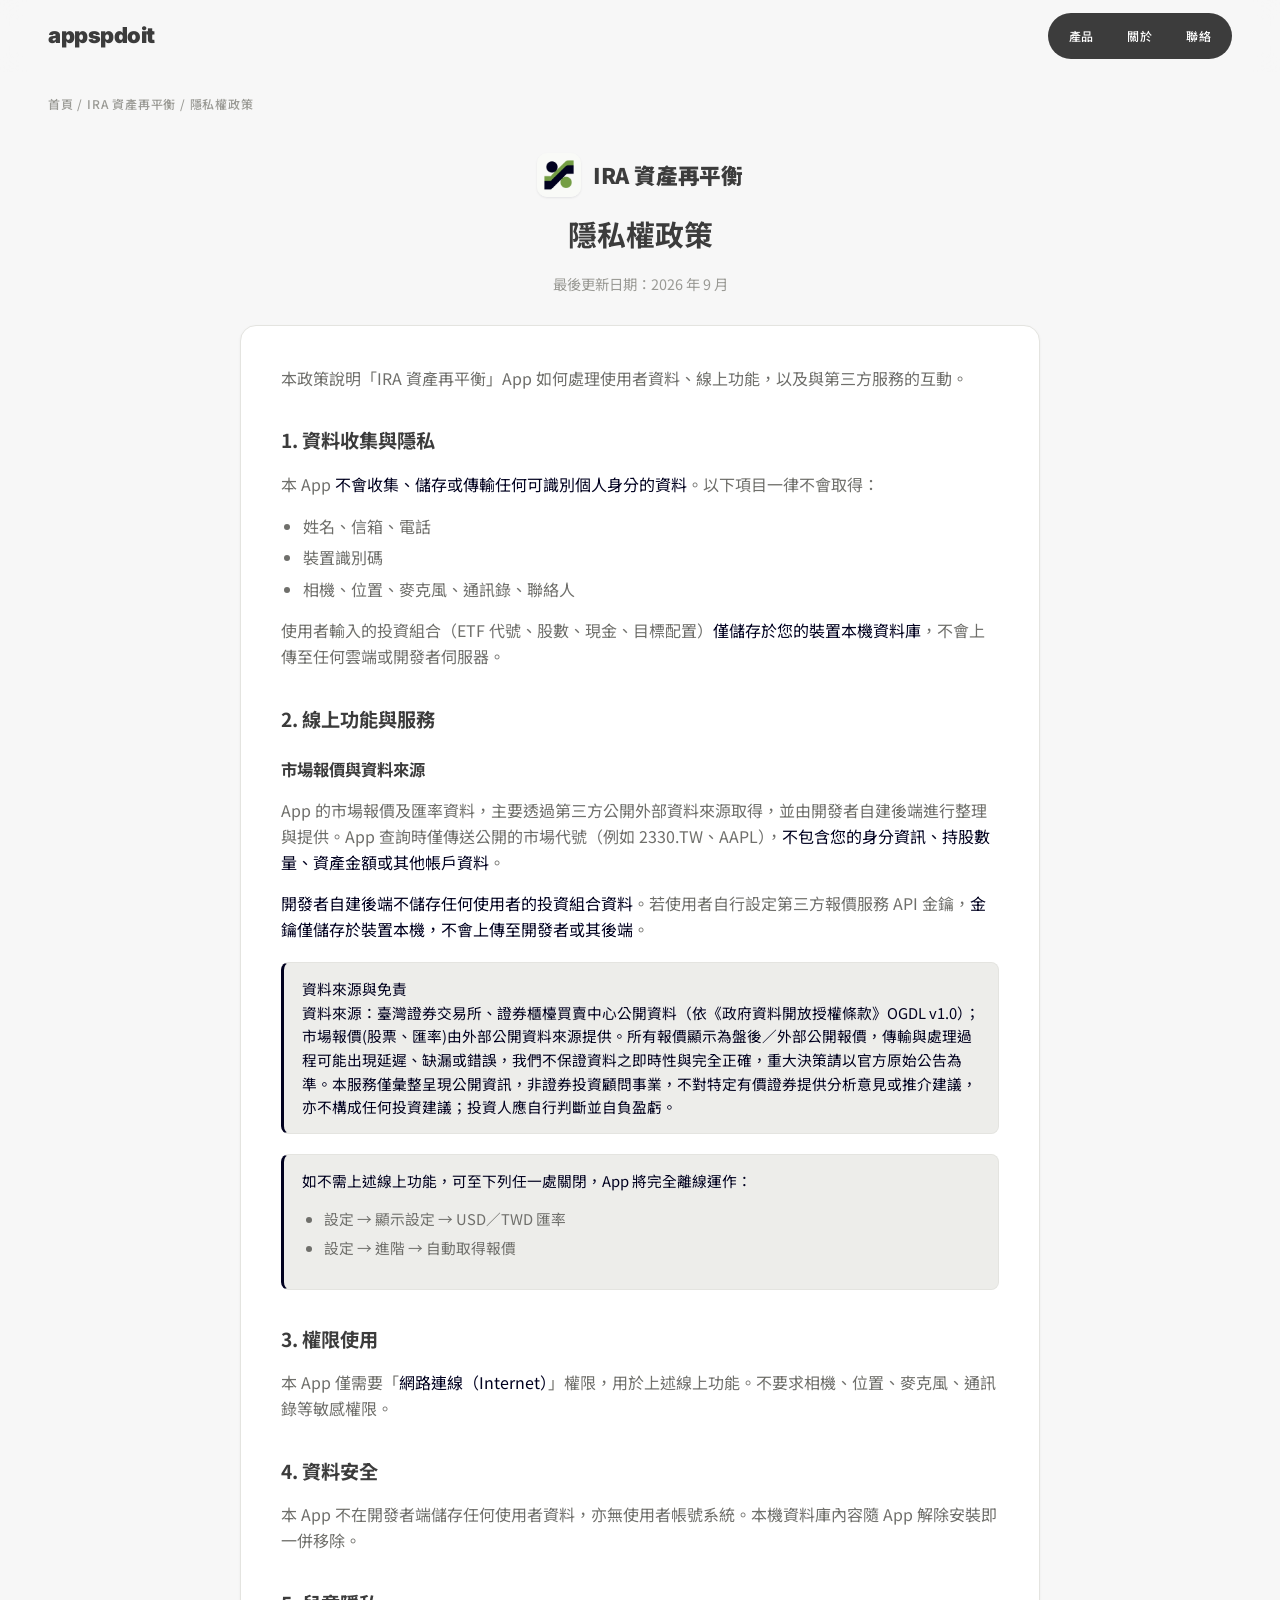
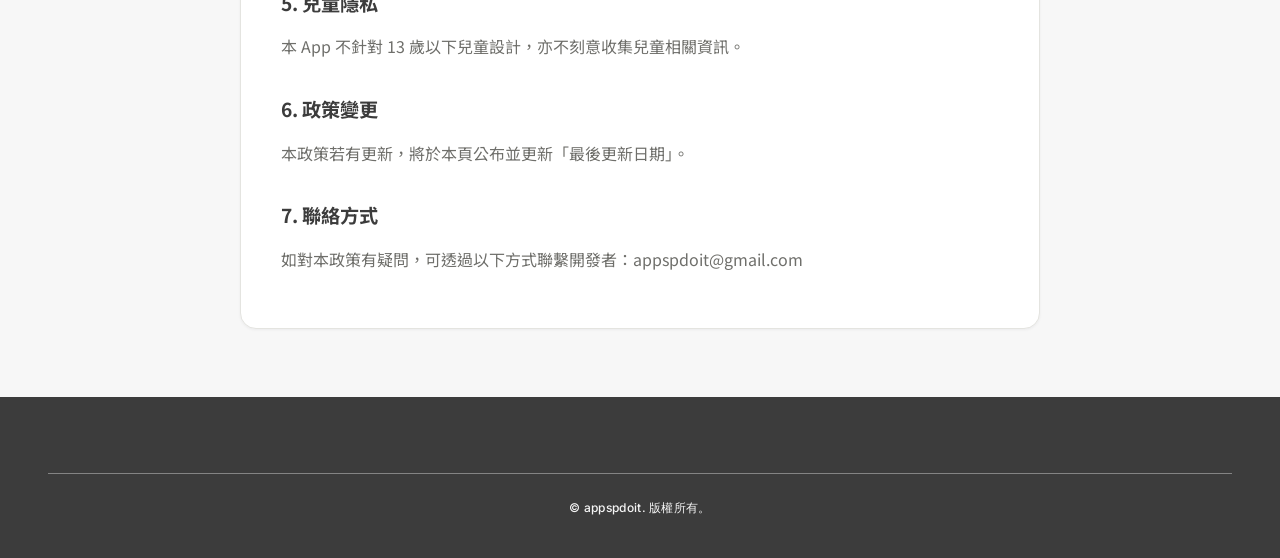
<file: legal/ira-privacy.html>
<!DOCTYPE html>
<html lang="zh-Hant">
<head>
  <!-- Google tag (gtag.js) -->
  <script async src="https://www.googletagmanager.com/gtag/js?id=G-VL5T086PDW"></script>
  <script>
    window.dataLayer = window.dataLayer || [];
    function gtag(){dataLayer.push(arguments);}
    gtag('js', new Date());

    gtag('config', 'G-VL5T086PDW');
  </script>
  <meta charset="UTF-8">
  <meta name="viewport" content="width=device-width, initial-scale=1.0">
  <title>IRA 資產再平衡 — 隱私權政策 — appspdoit</title>
  <link rel="preconnect" href="https://fonts.googleapis.com">
  <link rel="preconnect" href="https://fonts.gstatic.com" crossorigin>
  <link href="https://fonts.googleapis.com/css2?family=Inter:wght@400;500;700;900&family=Noto+Sans+TC:wght@400;500;700;900&display=swap" rel="stylesheet">
  <link rel="stylesheet" href="../assets/style.css">
  <link rel="icon" href="../assets/icon_appsodoit.png">
</head>
<body class="theme-ira">
  <header class="site-header">
    <div class="container nav">
      <a class="wordmark" href="../index.html">appspdoit</a>
      <nav class="nav-pill">
        <a href="../index.html#apps">產品</a>
        <a href="../index.html#about">關於</a>
        <a href="../index.html#contact">聯絡</a>
      </nav>
    </div>
  </header>

  <div class="container crumb"><a href="../index.html">首頁</a> / <a href="../apps/ira.html">IRA 資產再平衡</a> / 隱私權政策</div>

  <main class="container legal">
    <div class="legal-app">
      <img class="legal-app-icon" src="../assets/app-icon-ira.png" alt="IRA 資產再平衡 App 圖示">
      <span class="legal-app-name">IRA 資產再平衡</span>
    </div>
    <h1>隱私權政策</h1>
    <p class="meta">最後更新日期：2026 年 9 月</p>

    <div class="legal-card">
    <p>本政策說明「IRA 資產再平衡」App 如何處理使用者資料、線上功能，以及與第三方服務的互動。</p>

    <h2>1. 資料收集與隱私</h2>
    <p>本 App <span class="hl">不會收集、儲存或傳輸任何可識別個人身分的資料</span>。以下項目一律不會取得：</p>
    <ul>
      <li>姓名、信箱、電話</li>
      <li>裝置識別碼</li>
      <li>相機、位置、麥克風、通訊錄、聯絡人</li>
    </ul>
    <p>使用者輸入的投資組合（ETF 代號、股數、現金、目標配置）<span class="hl">僅儲存於您的裝置本機資料庫</span>，不會上傳至任何雲端或開發者伺服器。</p>

    <h2>2. 線上功能與服務</h2>

    <h3>市場報價與資料來源</h3>
    <p>App 的市場報價及匯率資料，主要透過第三方公開外部資料來源取得，並由開發者自建後端進行整理與提供。App 查詢時僅傳送公開的市場代號（例如 2330.TW、AAPL），<span class="hl">不包含您的身分資訊、持股數量、資產金額或其他帳戶資料</span>。</p>
    <p><span class="hl">開發者自建後端不儲存任何使用者的投資組合資料</span>。若使用者自行設定第三方報價服務 API 金鑰，<span class="hl">金鑰僅儲存於裝置本機，不會上傳至開發者或其後端</span>。</p>

    <div class="callout">
      <p><span class="hl">資料來源與免責</span><br>資料來源：臺灣證券交易所、證券櫃檯買賣中心公開資料（依《政府資料開放授權條款》<a href="https://data.gov.tw/license" target="_blank" rel="noopener">OGDL v1.0</a>）；市場報價(股票、匯率)由外部公開資料來源提供。所有報價顯示為盤後／外部公開報價，傳輸與處理過程可能出現延遲、缺漏或錯誤，我們不保證資料之即時性與完全正確，重大決策請以官方原始公告為準。本服務僅彙整呈現公開資訊，<span class="hl">非證券投資顧問事業，不對特定有價證券提供分析意見或推介建議，亦不構成任何投資建議</span>；投資人應自行判斷並自負盈虧。</p>
    </div>

    <div class="callout">
      <span class="hl">如不需上述線上功能，可至下列任一處關閉，App 將完全離線運作：</span>
      <ul>
        <li>設定 → 顯示設定 → USD／TWD 匯率</li>
        <li>設定 → 進階 → 自動取得報價</li>
      </ul>
    </div>

    <h2>3. 權限使用</h2>
    <p>本 App 僅需要「<span class="hl">網路連線（Internet）</span>」權限，用於上述線上功能。不要求相機、位置、麥克風、通訊錄等敏感權限。</p>

    <h2>4. 資料安全</h2>
    <p>本 App 不在開發者端儲存任何使用者資料，亦無使用者帳號系統。本機資料庫內容隨 App 解除安裝即一併移除。</p>

    <h2>5. 兒童隱私</h2>
    <p>本 App 不針對 13 歲以下兒童設計，亦不刻意收集兒童相關資訊。</p>

    <h2>6. 政策變更</h2>
    <p>本政策若有更新，將於本頁公布並更新「最後更新日期」。</p>

    <h2>7. 聯絡方式</h2>
    <p>如對本政策有疑問，可透過以下方式聯繫開發者：<a href="mailto:appspdoit@gmail.com">appspdoit@gmail.com</a></p>
    </div>
  </main>

  <footer class="site-footer">
    <div class="container">
      <div class="footer-bottom">
        <span class="copy">© appspdoit. 版權所有。</span>
      </div>
    </div>
  </footer>
</body>
</html>
</file>
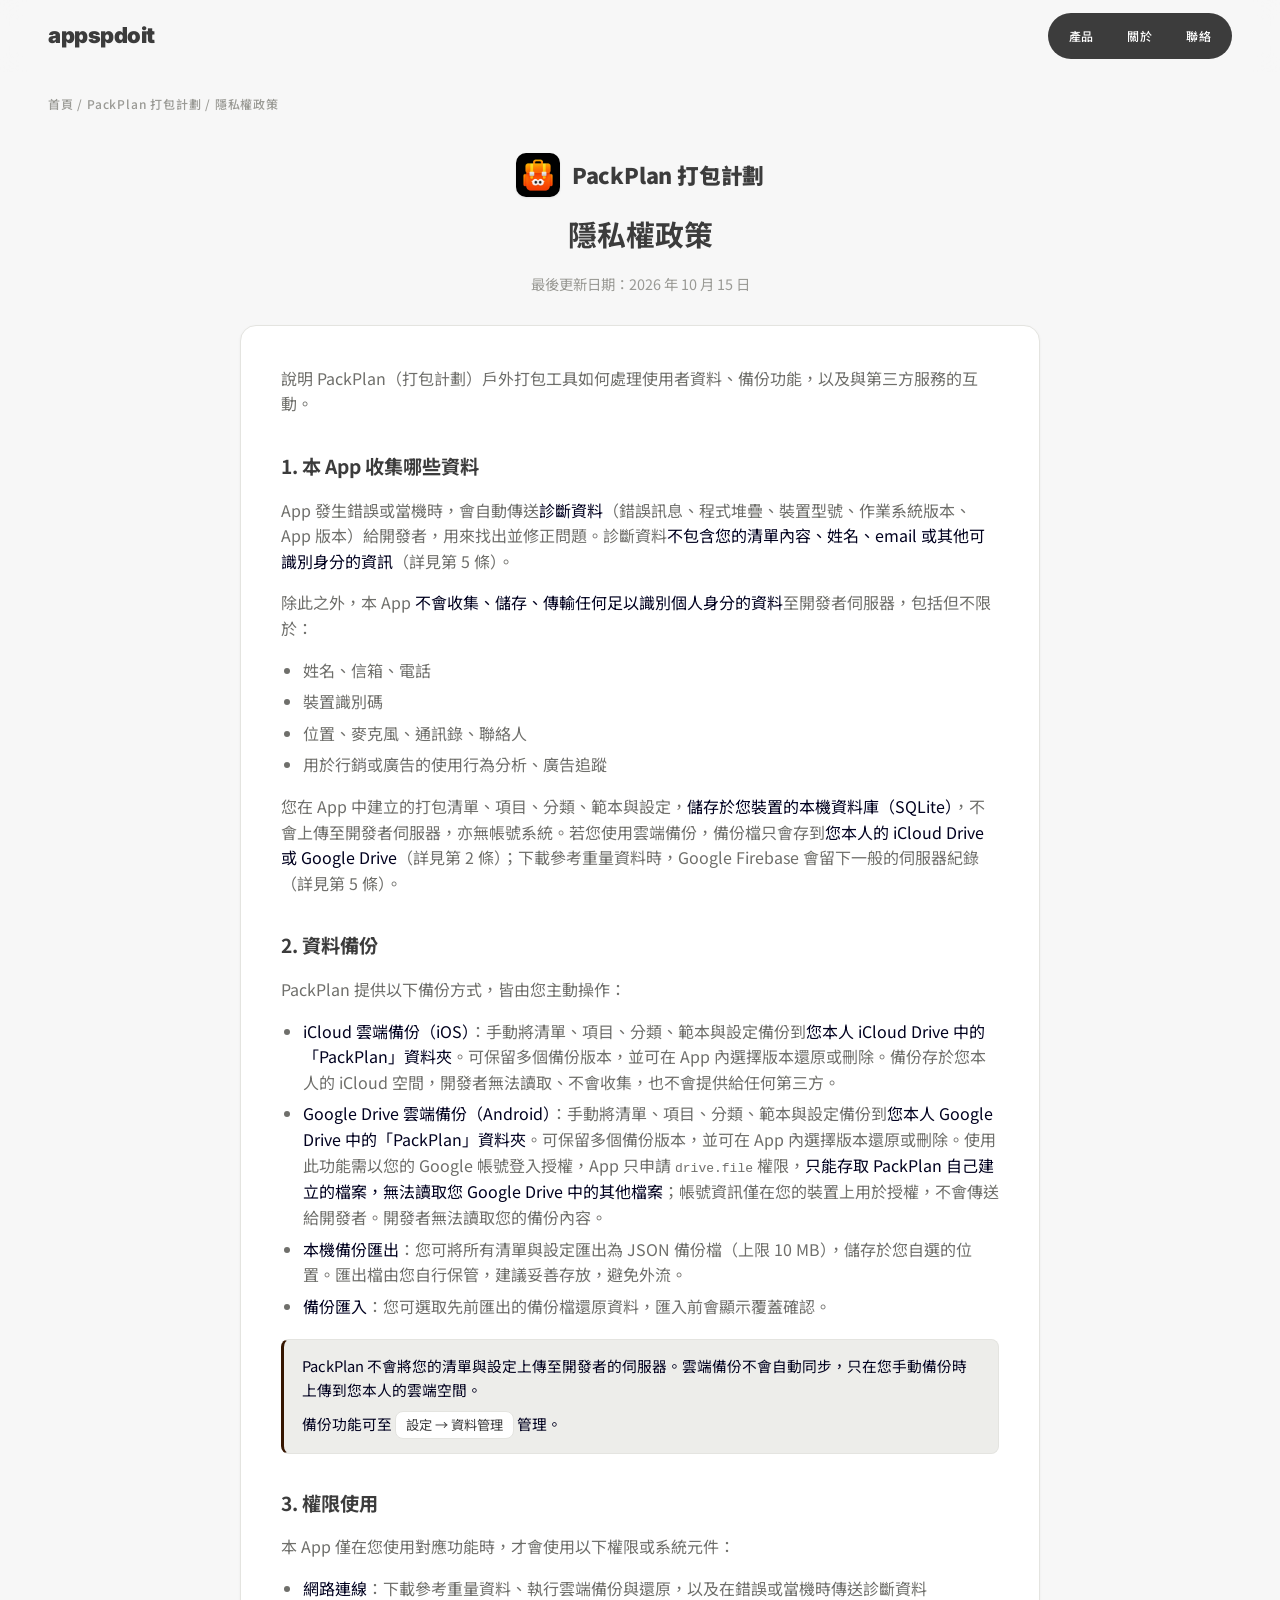
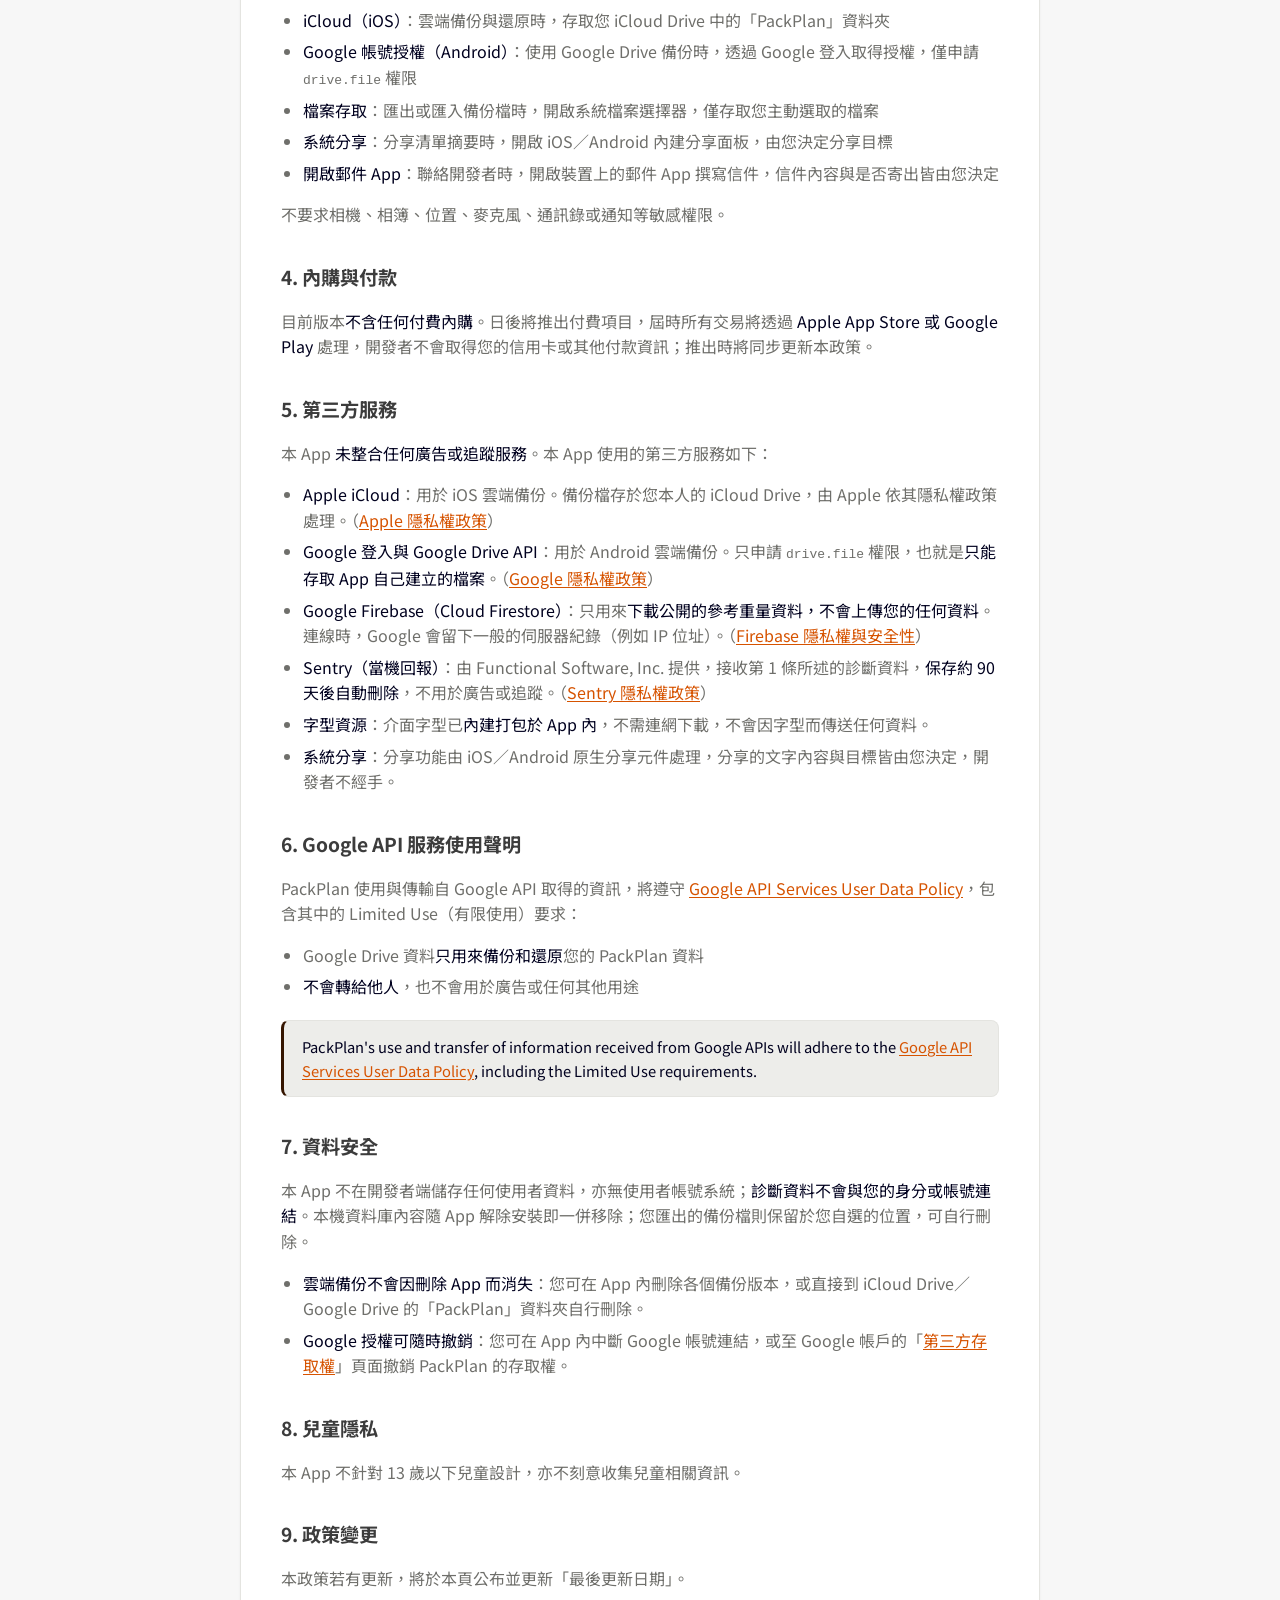
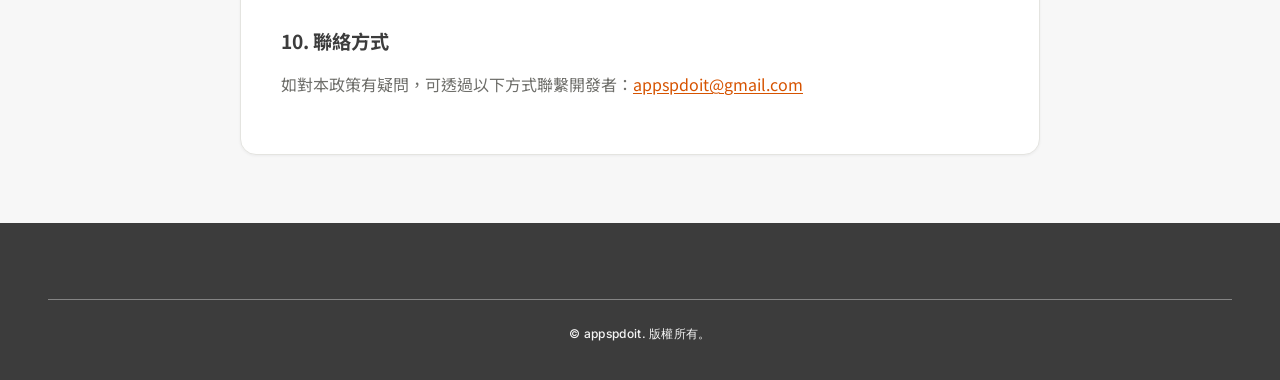
<file: legal/packplan-privacy.html>
<!DOCTYPE html>
<html lang="zh-Hant">
<head>
  <!-- Google tag (gtag.js) -->
  <script async src="https://www.googletagmanager.com/gtag/js?id=G-VL5T086PDW"></script>
  <script>
    window.dataLayer = window.dataLayer || [];
    function gtag(){dataLayer.push(arguments);}
    gtag('js', new Date());

    gtag('config', 'G-VL5T086PDW');
  </script>
  <meta charset="UTF-8">
  <meta name="viewport" content="width=device-width, initial-scale=1.0">
  <title>PackPlan 打包計劃 — 隱私權政策 — appspdoit</title>
  <link rel="preconnect" href="https://fonts.googleapis.com">
  <link rel="preconnect" href="https://fonts.gstatic.com" crossorigin>
  <link href="https://fonts.googleapis.com/css2?family=Inter:wght@400;500;700;900&family=Noto+Sans+TC:wght@400;500;700;900&display=swap" rel="stylesheet">
  <link rel="stylesheet" href="../assets/style.css">
  <style>
    /* 條文內連結（第三方隱私權政策等）需看得出可點擊 */
    .legal-card a { color: var(--brand-ink); text-decoration: underline; text-underline-offset: 2px; }
  </style>
  <link rel="icon" href="../assets/icon_appsodoit.png">
</head>
<body class="theme-packplan">
  <header class="site-header">
    <div class="container nav">
      <a class="wordmark" href="../index.html">appspdoit</a>
      <nav class="nav-pill">
        <a href="../index.html#apps">產品</a>
        <a href="../index.html#about">關於</a>
        <a href="../index.html#contact">聯絡</a>
      </nav>
    </div>
  </header>

  <div class="container crumb"><a href="../index.html">首頁</a> / <a href="../apps/packplan.html">PackPlan 打包計劃</a> / 隱私權政策</div>

  <main class="container legal">
    <div class="legal-app">
      <img class="legal-app-icon" src="../assets/packplan_app_icon_512.jpg" alt="PackPlan 打包計劃 App 圖示">
      <span class="legal-app-name">PackPlan 打包計劃</span>
    </div>
    <h1>隱私權政策</h1>
    <p class="meta">最後更新日期：2026 年 10 月 15 日</p>

    <div class="legal-card">
    <p>說明 PackPlan（打包計劃）戶外打包工具如何處理使用者資料、備份功能，以及與第三方服務的互動。</p>

    <h2>1. 本 App 收集哪些資料</h2>
    <p>App 發生錯誤或當機時，會自動傳送<span class="hl">診斷資料</span>（錯誤訊息、程式堆疊、裝置型號、作業系統版本、App 版本）給開發者，用來找出並修正問題。診斷資料<span class="hl">不包含您的清單內容、姓名、email 或其他可識別身分的資訊</span>（詳見第 5 條）。</p>
    <p>除此之外，本 App <span class="hl">不會收集、儲存、傳輸任何足以識別個人身分的資料</span>至開發者伺服器，包括但不限於：</p>
    <ul>
      <li>姓名、信箱、電話</li>
      <li>裝置識別碼</li>
      <li>位置、麥克風、通訊錄、聯絡人</li>
      <li>用於行銷或廣告的使用行為分析、廣告追蹤</li>
    </ul>
    <p>您在 App 中建立的打包清單、項目、分類、範本與設定，<span class="hl">儲存於您裝置的本機資料庫（SQLite）</span>，不會上傳至開發者伺服器，亦無帳號系統。若您使用雲端備份，備份檔只會存到<span class="hl">您本人的 iCloud Drive 或 Google Drive</span>（詳見第 2 條）；下載參考重量資料時，Google Firebase 會留下一般的伺服器紀錄（詳見第 5 條）。</p>

    <h2>2. 資料備份</h2>
    <p>PackPlan 提供以下備份方式，皆由您主動操作：</p>
    <ul>
      <li><span class="hl">iCloud 雲端備份（iOS）</span>：手動將清單、項目、分類、範本與設定備份到<span class="hl">您本人 iCloud Drive 中的「PackPlan」資料夾</span>。可保留多個備份版本，並可在 App 內選擇版本還原或刪除。備份存於您本人的 iCloud 空間，開發者無法讀取、不會收集，也不會提供給任何第三方。</li>
      <li><span class="hl">Google Drive 雲端備份（Android）</span>：手動將清單、項目、分類、範本與設定備份到<span class="hl">您本人 Google Drive 中的「PackPlan」資料夾</span>。可保留多個備份版本，並可在 App 內選擇版本還原或刪除。使用此功能需以您的 Google 帳號登入授權，App 只申請 <code>drive.file</code> 權限，<span class="hl">只能存取 PackPlan 自己建立的檔案，無法讀取您 Google Drive 中的其他檔案</span>；帳號資訊僅在您的裝置上用於授權，不會傳送給開發者。開發者無法讀取您的備份內容。</li>
      <li><span class="hl">本機備份匯出</span>：您可將所有清單與設定匯出為 JSON 備份檔（上限 10 MB），儲存於您自選的位置。匯出檔由您自行保管，建議妥善存放，避免外流。</li>
      <li><span class="hl">備份匯入</span>：您可選取先前匯出的備份檔還原資料，匯入前會顯示覆蓋確認。</li>
    </ul>
    <div class="callout">
      <p>PackPlan 不會將您的清單與設定上傳至開發者的伺服器。雲端備份不會自動同步，只在您手動備份時上傳到您本人的雲端空間。</p>
      <p>備份功能可至 <span class="path">設定 → 資料管理</span> 管理。</p>
    </div>

    <h2>3. 權限使用</h2>
    <p>本 App 僅在您使用對應功能時，才會使用以下權限或系統元件：</p>
    <ul>
      <li><span class="hl">網路連線</span>：下載參考重量資料、執行雲端備份與還原，以及在錯誤或當機時傳送診斷資料</li>
      <li><span class="hl">iCloud（iOS）</span>：雲端備份與還原時，存取您 iCloud Drive 中的「PackPlan」資料夾</li>
      <li><span class="hl">Google 帳號授權（Android）</span>：使用 Google Drive 備份時，透過 Google 登入取得授權，僅申請 <code>drive.file</code> 權限</li>
      <li><span class="hl">檔案存取</span>：匯出或匯入備份檔時，開啟系統檔案選擇器，僅存取您主動選取的檔案</li>
      <li><span class="hl">系統分享</span>：分享清單摘要時，開啟 iOS／Android 內建分享面板，由您決定分享目標</li>
      <li><span class="hl">開啟郵件 App</span>：聯絡開發者時，開啟裝置上的郵件 App 撰寫信件，信件內容與是否寄出皆由您決定</li>
    </ul>
    <p>不要求相機、相簿、位置、麥克風、通訊錄或通知等敏感權限。</p>

    <h2>4. 內購與付款</h2>
    <p>目前版本<span class="hl">不含任何付費內購</span>。日後將推出付費項目，屆時所有交易將透過 <span class="hl">Apple App Store 或 Google Play</span> 處理，開發者不會取得您的信用卡或其他付款資訊；推出時將同步更新本政策。</p>

    <h2>5. 第三方服務</h2>
    <p>本 App <span class="hl">未整合任何廣告或追蹤服務</span>。本 App 使用的第三方服務如下：</p>
    <ul>
      <li><span class="hl">Apple iCloud</span>：用於 iOS 雲端備份。備份檔存於您本人的 iCloud Drive，由 Apple 依其隱私權政策處理。（<a href="https://www.apple.com/tw/legal/privacy/" target="_blank" rel="noopener">Apple 隱私權政策</a>）</li>
      <li><span class="hl">Google 登入與 Google Drive API</span>：用於 Android 雲端備份。只申請 <code>drive.file</code> 權限，也就是<span class="hl">只能存取 App 自己建立的檔案</span>。（<a href="https://policies.google.com/privacy" target="_blank" rel="noopener">Google 隱私權政策</a>）</li>
      <li><span class="hl">Google Firebase（Cloud Firestore）</span>：只用來<span class="hl">下載公開的參考重量資料，不會上傳您的任何資料</span>。連線時，Google 會留下一般的伺服器紀錄（例如 IP 位址）。（<a href="https://firebase.google.com/support/privacy" target="_blank" rel="noopener">Firebase 隱私權與安全性</a>）</li>
      <li><span class="hl">Sentry（當機回報）</span>：由 Functional Software, Inc. 提供，接收第 1 條所述的診斷資料，<span class="hl">保存約 90 天後自動刪除</span>，不用於廣告或追蹤。（<a href="https://sentry.io/privacy/" target="_blank" rel="noopener">Sentry 隱私權政策</a>）</li>
      <li><span class="hl">字型資源</span>：介面字型已<span class="hl">內建打包於 App 內</span>，不需連網下載，不會因字型而傳送任何資料。</li>
      <li><span class="hl">系統分享</span>：分享功能由 iOS／Android 原生分享元件處理，分享的文字內容與目標皆由您決定，開發者不經手。</li>
    </ul>

    <h2>6. Google API 服務使用聲明</h2>
    <p>PackPlan 使用與傳輸自 Google API 取得的資訊，將遵守 <a href="https://developers.google.com/terms/api-services-user-data-policy" target="_blank" rel="noopener">Google API Services User Data Policy</a>，包含其中的 Limited Use（有限使用）要求：</p>
    <ul>
      <li>Google Drive 資料<span class="hl">只用來備份和還原</span>您的 PackPlan 資料</li>
      <li><span class="hl">不會轉給他人</span>，也不會用於廣告或任何其他用途</li>
    </ul>
    <div class="callout">
      <p lang="en">PackPlan's use and transfer of information received from Google APIs will adhere to the <a href="https://developers.google.com/terms/api-services-user-data-policy" target="_blank" rel="noopener">Google API Services User Data Policy</a>, including the Limited Use requirements.</p>
    </div>

    <h2>7. 資料安全</h2>
    <p>本 App 不在開發者端儲存任何使用者資料，亦無使用者帳號系統；<span class="hl">診斷資料不會與您的身分或帳號連結</span>。本機資料庫內容隨 App 解除安裝即一併移除；您匯出的備份檔則保留於您自選的位置，可自行刪除。</p>
    <ul>
      <li><span class="hl">雲端備份不會因刪除 App 而消失</span>：您可在 App 內刪除各個備份版本，或直接到 iCloud Drive／Google Drive 的「PackPlan」資料夾自行刪除。</li>
      <li><span class="hl">Google 授權可隨時撤銷</span>：您可在 App 內中斷 Google 帳號連結，或至 Google 帳戶的「<a href="https://myaccount.google.com/connections" target="_blank" rel="noopener">第三方存取權</a>」頁面撤銷 PackPlan 的存取權。</li>
    </ul>

    <h2>8. 兒童隱私</h2>
    <p>本 App 不針對 13 歲以下兒童設計，亦不刻意收集兒童相關資訊。</p>

    <h2>9. 政策變更</h2>
    <p>本政策若有更新，將於本頁公布並更新「最後更新日期」。</p>

    <h2>10. 聯絡方式</h2>
    <p>如對本政策有疑問，可透過以下方式聯繫開發者：<a href="mailto:appspdoit@gmail.com">appspdoit@gmail.com</a></p>
    </div>
  </main>

  <footer class="site-footer">
    <div class="container">
      <div class="footer-bottom">
        <span class="copy">© appspdoit. 版權所有。</span>
      </div>
    </div>
  </footer>
</body>
</html>
</file>
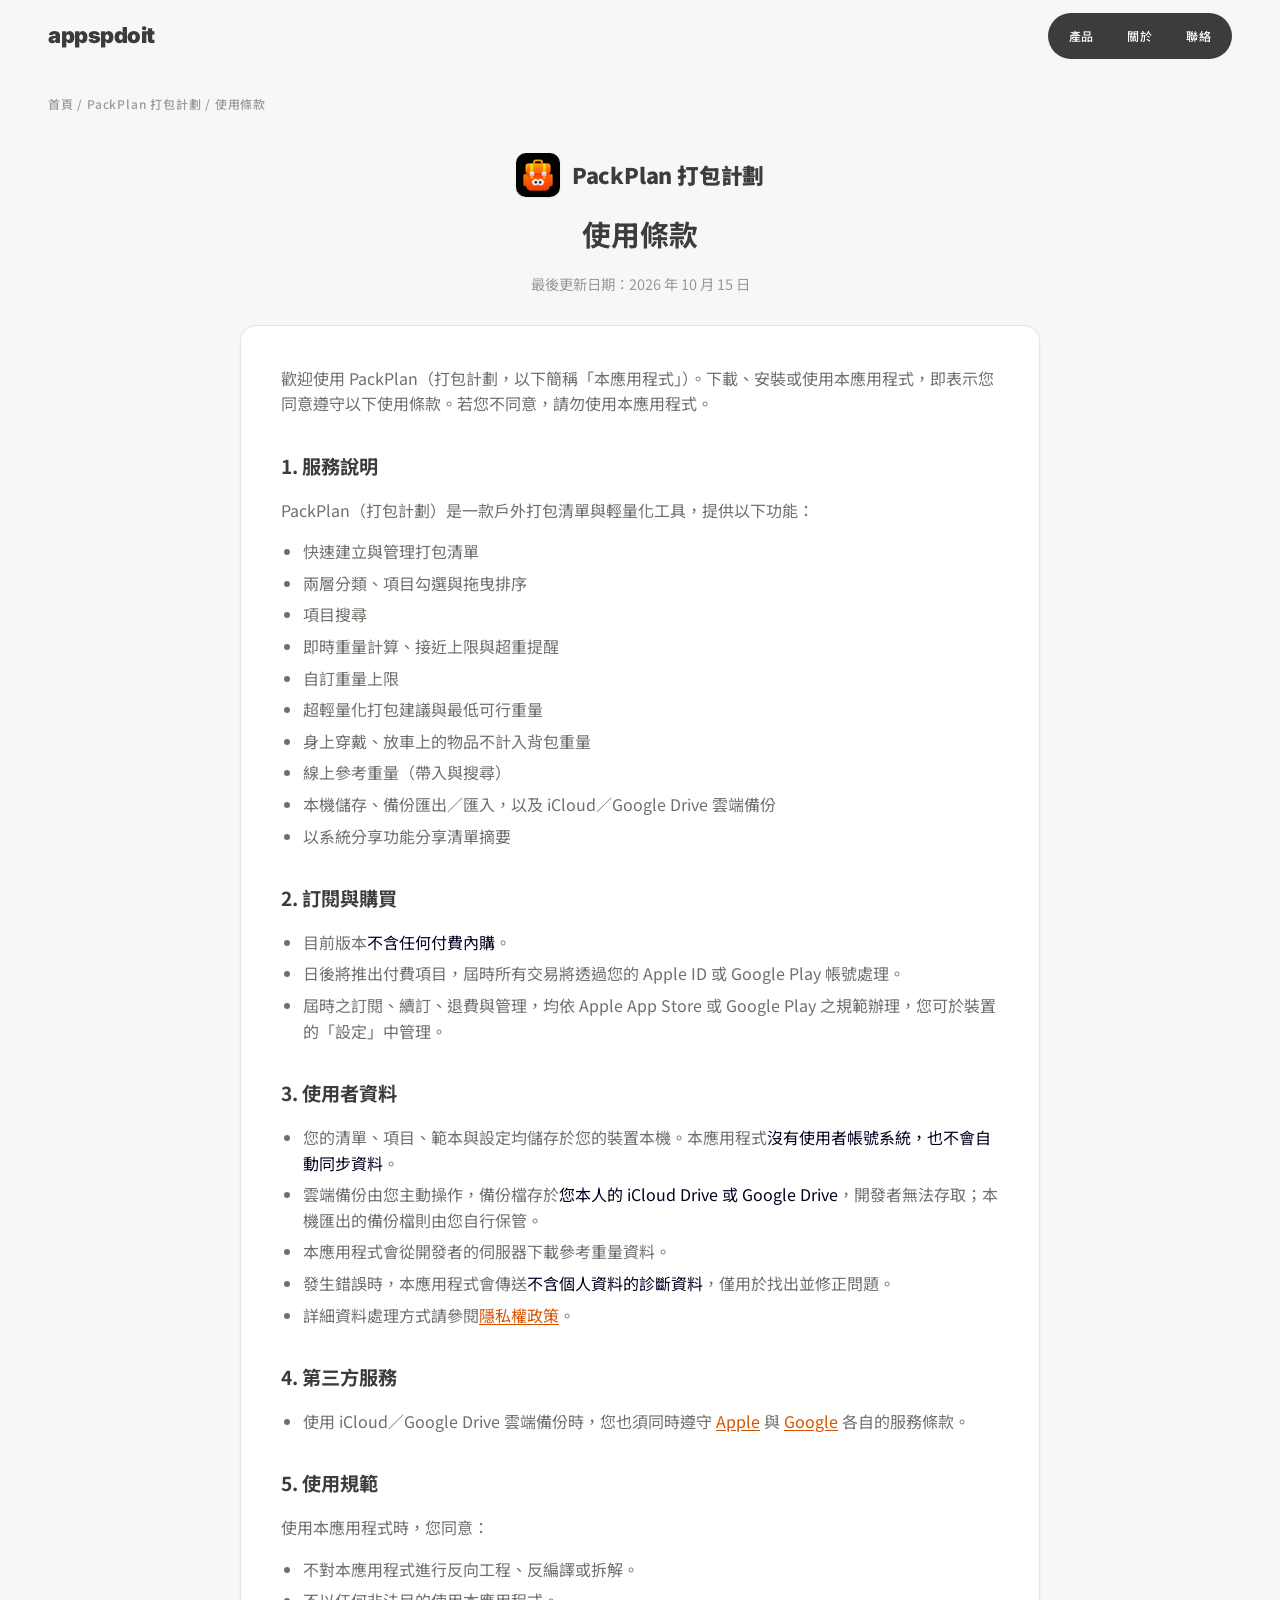
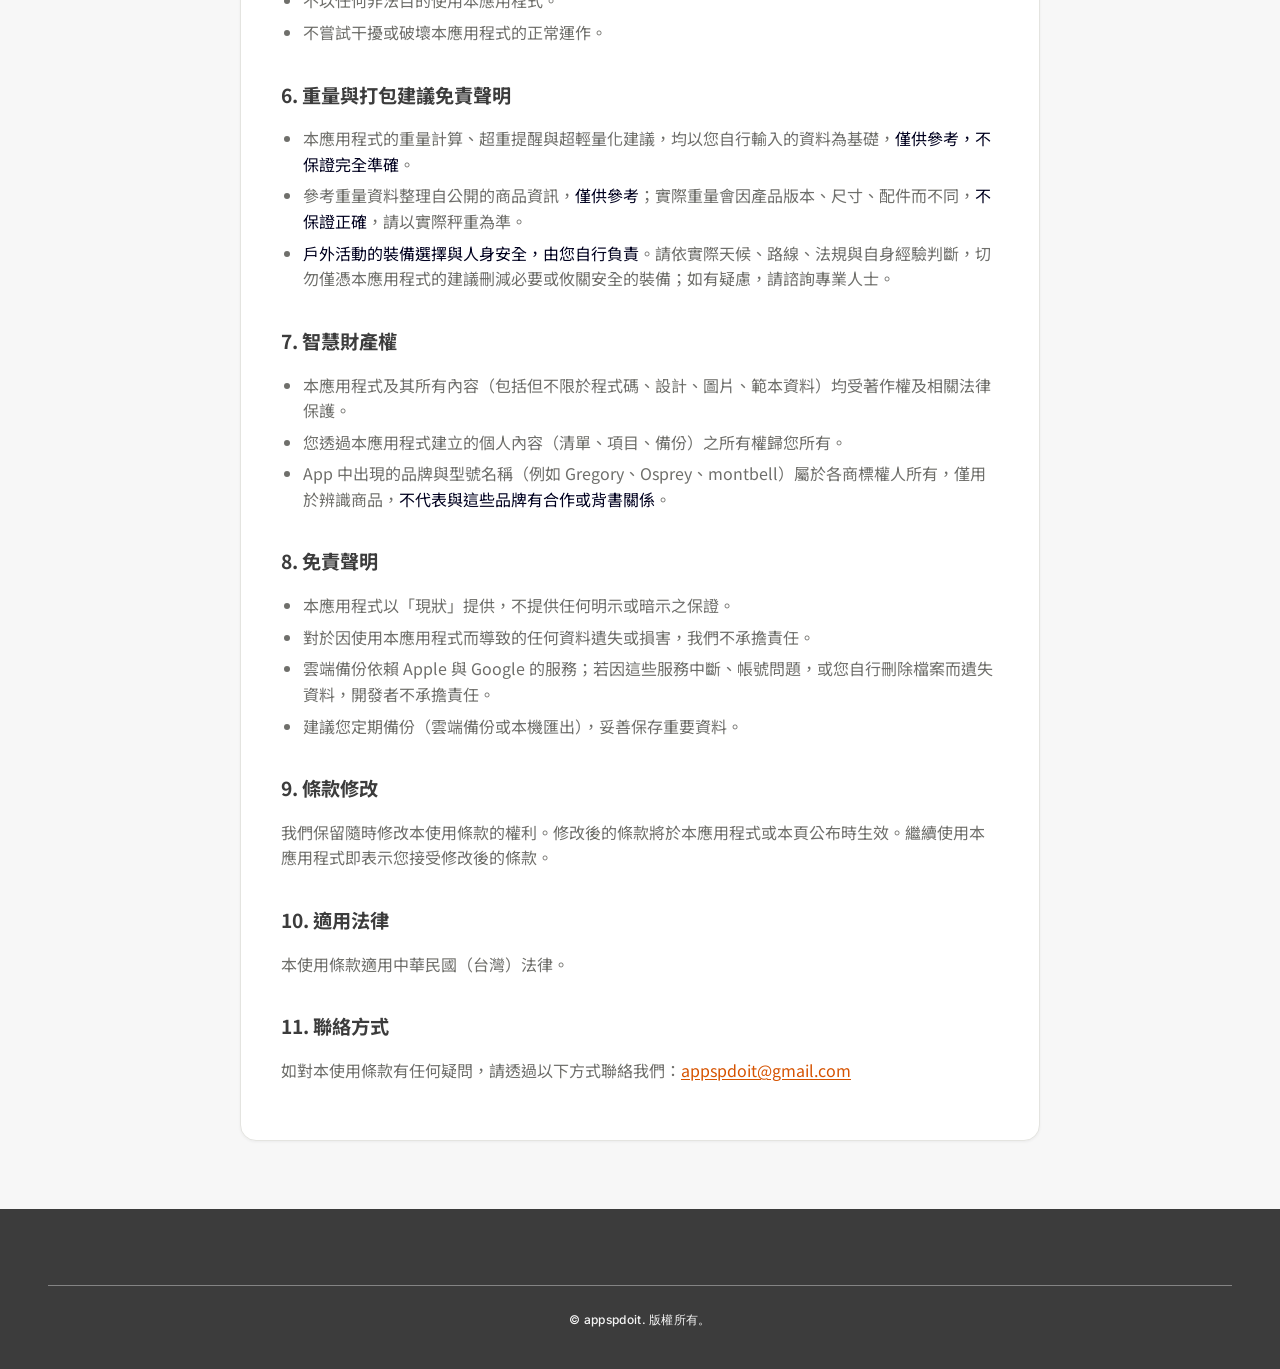
<file: legal/packplan-terms.html>
<!DOCTYPE html>
<html lang="zh-Hant">
<head>
  <!-- Google tag (gtag.js) -->
  <script async src="https://www.googletagmanager.com/gtag/js?id=G-VL5T086PDW"></script>
  <script>
    window.dataLayer = window.dataLayer || [];
    function gtag(){dataLayer.push(arguments);}
    gtag('js', new Date());

    gtag('config', 'G-VL5T086PDW');
  </script>
  <meta charset="UTF-8">
  <meta name="viewport" content="width=device-width, initial-scale=1.0">
  <title>PackPlan 打包計劃 — 使用條款 — appspdoit</title>
  <link rel="preconnect" href="https://fonts.googleapis.com">
  <link rel="preconnect" href="https://fonts.gstatic.com" crossorigin>
  <link href="https://fonts.googleapis.com/css2?family=Inter:wght@400;500;700;900&family=Noto+Sans+TC:wght@400;500;700;900&display=swap" rel="stylesheet">
  <link rel="stylesheet" href="../assets/style.css">
  <style>
    /* 條文內連結（第三方隱私權政策等）需看得出可點擊 */
    .legal-card a { color: var(--brand-ink); text-decoration: underline; text-underline-offset: 2px; }
  </style>
  <link rel="icon" href="../assets/icon_appsodoit.png">
</head>
<body class="theme-packplan">
  <header class="site-header">
    <div class="container nav">
      <a class="wordmark" href="../index.html">appspdoit</a>
      <nav class="nav-pill">
        <a href="../index.html#apps">產品</a>
        <a href="../index.html#about">關於</a>
        <a href="../index.html#contact">聯絡</a>
      </nav>
    </div>
  </header>

  <div class="container crumb"><a href="../index.html">首頁</a> / <a href="../apps/packplan.html">PackPlan 打包計劃</a> / 使用條款</div>

  <main class="container legal">
    <div class="legal-app">
      <img class="legal-app-icon" src="../assets/packplan_app_icon_512.jpg" alt="PackPlan 打包計劃 App 圖示">
      <span class="legal-app-name">PackPlan 打包計劃</span>
    </div>
    <h1>使用條款</h1>
    <p class="meta">最後更新日期：2026 年 10 月 15 日</p>

    <div class="legal-card">
    <p>歡迎使用 PackPlan（打包計劃，以下簡稱「本應用程式」）。下載、安裝或使用本應用程式，即表示您同意遵守以下使用條款。若您不同意，請勿使用本應用程式。</p>

    <h2>1. 服務說明</h2>
    <p>PackPlan（打包計劃）是一款戶外打包清單與輕量化工具，提供以下功能：</p>
    <ul>
      <li>快速建立與管理打包清單</li>
      <li>兩層分類、項目勾選與拖曳排序</li>
      <li>項目搜尋</li>
      <li>即時重量計算、接近上限與超重提醒</li>
      <li>自訂重量上限</li>
      <li>超輕量化打包建議與最低可行重量</li>
      <li>身上穿戴、放車上的物品不計入背包重量</li>
      <li>線上參考重量（帶入與搜尋）</li>
      <li>本機儲存、備份匯出／匯入，以及 iCloud／Google Drive 雲端備份</li>
      <li>以系統分享功能分享清單摘要</li>
    </ul>

    <h2>2. 訂閱與購買</h2>
    <ul>
      <li>目前版本<span class="hl">不含任何付費內購</span>。</li>
      <li>日後將推出付費項目，屆時所有交易將透過您的 Apple ID 或 Google Play 帳號處理。</li>
      <li>屆時之訂閱、續訂、退費與管理，均依 Apple App Store 或 Google Play 之規範辦理，您可於裝置的「設定」中管理。</li>
    </ul>

    <h2>3. 使用者資料</h2>
    <ul>
      <li>您的清單、項目、範本與設定均儲存於您的裝置本機。本應用程式<span class="hl">沒有使用者帳號系統，也不會自動同步資料</span>。</li>
      <li>雲端備份由您主動操作，備份檔存於<span class="hl">您本人的 iCloud Drive 或 Google Drive</span>，開發者無法存取；本機匯出的備份檔則由您自行保管。</li>
      <li>本應用程式會從開發者的伺服器下載參考重量資料。</li>
      <li>發生錯誤時，本應用程式會傳送<span class="hl">不含個人資料的診斷資料</span>，僅用於找出並修正問題。</li>
      <li>詳細資料處理方式請參閱<a href="packplan-privacy.html">隱私權政策</a>。</li>
    </ul>

    <h2>4. 第三方服務</h2>
    <ul>
      <li>使用 iCloud／Google Drive 雲端備份時，您也須同時遵守 <a href="https://www.apple.com/legal/internet-services/icloud/" target="_blank" rel="noopener">Apple</a> 與 <a href="https://policies.google.com/terms" target="_blank" rel="noopener">Google</a> 各自的服務條款。</li>
    </ul>

    <h2>5. 使用規範</h2>
    <p>使用本應用程式時，您同意：</p>
    <ul>
      <li>不對本應用程式進行反向工程、反編譯或拆解。</li>
      <li>不以任何非法目的使用本應用程式。</li>
      <li>不嘗試干擾或破壞本應用程式的正常運作。</li>
    </ul>

    <h2>6. 重量與打包建議免責聲明</h2>
    <ul>
      <li>本應用程式的重量計算、超重提醒與超輕量化建議，均以您自行輸入的資料為基礎，<span class="hl">僅供參考，不保證完全準確</span>。</li>
      <li>參考重量資料整理自公開的商品資訊，<span class="hl">僅供參考</span>；實際重量會因產品版本、尺寸、配件而不同，<span class="hl">不保證正確</span>，請以實際秤重為準。</li>
      <li><span class="hl">戶外活動的裝備選擇與人身安全，由您自行負責</span>。請依實際天候、路線、法規與自身經驗判斷，切勿僅憑本應用程式的建議刪減必要或攸關安全的裝備；如有疑慮，請諮詢專業人士。</li>
    </ul>

    <h2>7. 智慧財產權</h2>
    <ul>
      <li>本應用程式及其所有內容（包括但不限於程式碼、設計、圖片、範本資料）均受著作權及相關法律保護。</li>
      <li>您透過本應用程式建立的個人內容（清單、項目、備份）之所有權歸您所有。</li>
      <li>App 中出現的品牌與型號名稱（例如 Gregory、Osprey、montbell）屬於各商標權人所有，僅用於辨識商品，<span class="hl">不代表與這些品牌有合作或背書關係</span>。</li>
    </ul>

    <h2>8. 免責聲明</h2>
    <ul>
      <li>本應用程式以「現狀」提供，不提供任何明示或暗示之保證。</li>
      <li>對於因使用本應用程式而導致的任何資料遺失或損害，我們不承擔責任。</li>
      <li>雲端備份依賴 Apple 與 Google 的服務；若因這些服務中斷、帳號問題，或您自行刪除檔案而遺失資料，開發者不承擔責任。</li>
      <li>建議您定期備份（雲端備份或本機匯出），妥善保存重要資料。</li>
    </ul>

    <h2>9. 條款修改</h2>
    <p>我們保留隨時修改本使用條款的權利。修改後的條款將於本應用程式或本頁公布時生效。繼續使用本應用程式即表示您接受修改後的條款。</p>

    <h2>10. 適用法律</h2>
    <p>本使用條款適用中華民國（台灣）法律。</p>

    <h2>11. 聯絡方式</h2>
    <p>如對本使用條款有任何疑問，請透過以下方式聯絡我們：<a href="mailto:appspdoit@gmail.com">appspdoit@gmail.com</a></p>
    </div>
  </main>

  <footer class="site-footer">
    <div class="container">
      <div class="footer-bottom">
        <span class="copy">© appspdoit. 版權所有。</span>
      </div>
    </div>
  </footer>
</body>
</html>
</file>
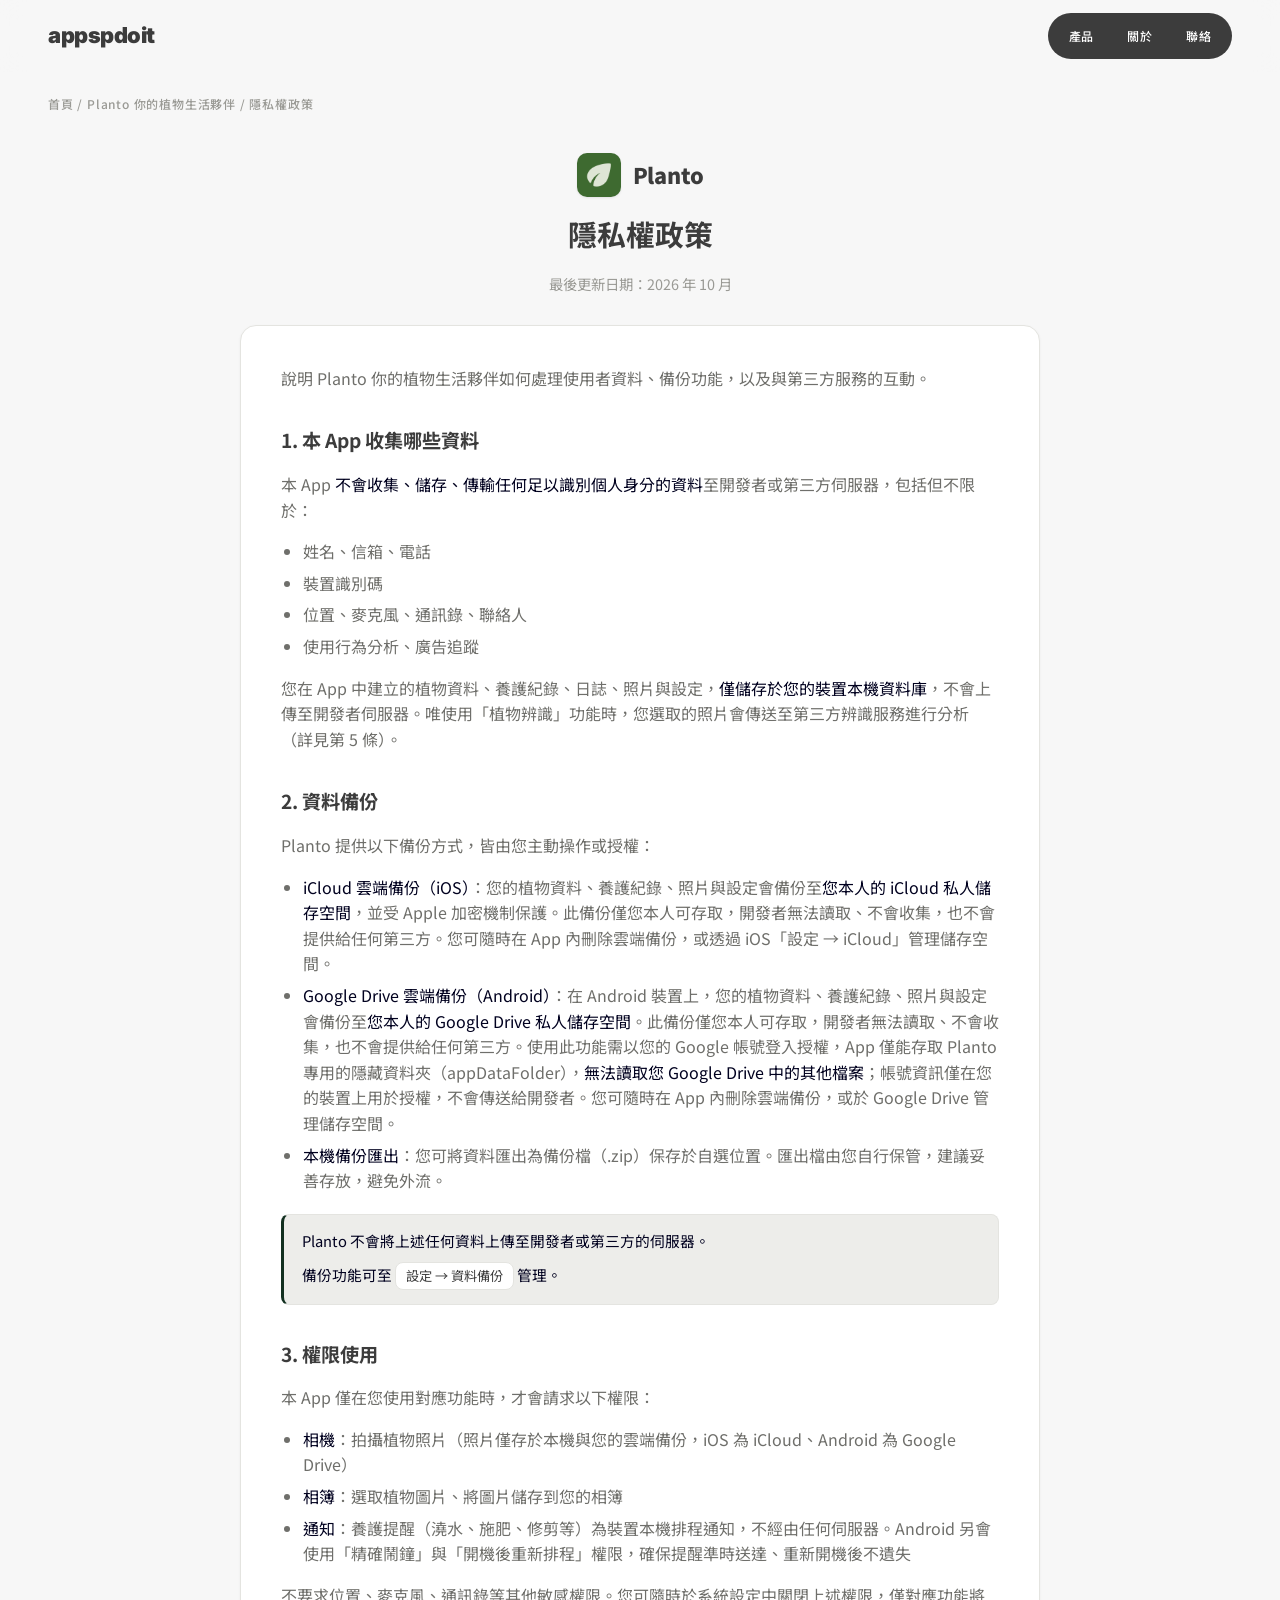
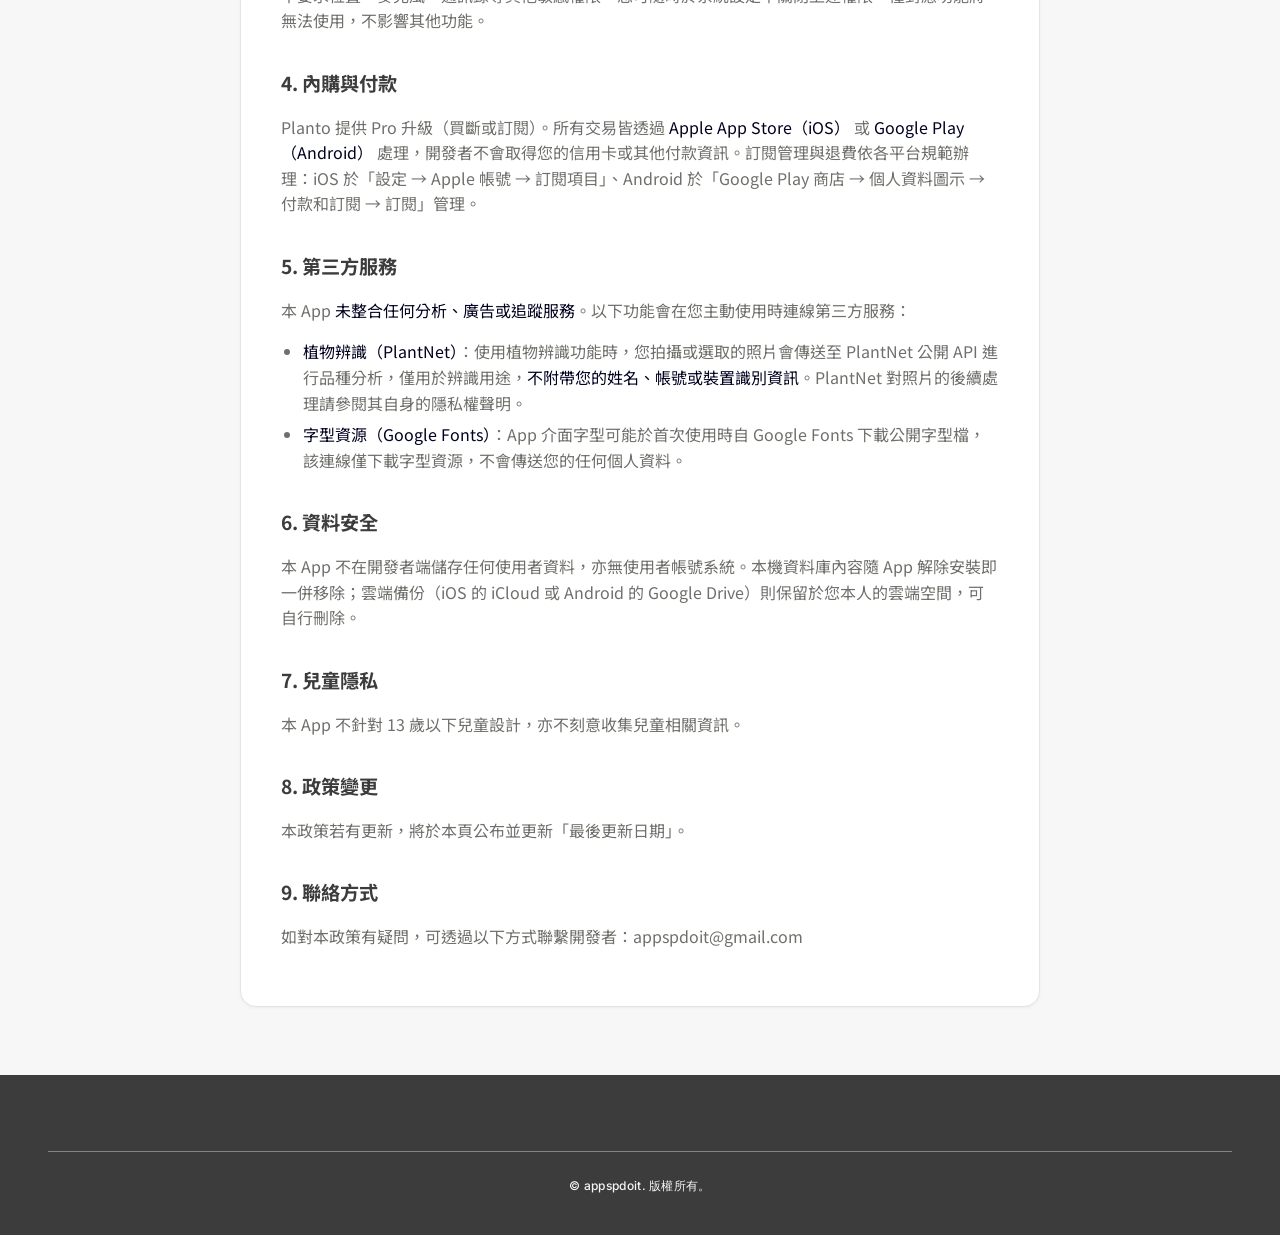
<file: legal/planto-privacy.html>
<!DOCTYPE html>
<html lang="zh-Hant">
<head>
  <!-- Google tag (gtag.js) -->
  <script async src="https://www.googletagmanager.com/gtag/js?id=G-VL5T086PDW"></script>
  <script>
    window.dataLayer = window.dataLayer || [];
    function gtag(){dataLayer.push(arguments);}
    gtag('js', new Date());

    gtag('config', 'G-VL5T086PDW');
  </script>
  <meta charset="UTF-8">
  <meta name="viewport" content="width=device-width, initial-scale=1.0">
  <title>Planto — 隱私權政策 — appspdoit</title>
  <link rel="preconnect" href="https://fonts.googleapis.com">
  <link rel="preconnect" href="https://fonts.gstatic.com" crossorigin>
  <link href="https://fonts.googleapis.com/css2?family=Inter:wght@400;500;700;900&family=Noto+Sans+TC:wght@400;500;700;900&display=swap" rel="stylesheet">
  <link rel="stylesheet" href="../assets/style.css">
  <link rel="icon" href="../assets/icon_appsodoit.png">
</head>
<body class="theme-planto">
  <header class="site-header">
    <div class="container nav">
      <a class="wordmark" href="../index.html">appspdoit</a>
      <nav class="nav-pill">
        <a href="../index.html#apps">產品</a>
        <a href="../index.html#about">關於</a>
        <a href="../index.html#contact">聯絡</a>
      </nav>
    </div>
  </header>

  <div class="container crumb"><a href="../index.html">首頁</a> / <a href="../apps/planto.html">Planto 你的植物生活夥伴</a> / 隱私權政策</div>

  <main class="container legal">
    <div class="legal-app">
      <img class="legal-app-icon" src="../assets/app-icon-planto.png" alt="Planto App 圖示">
      <span class="legal-app-name">Planto</span>
    </div>
    <h1>隱私權政策</h1>
    <p class="meta">最後更新日期：2026 年 10 月</p>

    <div class="legal-card">
    <p>說明 Planto 你的植物生活夥伴如何處理使用者資料、備份功能，以及與第三方服務的互動。</p>

    <h2>1. 本 App 收集哪些資料</h2>
    <p>本 App <span class="hl">不會收集、儲存、傳輸任何足以識別個人身分的資料</span>至開發者或第三方伺服器，包括但不限於：</p>
    <ul>
      <li>姓名、信箱、電話</li>
      <li>裝置識別碼</li>
      <li>位置、麥克風、通訊錄、聯絡人</li>
      <li>使用行為分析、廣告追蹤</li>
    </ul>
    <p>您在 App 中建立的植物資料、養護紀錄、日誌、照片與設定，<span class="hl">僅儲存於您的裝置本機資料庫</span>，不會上傳至開發者伺服器。唯使用「植物辨識」功能時，您選取的照片會傳送至第三方辨識服務進行分析（詳見第 5 條）。</p>

    <h2>2. 資料備份</h2>
    <p>Planto 提供以下備份方式，皆由您主動操作或授權：</p>
    <ul>
      <li><span class="hl">iCloud 雲端備份（iOS）</span>：您的植物資料、養護紀錄、照片與設定會備份至<span class="hl">您本人的 iCloud 私人儲存空間</span>，並受 Apple 加密機制保護。此備份僅您本人可存取，開發者無法讀取、不會收集，也不會提供給任何第三方。您可隨時在 App 內刪除雲端備份，或透過 iOS「設定 → iCloud」管理儲存空間。</li>
      <li><span class="hl">Google Drive 雲端備份（Android）</span>：在 Android 裝置上，您的植物資料、養護紀錄、照片與設定會備份至<span class="hl">您本人的 Google Drive 私人儲存空間</span>。此備份僅您本人可存取，開發者無法讀取、不會收集，也不會提供給任何第三方。使用此功能需以您的 Google 帳號登入授權，App 僅能存取 Planto 專用的隱藏資料夾（appDataFolder），<span class="hl">無法讀取您 Google Drive 中的其他檔案</span>；帳號資訊僅在您的裝置上用於授權，不會傳送給開發者。您可隨時在 App 內刪除雲端備份，或於 Google Drive 管理儲存空間。</li>
      <li><span class="hl">本機備份匯出</span>：您可將資料匯出為備份檔（.zip）保存於自選位置。匯出檔由您自行保管，建議妥善存放，避免外流。</li>
    </ul>
    <div class="callout">
      <p>Planto 不會將上述任何資料上傳至開發者或第三方的伺服器。</p>
      <p>備份功能可至 <span class="path">設定 → 資料備份</span> 管理。</p>
    </div>

    <h2>3. 權限使用</h2>
    <p>本 App 僅在您使用對應功能時，才會請求以下權限：</p>
    <ul>
      <li><span class="hl">相機</span>：拍攝植物照片（照片僅存於本機與您的雲端備份，iOS 為 iCloud、Android 為 Google Drive）</li>
      <li><span class="hl">相簿</span>：選取植物圖片、將圖片儲存到您的相簿</li>
      <li><span class="hl">通知</span>：養護提醒（澆水、施肥、修剪等）為裝置本機排程通知，不經由任何伺服器。Android 另會使用「精確鬧鐘」與「開機後重新排程」權限，確保提醒準時送達、重新開機後不遺失</li>
    </ul>
    <p>不要求位置、麥克風、通訊錄等其他敏感權限。您可隨時於系統設定中關閉上述權限，僅對應功能將無法使用，不影響其他功能。</p>

    <h2>4. 內購與付款</h2>
    <p>Planto 提供 Pro 升級（買斷或訂閱）。所有交易皆透過 <span class="hl">Apple App Store（iOS）</span> 或 <span class="hl">Google Play（Android）</span> 處理，開發者不會取得您的信用卡或其他付款資訊。訂閱管理與退費依各平台規範辦理：iOS 於「設定 → Apple 帳號 → 訂閱項目」、Android 於「Google Play 商店 → 個人資料圖示 → 付款和訂閱 → 訂閱」管理。</p>

    <h2>5. 第三方服務</h2>
    <p>本 App <span class="hl">未整合任何分析、廣告或追蹤服務</span>。以下功能會在您主動使用時連線第三方服務：</p>
    <ul>
      <li><span class="hl">植物辨識（PlantNet）</span>：使用植物辨識功能時，您拍攝或選取的照片會傳送至 PlantNet 公開 API 進行品種分析，僅用於辨識用途，<span class="hl">不附帶您的姓名、帳號或裝置識別資訊</span>。PlantNet 對照片的後續處理請參閱其自身的隱私權聲明。</li>
      <li><span class="hl">字型資源（Google Fonts）</span>：App 介面字型可能於首次使用時自 Google Fonts 下載公開字型檔，該連線僅下載字型資源，不會傳送您的任何個人資料。</li>
    </ul>

    <h2>6. 資料安全</h2>
    <p>本 App 不在開發者端儲存任何使用者資料，亦無使用者帳號系統。本機資料庫內容隨 App 解除安裝即一併移除；雲端備份（iOS 的 iCloud 或 Android 的 Google Drive）則保留於您本人的雲端空間，可自行刪除。</p>

    <h2>7. 兒童隱私</h2>
    <p>本 App 不針對 13 歲以下兒童設計，亦不刻意收集兒童相關資訊。</p>

    <h2>8. 政策變更</h2>
    <p>本政策若有更新，將於本頁公布並更新「最後更新日期」。</p>

    <h2>9. 聯絡方式</h2>
    <p>如對本政策有疑問，可透過以下方式聯繫開發者：<a href="mailto:appspdoit@gmail.com">appspdoit@gmail.com</a></p>
    </div>
  </main>

  <footer class="site-footer">
    <div class="container">
      <div class="footer-bottom">
        <span class="copy">© appspdoit. 版權所有。</span>
      </div>
    </div>
  </footer>
</body>
</html>
</file>
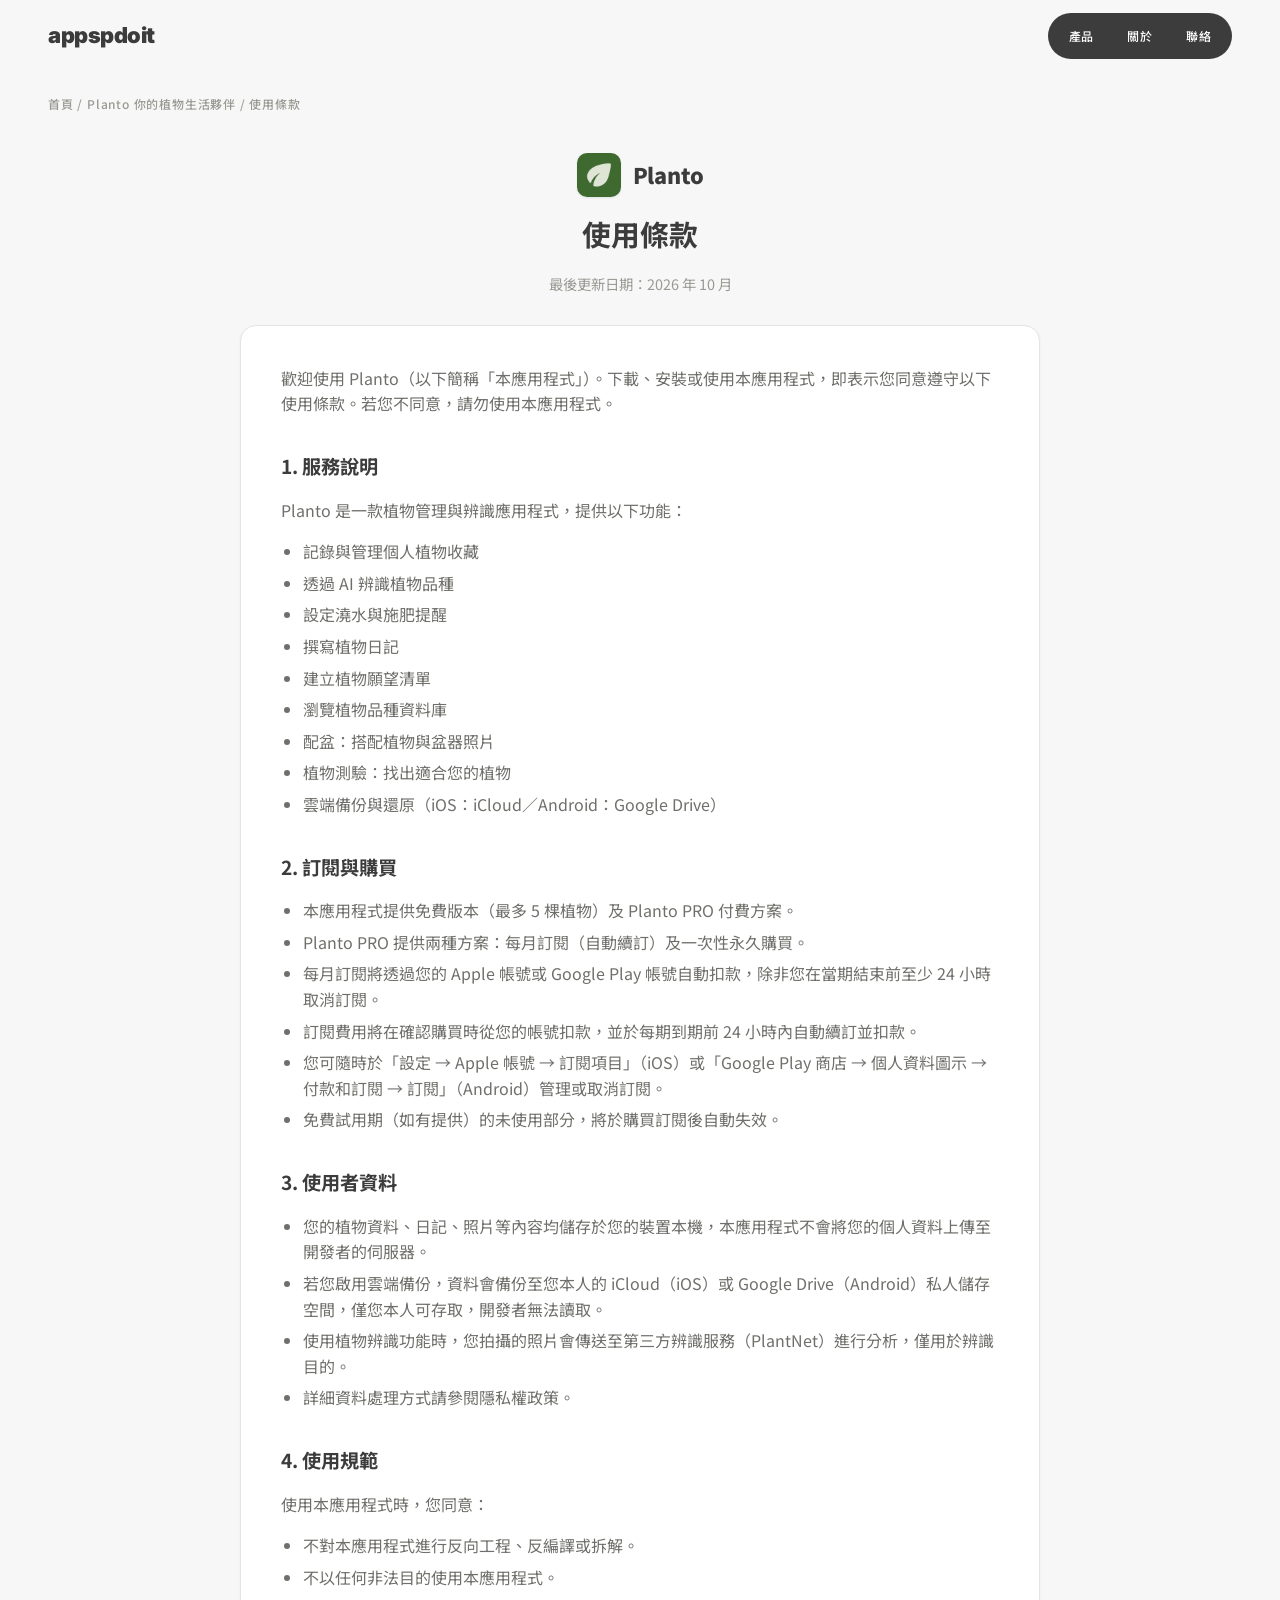
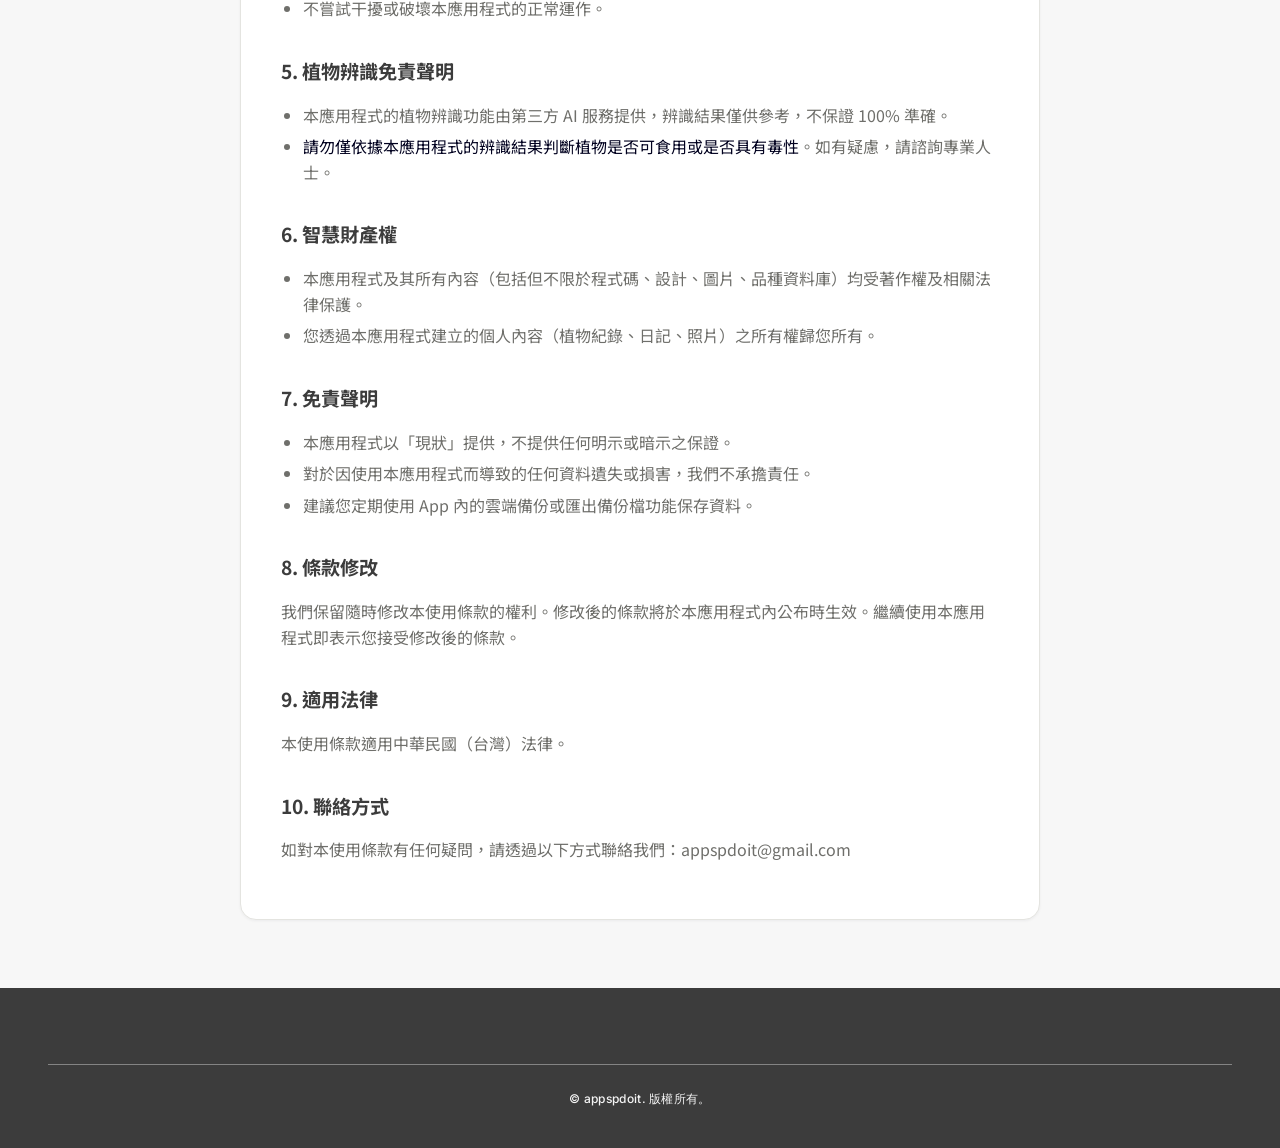
<file: legal/planto-terms.html>
<!DOCTYPE html>
<html lang="zh-Hant">
<head>
  <!-- Google tag (gtag.js) -->
  <script async src="https://www.googletagmanager.com/gtag/js?id=G-VL5T086PDW"></script>
  <script>
    window.dataLayer = window.dataLayer || [];
    function gtag(){dataLayer.push(arguments);}
    gtag('js', new Date());

    gtag('config', 'G-VL5T086PDW');
  </script>
  <meta charset="UTF-8">
  <meta name="viewport" content="width=device-width, initial-scale=1.0">
  <title>Planto — 使用條款 — appspdoit</title>
  <link rel="preconnect" href="https://fonts.googleapis.com">
  <link rel="preconnect" href="https://fonts.gstatic.com" crossorigin>
  <link href="https://fonts.googleapis.com/css2?family=Inter:wght@400;500;700;900&family=Noto+Sans+TC:wght@400;500;700;900&display=swap" rel="stylesheet">
  <link rel="stylesheet" href="../assets/style.css">
  <link rel="icon" href="../assets/icon_appsodoit.png">
</head>
<body class="theme-planto">
  <header class="site-header">
    <div class="container nav">
      <a class="wordmark" href="../index.html">appspdoit</a>
      <nav class="nav-pill">
        <a href="../index.html#apps">產品</a>
        <a href="../index.html#about">關於</a>
        <a href="../index.html#contact">聯絡</a>
      </nav>
    </div>
  </header>

  <div class="container crumb"><a href="../index.html">首頁</a> / <a href="../apps/planto.html">Planto 你的植物生活夥伴</a> / 使用條款</div>

  <main class="container legal">
    <div class="legal-app">
      <img class="legal-app-icon" src="../assets/app-icon-planto.png" alt="Planto App 圖示">
      <span class="legal-app-name">Planto</span>
    </div>
    <h1>使用條款</h1>
    <p class="meta">最後更新日期：2026 年 10 月</p>

    <div class="legal-card">
    <p>歡迎使用 Planto（以下簡稱「本應用程式」）。下載、安裝或使用本應用程式，即表示您同意遵守以下使用條款。若您不同意，請勿使用本應用程式。</p>

    <h2>1. 服務說明</h2>
    <p>Planto 是一款植物管理與辨識應用程式，提供以下功能：</p>
    <ul>
      <li>記錄與管理個人植物收藏</li>
      <li>透過 AI 辨識植物品種</li>
      <li>設定澆水與施肥提醒</li>
      <li>撰寫植物日記</li>
      <li>建立植物願望清單</li>
      <li>瀏覽植物品種資料庫</li>
      <li>配盆：搭配植物與盆器照片</li>
      <li>植物測驗：找出適合您的植物</li>
      <li>雲端備份與還原（iOS：iCloud／Android：Google Drive）</li>
    </ul>

    <h2>2. 訂閱與購買</h2>
    <ul>
      <li>本應用程式提供免費版本（最多 5 棵植物）及 Planto PRO 付費方案。</li>
      <li>Planto PRO 提供兩種方案：每月訂閱（自動續訂）及一次性永久購買。</li>
      <li>每月訂閱將透過您的 Apple 帳號或 Google Play 帳號自動扣款，除非您在當期結束前至少 24 小時取消訂閱。</li>
      <li>訂閱費用將在確認購買時從您的帳號扣款，並於每期到期前 24 小時內自動續訂並扣款。</li>
      <li>您可隨時於「設定 → Apple 帳號 → 訂閱項目」（iOS）或「Google Play 商店 → 個人資料圖示 → 付款和訂閱 → 訂閱」（Android）管理或取消訂閱。</li>
      <li>免費試用期（如有提供）的未使用部分，將於購買訂閱後自動失效。</li>
    </ul>

    <h2>3. 使用者資料</h2>
    <ul>
      <li>您的植物資料、日記、照片等內容均儲存於您的裝置本機，本應用程式不會將您的個人資料上傳至開發者的伺服器。</li>
      <li>若您啟用雲端備份，資料會備份至您本人的 iCloud（iOS）或 Google Drive（Android）私人儲存空間，僅您本人可存取，開發者無法讀取。</li>
      <li>使用植物辨識功能時，您拍攝的照片會傳送至第三方辨識服務（PlantNet）進行分析，僅用於辨識目的。</li>
      <li>詳細資料處理方式請參閱<a href="planto-privacy.html">隱私權政策</a>。</li>
    </ul>

    <h2>4. 使用規範</h2>
    <p>使用本應用程式時，您同意：</p>
    <ul>
      <li>不對本應用程式進行反向工程、反編譯或拆解。</li>
      <li>不以任何非法目的使用本應用程式。</li>
      <li>不嘗試干擾或破壞本應用程式的正常運作。</li>
    </ul>

    <h2>5. 植物辨識免責聲明</h2>
    <ul>
      <li>本應用程式的植物辨識功能由第三方 AI 服務提供，辨識結果僅供參考，不保證 100% 準確。</li>
      <li><span class="hl">請勿僅依據本應用程式的辨識結果判斷植物是否可食用或是否具有毒性</span>。如有疑慮，請諮詢專業人士。</li>
    </ul>

    <h2>6. 智慧財產權</h2>
    <ul>
      <li>本應用程式及其所有內容（包括但不限於程式碼、設計、圖片、品種資料庫）均受著作權及相關法律保護。</li>
      <li>您透過本應用程式建立的個人內容（植物紀錄、日記、照片）之所有權歸您所有。</li>
    </ul>

    <h2>7. 免責聲明</h2>
    <ul>
      <li>本應用程式以「現狀」提供，不提供任何明示或暗示之保證。</li>
      <li>對於因使用本應用程式而導致的任何資料遺失或損害，我們不承擔責任。</li>
      <li>建議您定期使用 App 內的雲端備份或匯出備份檔功能保存資料。</li>
    </ul>

    <h2>8. 條款修改</h2>
    <p>我們保留隨時修改本使用條款的權利。修改後的條款將於本應用程式內公布時生效。繼續使用本應用程式即表示您接受修改後的條款。</p>

    <h2>9. 適用法律</h2>
    <p>本使用條款適用中華民國（台灣）法律。</p>

    <h2>10. 聯絡方式</h2>
    <p>如對本使用條款有任何疑問，請透過以下方式聯絡我們：<a href="mailto:appspdoit@gmail.com">appspdoit@gmail.com</a></p>
    </div>
  </main>

  <footer class="site-footer">
    <div class="container">
      <div class="footer-bottom">
        <span class="copy">© appspdoit. 版權所有。</span>
      </div>
    </div>
  </footer>
</body>
</html>
</file>
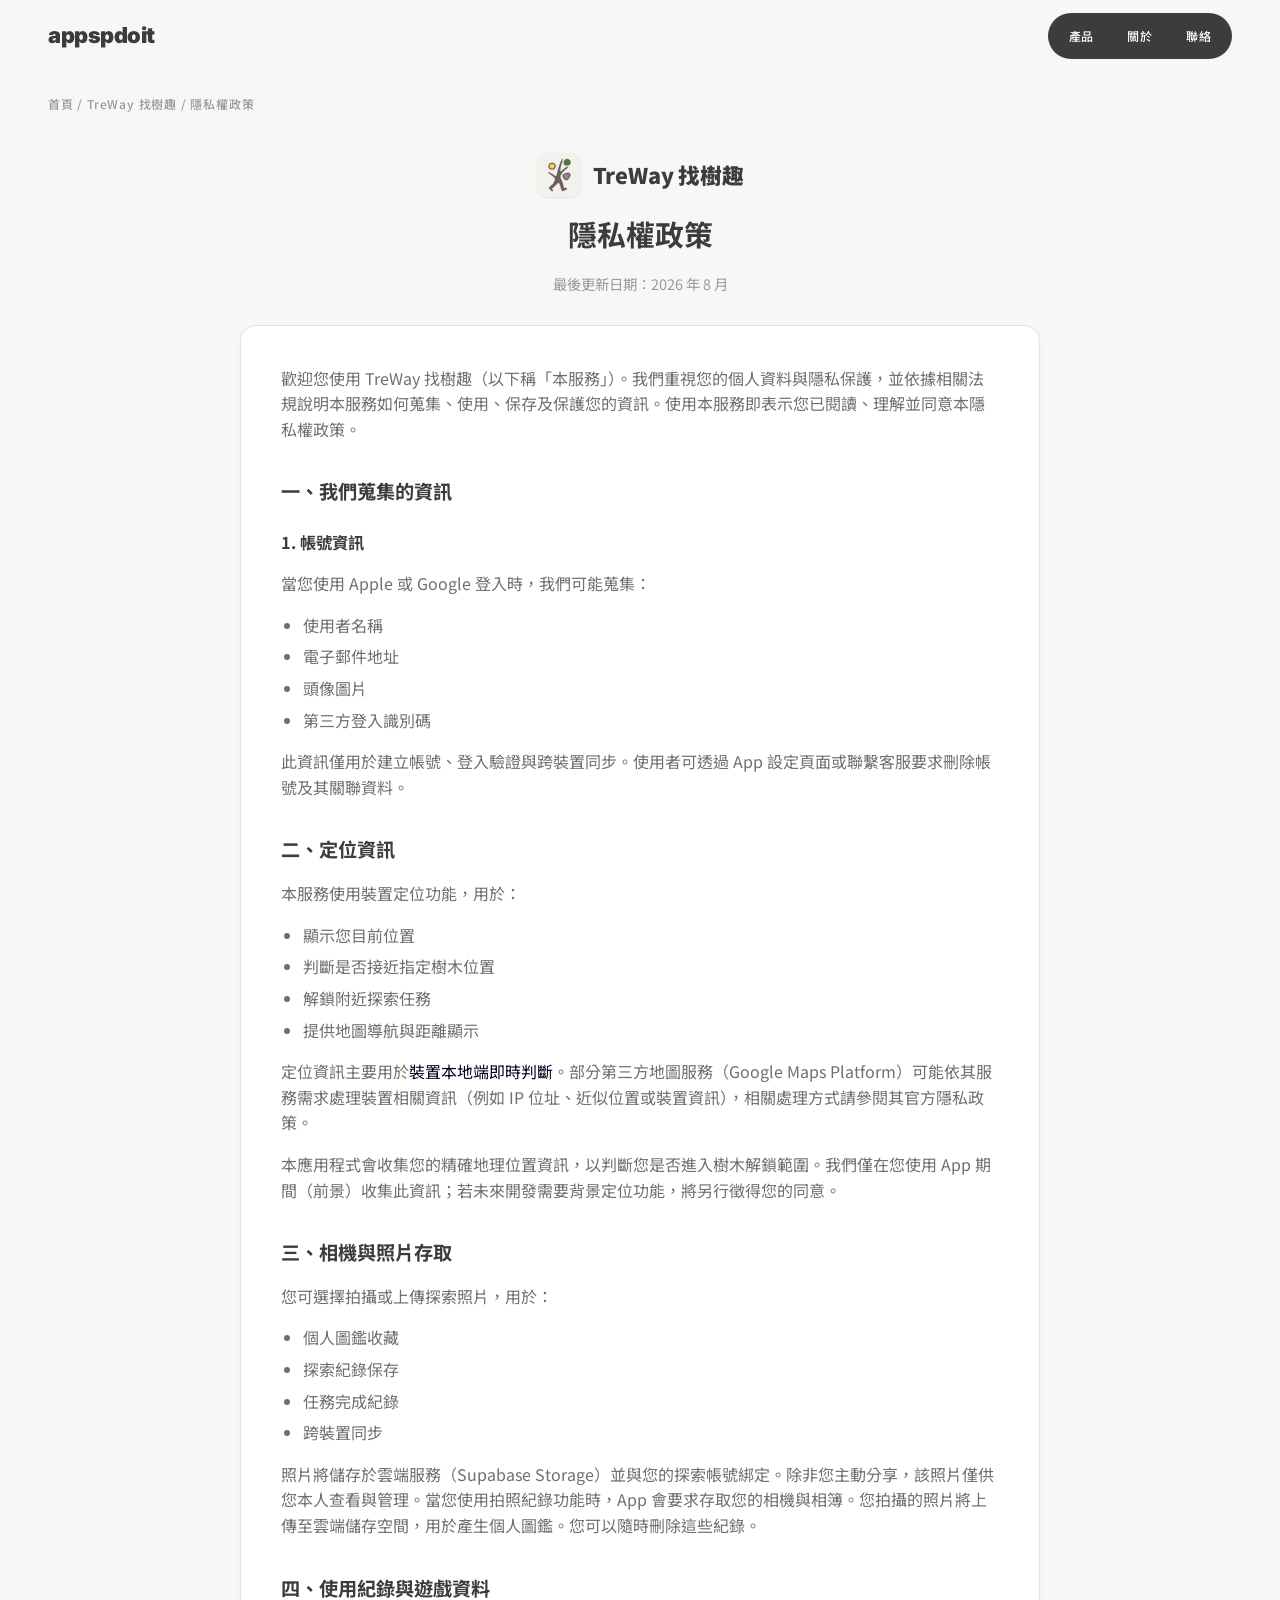
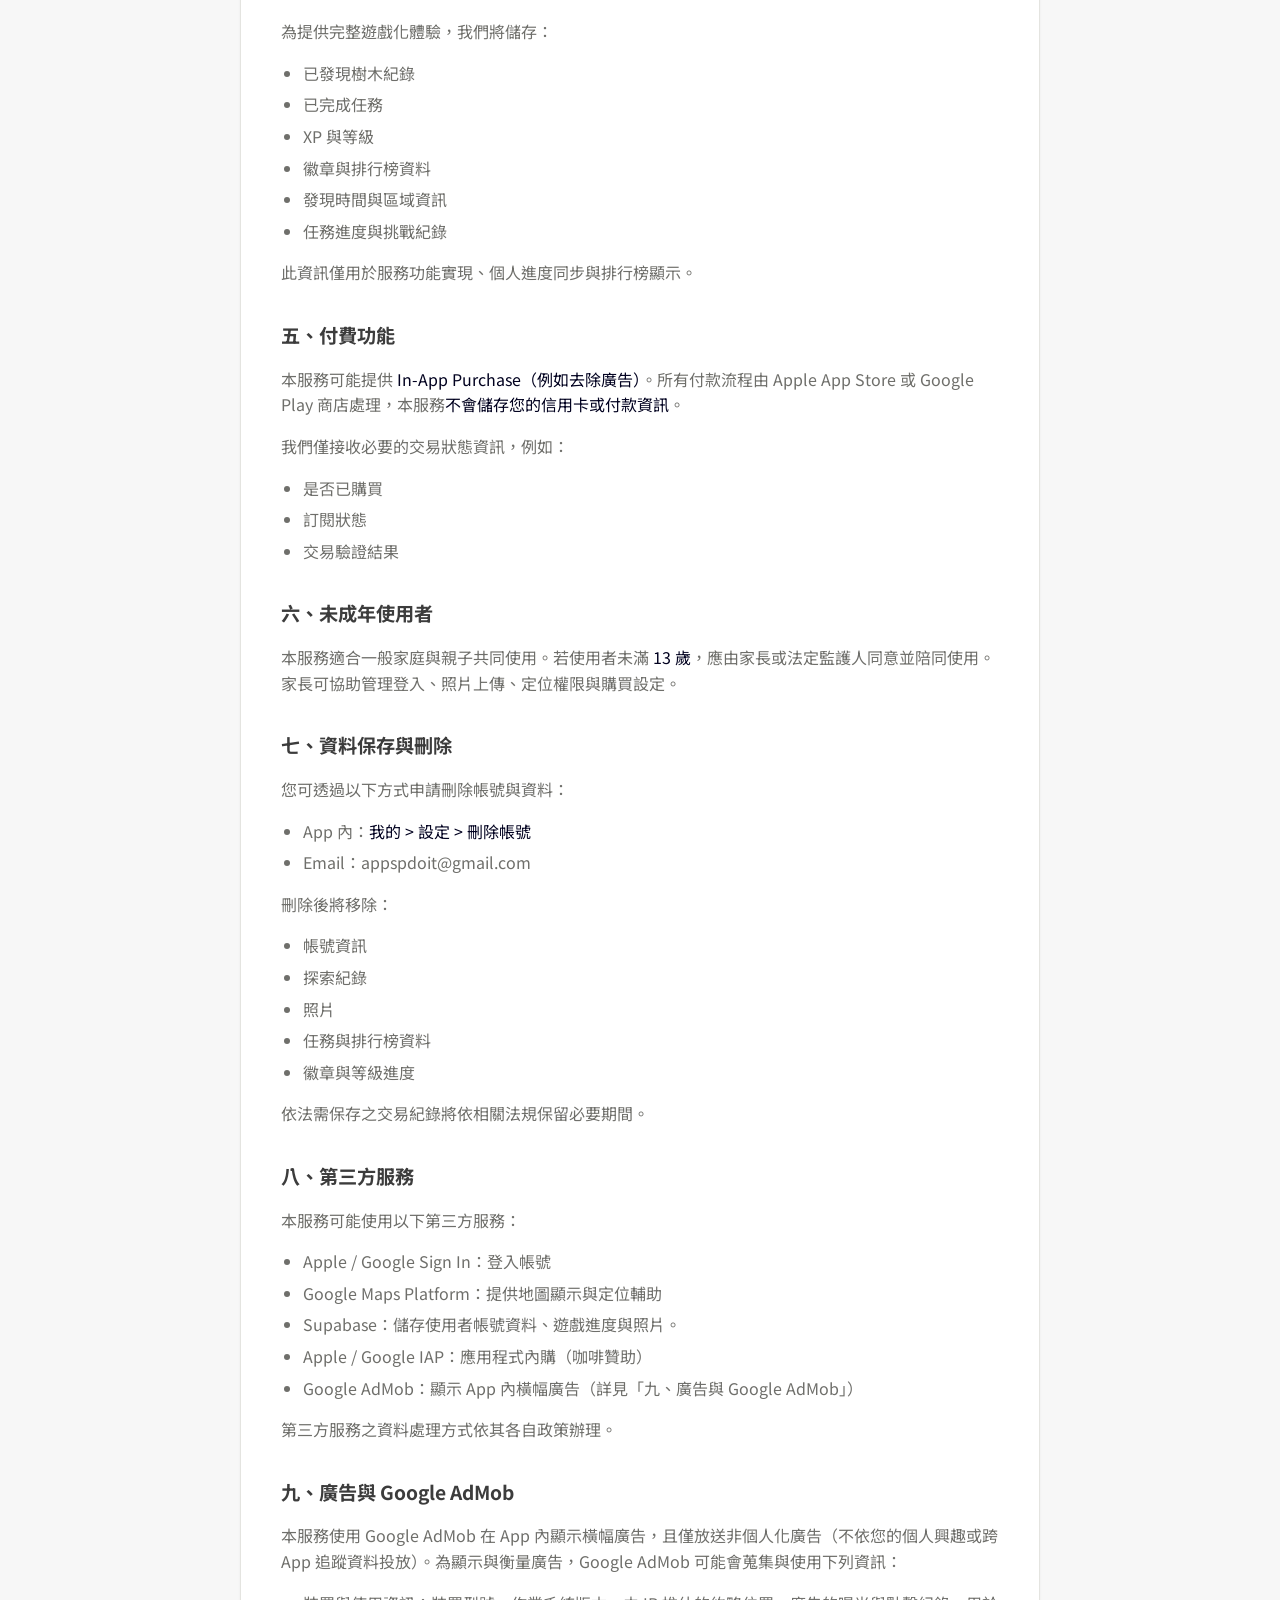
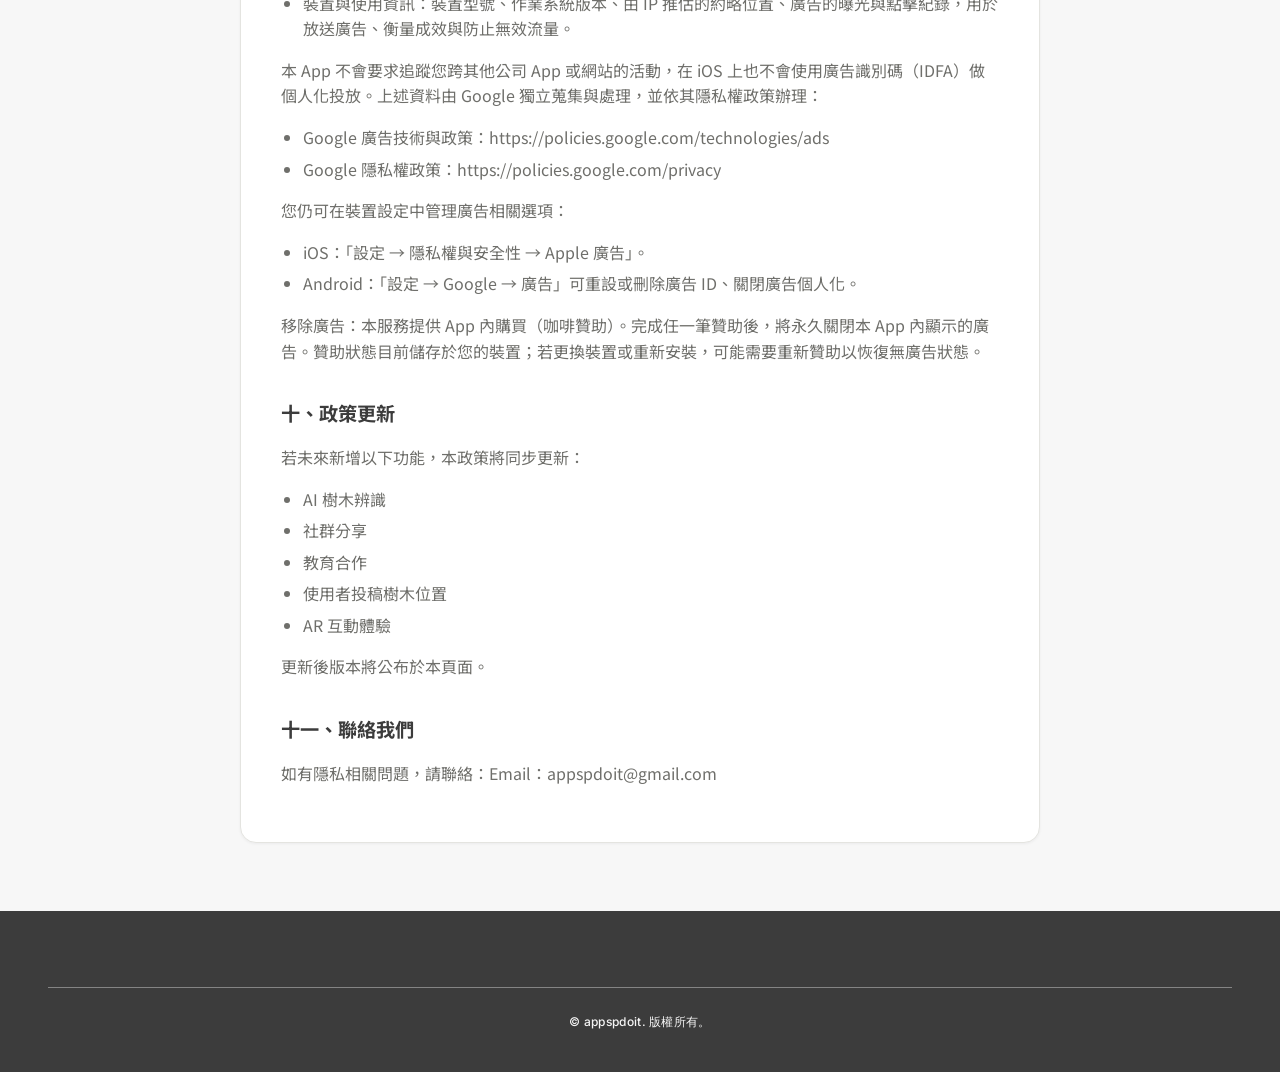
<file: legal/treway-privacy.html>
<!DOCTYPE html>
<html lang="zh-Hant">
<head>
  <!-- Google tag (gtag.js) -->
  <script async src="https://www.googletagmanager.com/gtag/js?id=G-VL5T086PDW"></script>
  <script>
    window.dataLayer = window.dataLayer || [];
    function gtag(){dataLayer.push(arguments);}
    gtag('js', new Date());

    gtag('config', 'G-VL5T086PDW');
  </script>
  <meta charset="UTF-8">
  <meta name="viewport" content="width=device-width, initial-scale=1.0">
  <title>TreWay 找樹趣 — 隱私權政策 — appspdoit</title>
  <link rel="preconnect" href="https://fonts.googleapis.com">
  <link rel="preconnect" href="https://fonts.gstatic.com" crossorigin>
  <link href="https://fonts.googleapis.com/css2?family=Inter:wght@400;500;700;900&family=Noto+Sans+TC:wght@400;500;700;900&display=swap" rel="stylesheet">
  <link rel="stylesheet" href="../assets/style.css">
  <link rel="icon" href="../assets/icon_appsodoit.png">
</head>
<body class="theme-treway">
  <header class="site-header">
    <div class="container nav">
      <a class="wordmark" href="../index.html">appspdoit</a>
      <nav class="nav-pill">
        <a href="../index.html#apps">產品</a>
        <a href="../index.html#about">關於</a>
        <a href="../index.html#contact">聯絡</a>
      </nav>
    </div>
  </header>

  <div class="container crumb"><a href="../index.html">首頁</a> / <a href="../apps/treway.html">TreWay 找樹趣</a> / 隱私權政策</div>

  <main class="container legal">
    <div class="legal-app">
      <img class="legal-app-icon" src="../assets/app-icon-treway.png" alt="TreWay 找樹趣 App 圖示">
      <span class="legal-app-name">TreWay 找樹趣</span>
    </div>
    <h1>隱私權政策</h1>
    <p class="meta">最後更新日期：2026 年 8 月</p>

    <div class="legal-card">
    <p>歡迎您使用 TreWay 找樹趣（以下稱「本服務」）。我們重視您的個人資料與隱私保護，並依據相關法規說明本服務如何蒐集、使用、保存及保護您的資訊。使用本服務即表示您已閱讀、理解並同意本隱私權政策。</p>

    <h2>一、我們蒐集的資訊</h2>
    <h3>1. 帳號資訊</h3>
    <p>當您使用 Apple 或 Google 登入時，我們可能蒐集：</p>
    <ul>
      <li>使用者名稱</li>
      <li>電子郵件地址</li>
      <li>頭像圖片</li>
      <li>第三方登入識別碼</li>
    </ul>
    <p>此資訊僅用於建立帳號、登入驗證與跨裝置同步。使用者可透過 App 設定頁面或聯繫客服要求刪除帳號及其關聯資料。</p>

    <h2>二、定位資訊</h2>
    <p>本服務使用裝置定位功能，用於：</p>
    <ul>
      <li>顯示您目前位置</li>
      <li>判斷是否接近指定樹木位置</li>
      <li>解鎖附近探索任務</li>
      <li>提供地圖導航與距離顯示</li>
    </ul>
    <p>定位資訊主要用於<span class="hl">裝置本地端即時判斷</span>。部分第三方地圖服務（Google Maps Platform）可能依其服務需求處理裝置相關資訊（例如 IP 位址、近似位置或裝置資訊），相關處理方式請參閱其官方隱私政策。</p>
    <p>本應用程式會收集您的精確地理位置資訊，以判斷您是否進入樹木解鎖範圍。我們僅在您使用 App 期間（前景）收集此資訊；若未來開發需要背景定位功能，將另行徵得您的同意。</p>

    <h2>三、相機與照片存取</h2>
    <p>您可選擇拍攝或上傳探索照片，用於：</p>
    <ul>
      <li>個人圖鑑收藏</li>
      <li>探索紀錄保存</li>
      <li>任務完成紀錄</li>
      <li>跨裝置同步</li>
    </ul>
    <p>照片將儲存於雲端服務（Supabase Storage）並與您的探索帳號綁定。除非您主動分享，該照片僅供您本人查看與管理。當您使用拍照紀錄功能時，App 會要求存取您的相機與相簿。您拍攝的照片將上傳至雲端儲存空間，用於產生個人圖鑑。您可以隨時刪除這些紀錄。</p>

    <h2>四、使用紀錄與遊戲資料</h2>
    <p>為提供完整遊戲化體驗，我們將儲存：</p>
    <ul>
      <li>已發現樹木紀錄</li>
      <li>已完成任務</li>
      <li>XP 與等級</li>
      <li>徽章與排行榜資料</li>
      <li>發現時間與區域資訊</li>
      <li>任務進度與挑戰紀錄</li>
    </ul>
    <p>此資訊僅用於服務功能實現、個人進度同步與排行榜顯示。</p>

    <h2>五、付費功能</h2>
    <p>本服務可能提供<span class="hl"> In-App Purchase（例如去除廣告）</span>。所有付款流程由 Apple App Store 或 Google Play 商店處理，本服務<span class="hl">不會儲存您的信用卡或付款資訊</span>。</p>
    <p>我們僅接收必要的交易狀態資訊，例如：</p>
    <ul>
      <li>是否已購買</li>
      <li>訂閱狀態</li>
      <li>交易驗證結果</li>
    </ul>

    <h2>六、未成年使用者</h2>
    <p>本服務適合一般家庭與親子共同使用。若使用者未滿<span class="hl"> 13 歲</span>，應由家長或法定監護人同意並陪同使用。家長可協助管理登入、照片上傳、定位權限與購買設定。</p>

    <h2>七、資料保存與刪除</h2>
    <p>您可透過以下方式申請刪除帳號與資料：</p>
    <ul>
      <li>App 內：<span class="hl">我的 &gt; 設定 &gt; 刪除帳號</span></li>
      <li>Email：<a href="mailto:appspdoit@gmail.com">appspdoit@gmail.com</a></li>
    </ul>
    <p>刪除後將移除：</p>
    <ul>
      <li>帳號資訊</li>
      <li>探索紀錄</li>
      <li>照片</li>
      <li>任務與排行榜資料</li>
      <li>徽章與等級進度</li>
    </ul>
    <p>依法需保存之交易紀錄將依相關法規保留必要期間。</p>

    <h2>八、第三方服務</h2>
    <p>本服務可能使用以下第三方服務：</p>
    <ul>
      <li>Apple / Google Sign In：登入帳號</li>
      <li>Google Maps Platform：提供地圖顯示與定位輔助</li>
      <li>Supabase：儲存使用者帳號資料、遊戲進度與照片。</li>
      <li>Apple / Google IAP：應用程式內購（咖啡贊助）</li>
      <li>Google AdMob：顯示 App 內橫幅廣告（詳見「九、廣告與 Google AdMob」）</li>
    </ul>
    <p>第三方服務之資料處理方式依其各自政策辦理。</p>

    <h2>九、廣告與 Google AdMob</h2>
    <p>本服務使用 Google AdMob 在 App 內顯示橫幅廣告，且僅放送非個人化廣告（不依您的個人興趣或跨 App 追蹤資料投放）。為顯示與衡量廣告，Google AdMob 可能會蒐集與使用下列資訊：</p>
    <ul>
      <li>裝置與使用資訊：裝置型號、作業系統版本、由 IP 推估的約略位置、廣告的曝光與點擊紀錄，用於放送廣告、衡量成效與防止無效流量。</li>
    </ul>
    <p>本 App 不會要求追蹤您跨其他公司 App 或網站的活動，在 iOS 上也不會使用廣告識別碼（IDFA）做個人化投放。上述資料由 Google 獨立蒐集與處理，並依其隱私權政策辦理：</p>
    <ul>
      <li>Google 廣告技術與政策：<a href="https://policies.google.com/technologies/ads" target="_blank" rel="noopener">https://policies.google.com/technologies/ads</a></li>
      <li>Google 隱私權政策：<a href="https://policies.google.com/privacy" target="_blank" rel="noopener">https://policies.google.com/privacy</a></li>
    </ul>
    <p>您仍可在裝置設定中管理廣告相關選項：</p>
    <ul>
      <li>iOS：「設定 → 隱私權與安全性 → Apple 廣告」。</li>
      <li>Android：「設定 → Google → 廣告」可重設或刪除廣告 ID、關閉廣告個人化。</li>
    </ul>
    <p>移除廣告：本服務提供 App 內購買（咖啡贊助）。完成任一筆贊助後，將永久關閉本 App 內顯示的廣告。贊助狀態目前儲存於您的裝置；若更換裝置或重新安裝，可能需要重新贊助以恢復無廣告狀態。</p>

    <h2>十、政策更新</h2>
    <p>若未來新增以下功能，本政策將同步更新：</p>
    <ul>
      <li>AI 樹木辨識</li>
      <li>社群分享</li>
      <li>教育合作</li>
      <li>使用者投稿樹木位置</li>
      <li>AR 互動體驗</li>
    </ul>
    <p>更新後版本將公布於本頁面。</p>

    <h2>十一、聯絡我們</h2>
    <p>如有隱私相關問題，請聯絡：Email：<a href="mailto:appspdoit@gmail.com">appspdoit@gmail.com</a></p>
    </div>
  </main>

  <footer class="site-footer">
    <div class="container">
      <div class="footer-bottom">
        <span class="copy">© appspdoit. 版權所有。</span>
      </div>
    </div>
  </footer>
</body>
</html>
</file>
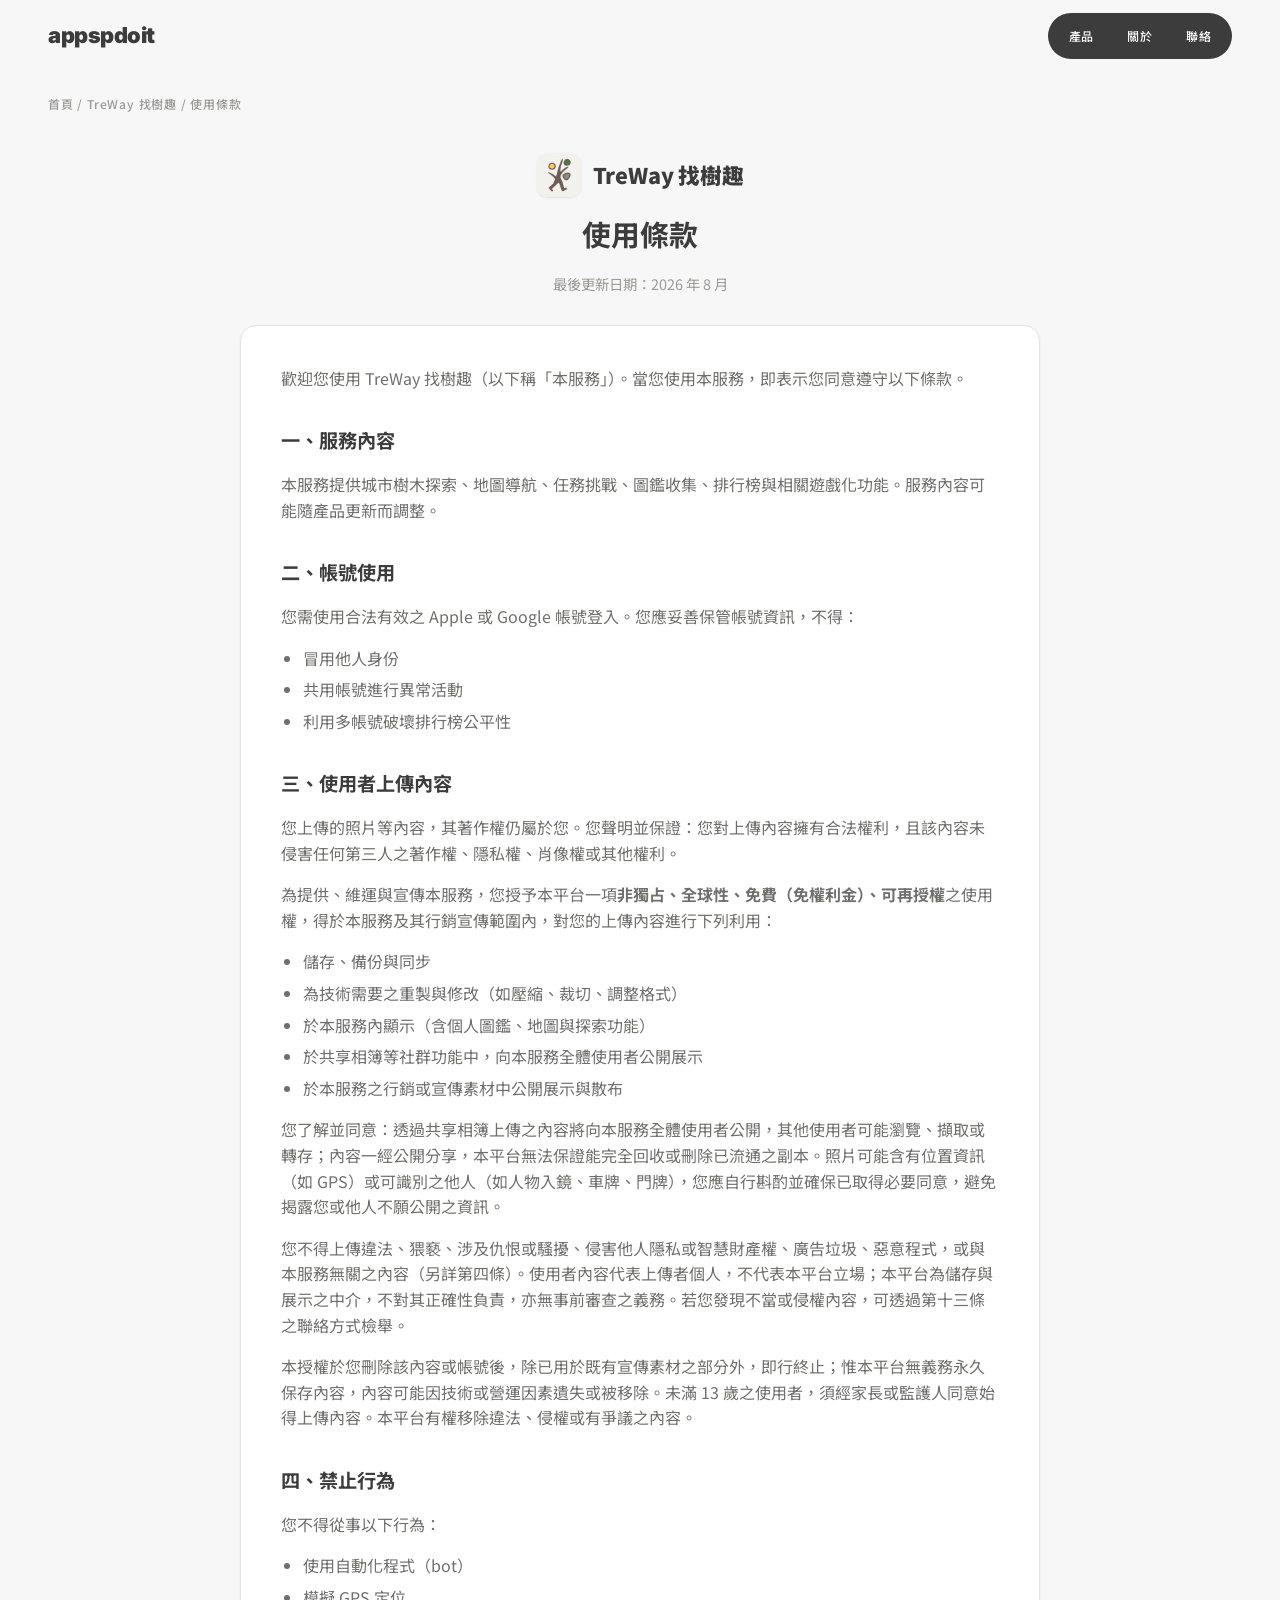
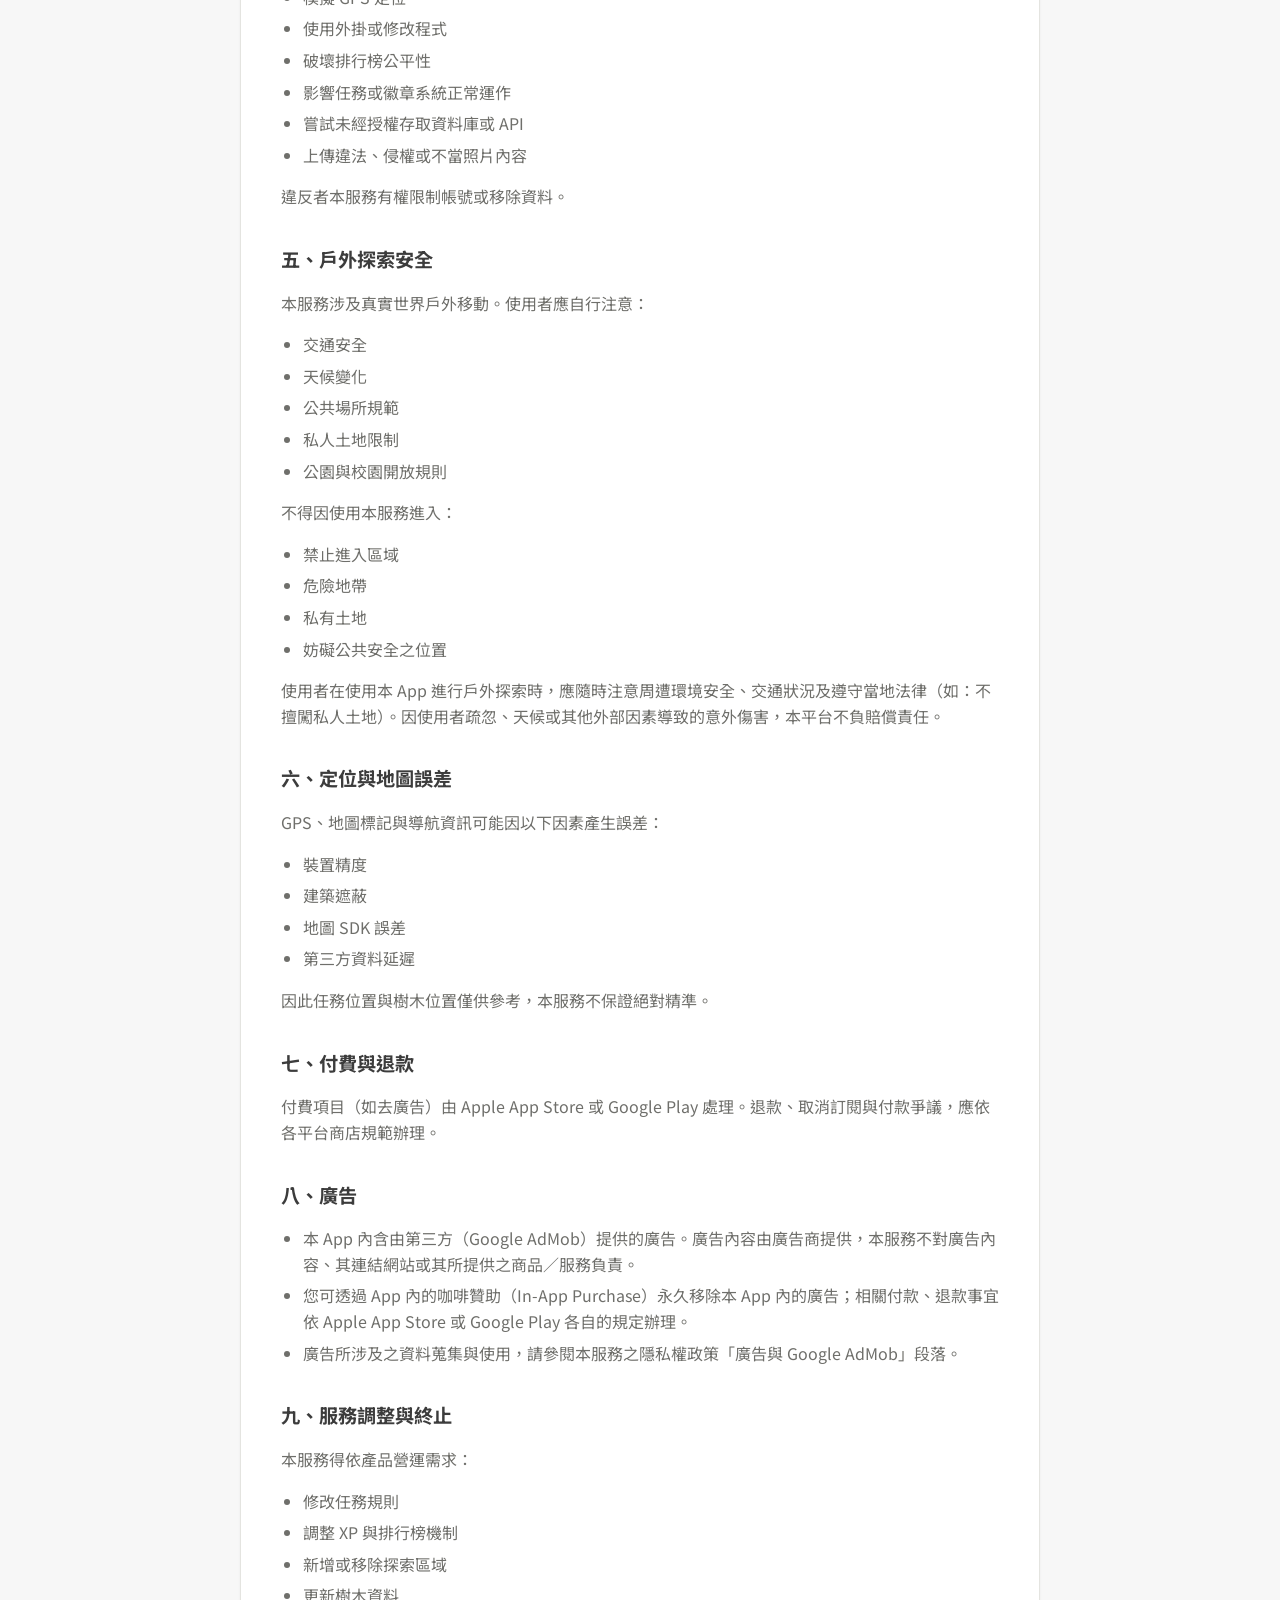
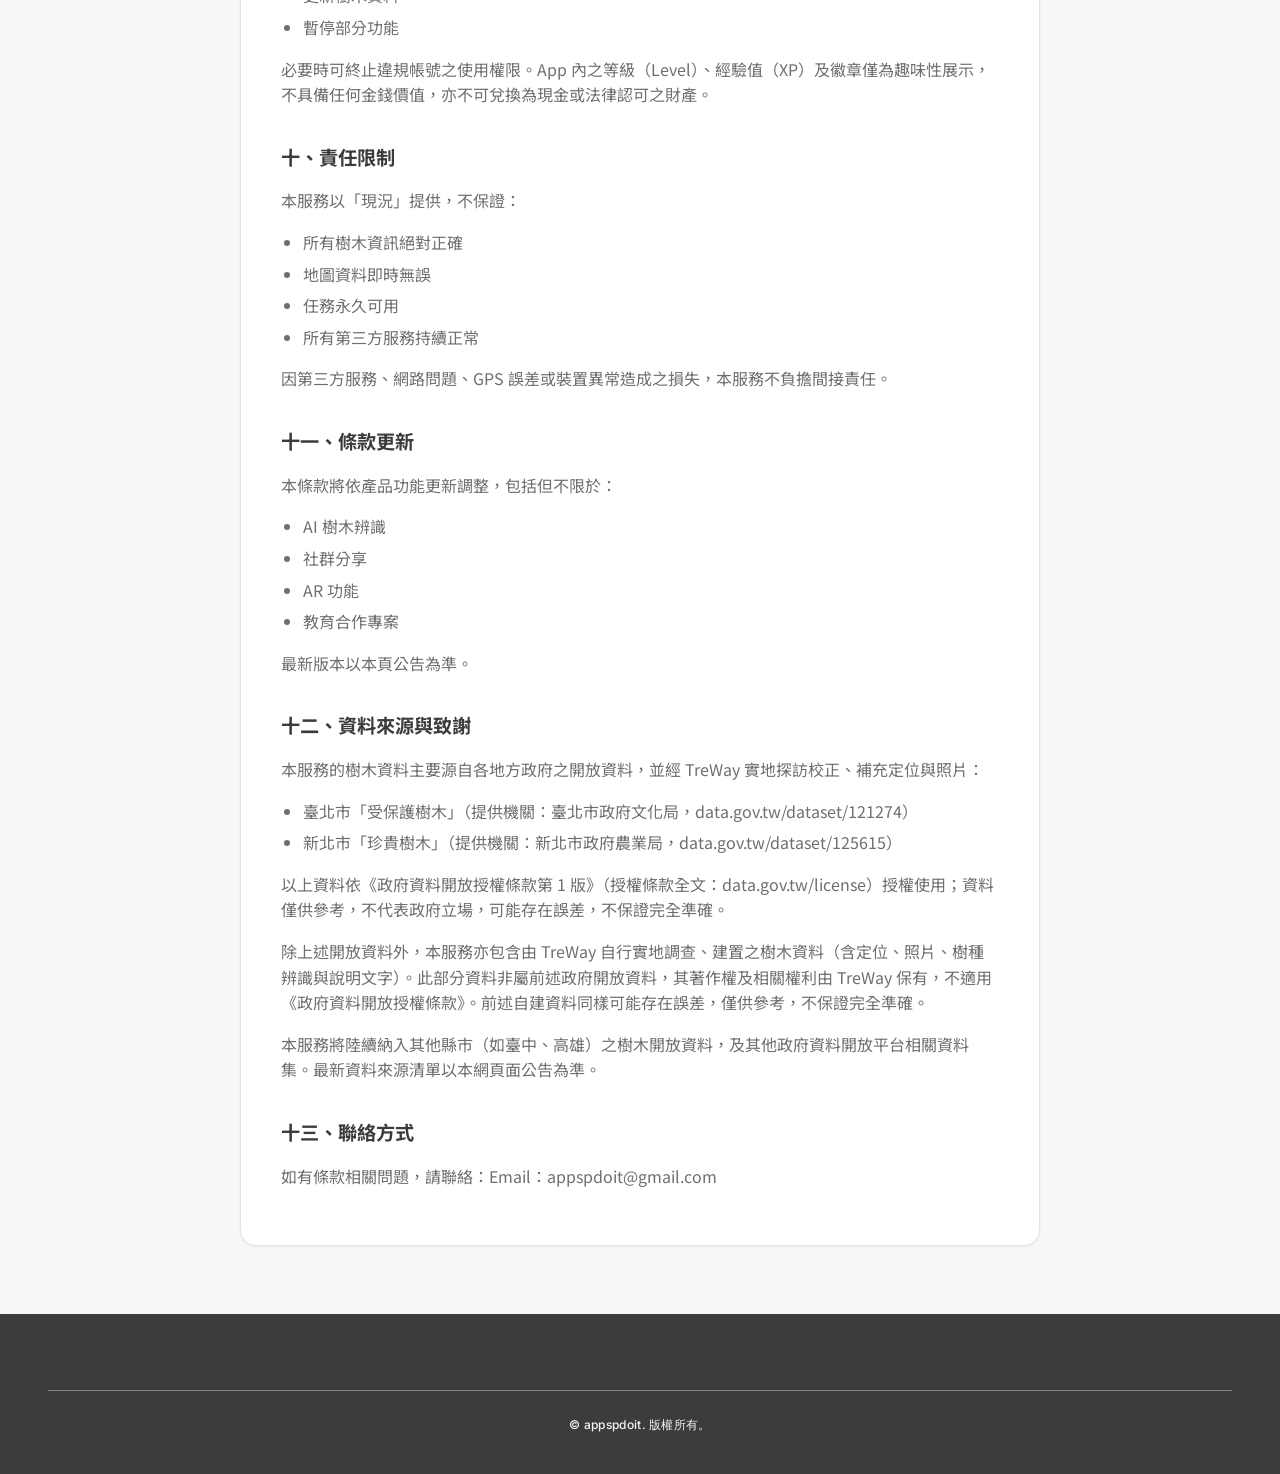
<file: legal/treway-terms.html>
<!DOCTYPE html>
<html lang="zh-Hant">
<head>
  <!-- Google tag (gtag.js) -->
  <script async src="https://www.googletagmanager.com/gtag/js?id=G-VL5T086PDW"></script>
  <script>
    window.dataLayer = window.dataLayer || [];
    function gtag(){dataLayer.push(arguments);}
    gtag('js', new Date());

    gtag('config', 'G-VL5T086PDW');
  </script>
  <meta charset="UTF-8">
  <meta name="viewport" content="width=device-width, initial-scale=1.0">
  <title>TreWay 找樹趣 — 使用條款 — appspdoit</title>
  <link rel="preconnect" href="https://fonts.googleapis.com">
  <link rel="preconnect" href="https://fonts.gstatic.com" crossorigin>
  <link href="https://fonts.googleapis.com/css2?family=Inter:wght@400;500;700;900&family=Noto+Sans+TC:wght@400;500;700;900&display=swap" rel="stylesheet">
  <link rel="stylesheet" href="../assets/style.css">
  <link rel="icon" href="../assets/icon_appsodoit.png">
</head>
<body class="theme-treway">
  <header class="site-header">
    <div class="container nav">
      <a class="wordmark" href="../index.html">appspdoit</a>
      <nav class="nav-pill">
        <a href="../index.html#apps">產品</a>
        <a href="../index.html#about">關於</a>
        <a href="../index.html#contact">聯絡</a>
      </nav>
    </div>
  </header>

  <div class="container crumb"><a href="../index.html">首頁</a> / <a href="../apps/treway.html">TreWay 找樹趣</a> / 使用條款</div>

  <main class="container legal">
    <div class="legal-app">
      <img class="legal-app-icon" src="../assets/app-icon-treway.png" alt="TreWay 找樹趣 App 圖示">
      <span class="legal-app-name">TreWay 找樹趣</span>
    </div>
    <h1>使用條款</h1>
    <p class="meta">最後更新日期：2026 年 8 月</p>

    <div class="legal-card">
    <p>歡迎您使用 TreWay 找樹趣（以下稱「本服務」）。當您使用本服務，即表示您同意遵守以下條款。</p>

    <h2>一、服務內容</h2>
    <p>本服務提供城市樹木探索、地圖導航、任務挑戰、圖鑑收集、排行榜與相關遊戲化功能。服務內容可能隨產品更新而調整。</p>

    <h2>二、帳號使用</h2>
    <p>您需使用合法有效之 Apple 或 Google 帳號登入。您應妥善保管帳號資訊，不得：</p>
    <ul>
      <li>冒用他人身份</li>
      <li>共用帳號進行異常活動</li>
      <li>利用多帳號破壞排行榜公平性</li>
    </ul>

    <h2>三、使用者上傳內容</h2>
    <p>您上傳的照片等內容，其著作權仍屬於您。您聲明並保證：您對上傳內容擁有合法權利，且該內容未侵害任何第三人之著作權、隱私權、肖像權或其他權利。</p>
    <p>為提供、維運與宣傳本服務，您授予本平台一項<strong>非獨占、全球性、免費（免權利金）、可再授權</strong>之使用權，得於本服務及其行銷宣傳範圍內，對您的上傳內容進行下列利用：</p>
    <ul>
      <li>儲存、備份與同步</li>
      <li>為技術需要之重製與修改（如壓縮、裁切、調整格式）</li>
      <li>於本服務內顯示（含個人圖鑑、地圖與探索功能）</li>
      <li>於共享相簿等社群功能中，向本服務全體使用者公開展示</li>
      <li>於本服務之行銷或宣傳素材中公開展示與散布</li>
    </ul>
    <p>您了解並同意：透過共享相簿上傳之內容將向本服務全體使用者公開，其他使用者可能瀏覽、擷取或轉存；內容一經公開分享，本平台無法保證能完全回收或刪除已流通之副本。照片可能含有位置資訊（如 GPS）或可識別之他人（如人物入鏡、車牌、門牌），您應自行斟酌並確保已取得必要同意，避免揭露您或他人不願公開之資訊。</p>
    <p>您不得上傳違法、猥褻、涉及仇恨或騷擾、侵害他人隱私或智慧財產權、廣告垃圾、惡意程式，或與本服務無關之內容（另詳第四條）。使用者內容代表上傳者個人，不代表本平台立場；本平台為儲存與展示之中介，不對其正確性負責，亦無事前審查之義務。若您發現不當或侵權內容，可透過第十三條之聯絡方式檢舉。</p>
    <p>本授權於您刪除該內容或帳號後，除已用於既有宣傳素材之部分外，即行終止；惟本平台無義務永久保存內容，內容可能因技術或營運因素遺失或被移除。未滿 13 歲之使用者，須經家長或監護人同意始得上傳內容。本平台有權移除違法、侵權或有爭議之內容。</p>

    <h2>四、禁止行為</h2>
    <p>您不得從事以下行為：</p>
    <ul>
      <li>使用自動化程式（bot）</li>
      <li>模擬 GPS 定位</li>
      <li>使用外掛或修改程式</li>
      <li>破壞排行榜公平性</li>
      <li>影響任務或徽章系統正常運作</li>
      <li>嘗試未經授權存取資料庫或 API</li>
      <li>上傳違法、侵權或不當照片內容</li>
    </ul>
    <p>違反者本服務有權限制帳號或移除資料。</p>

    <h2>五、戶外探索安全</h2>
    <p>本服務涉及真實世界戶外移動。使用者應自行注意：</p>
    <ul>
      <li>交通安全</li>
      <li>天候變化</li>
      <li>公共場所規範</li>
      <li>私人土地限制</li>
      <li>公園與校園開放規則</li>
    </ul>
    <p>不得因使用本服務進入：</p>
    <ul>
      <li>禁止進入區域</li>
      <li>危險地帶</li>
      <li>私有土地</li>
      <li>妨礙公共安全之位置</li>
    </ul>
    <p>使用者在使用本 App 進行戶外探索時，應隨時注意周遭環境安全、交通狀況及遵守當地法律（如：不擅闖私人土地）。因使用者疏忽、天候或其他外部因素導致的意外傷害，本平台不負賠償責任。</p>

    <h2>六、定位與地圖誤差</h2>
    <p>GPS、地圖標記與導航資訊可能因以下因素產生誤差：</p>
    <ul>
      <li>裝置精度</li>
      <li>建築遮蔽</li>
      <li>地圖 SDK 誤差</li>
      <li>第三方資料延遲</li>
    </ul>
    <p>因此任務位置與樹木位置僅供參考，本服務不保證絕對精準。</p>

    <h2>七、付費與退款</h2>
    <p>付費項目（如去廣告）由 Apple App Store 或 Google Play 處理。退款、取消訂閱與付款爭議，應依各平台商店規範辦理。</p>

    <h2>八、廣告</h2>
    <ul>
      <li>本 App 內含由第三方（Google AdMob）提供的廣告。廣告內容由廣告商提供，本服務不對廣告內容、其連結網站或其所提供之商品／服務負責。</li>
      <li>您可透過 App 內的咖啡贊助（In-App Purchase）永久移除本 App 內的廣告；相關付款、退款事宜依 Apple App Store 或 Google Play 各自的規定辦理。</li>
      <li>廣告所涉及之資料蒐集與使用，請參閱本服務之<a href="treway-privacy.html">隱私權政策</a>「廣告與 Google AdMob」段落。</li>
    </ul>

    <h2>九、服務調整與終止</h2>
    <p>本服務得依產品營運需求：</p>
    <ul>
      <li>修改任務規則</li>
      <li>調整 XP 與排行榜機制</li>
      <li>新增或移除探索區域</li>
      <li>更新樹木資料</li>
      <li>暫停部分功能</li>
    </ul>
    <p>必要時可終止違規帳號之使用權限。App 內之等級（Level）、經驗值（XP）及徽章僅為趣味性展示，不具備任何金錢價值，亦不可兌換為現金或法律認可之財產。</p>

    <h2>十、責任限制</h2>
    <p>本服務以「現況」提供，不保證：</p>
    <ul>
      <li>所有樹木資訊絕對正確</li>
      <li>地圖資料即時無誤</li>
      <li>任務永久可用</li>
      <li>所有第三方服務持續正常</li>
    </ul>
    <p>因第三方服務、網路問題、GPS 誤差或裝置異常造成之損失，本服務不負擔間接責任。</p>

    <h2>十一、條款更新</h2>
    <p>本條款將依產品功能更新調整，包括但不限於：</p>
    <ul>
      <li>AI 樹木辨識</li>
      <li>社群分享</li>
      <li>AR 功能</li>
      <li>教育合作專案</li>
    </ul>
    <p>最新版本以本頁公告為準。</p>

    <h2>十二、資料來源與致謝</h2>
    <p>本服務的樹木資料主要源自各地方政府之開放資料，並經 TreWay 實地探訪校正、補充定位與照片：</p>
    <ul>
      <li>臺北市「受保護樹木」（提供機關：臺北市政府文化局，<a href="https://data.gov.tw/dataset/121274" target="_blank" rel="noopener">data.gov.tw/dataset/121274</a>）</li>
      <li>新北市「珍貴樹木」（提供機關：新北市政府農業局，<a href="https://data.gov.tw/dataset/125615" target="_blank" rel="noopener">data.gov.tw/dataset/125615</a>）</li>
    </ul>
    <p>以上資料依《政府資料開放授權條款第 1 版》（授權條款全文：<a href="https://data.gov.tw/license" target="_blank" rel="noopener">data.gov.tw/license</a>）授權使用；資料僅供參考，不代表政府立場，可能存在誤差，不保證完全準確。</p>
    <p>除上述開放資料外，本服務亦包含由 TreWay 自行實地調查、建置之樹木資料（含定位、照片、樹種辨識與說明文字）。此部分資料非屬前述政府開放資料，其著作權及相關權利由 TreWay 保有，不適用《政府資料開放授權條款》。前述自建資料同樣可能存在誤差，僅供參考，不保證完全準確。</p>
    <p>本服務將陸續納入其他縣市（如臺中、高雄）之樹木開放資料，及其他政府資料開放平台相關資料集。最新資料來源清單以本網頁面公告為準。</p>

    <h2>十三、聯絡方式</h2>
    <p>如有條款相關問題，請聯絡：Email：<a href="mailto:appspdoit@gmail.com">appspdoit@gmail.com</a></p>
    </div>
  </main>

  <footer class="site-footer">
    <div class="container">
      <div class="footer-bottom">
        <span class="copy">© appspdoit. 版權所有。</span>
      </div>
    </div>
  </footer>
</body>
</html>
</file>
<file: assets/style.css>
/* ==========================================================================
   appspdoit — 共用樣式表（monochrome design system）
   對應 Figma：#Desktop · Home / #Desktop · IRA
   純 CSS，支援亮/暗色主題、響應式
   ========================================================================== */

:root {
  /* 顏色 tokens（取自 Figma 🎨 Design System） */
  --bg-page:      #f7f7f7;
  --bg-card:      #ffffff;
  --bg-subtle:    #ededea;
  --border:       #e4e4e0;
  --border-strong:#848484;

  --ink:          #0f0f0f;  /* 內文主色 */
  --ink-second:   #3c3c3c;  /* 字標 / 標題 / 深色元件 */
  --ink-muted:    #6f6f6b;
  --ink-faint:    #9a9a95;
  --ink-inverse:  #ffffff;
  --ink-inverse2: #f5f5f5;

  --surface-dark: #3c3c3c;  /* 頁尾 / 導覽膠囊 底色 */

  /* 主要按鈕（亮色：深底白字） */
  --btn-bg: var(--surface-dark);
  --btn-fg: var(--ink-inverse);

  /* 導覽膠囊 */
  --nav-bg:        var(--surface-dark);
  --nav-item:      var(--ink-inverse);
  --nav-active-bg: var(--bg-card);
  --nav-active-fg: var(--ink-second);

  /* 各 app 主題重點色（功能編號 / 小重點） */
  --accent: var(--ink-second);
  /* 法律頁內文重點色（統一深藍黑，與 IRA 相同） */
  --hl: #01011f;

  /* 相容舊法律頁樣式所需變數 */
  --bg: var(--bg-page);
  --bg-alt: var(--bg-subtle);
  --surface: var(--bg-card);
  --text: var(--ink);
  --text-muted: var(--ink-muted);
  --text-faint: var(--ink-faint);

  --radius: 16px;
  --maxw: 1280px;
  --pad: 48px;

  --shadow:    0 1px 3px rgba(16, 24, 40, .05), 0 1px 2px rgba(16, 24, 40, .04);
  --shadow-lg: 0 20px 54px rgba(13, 13, 13, .12);

  --font-latin: "Inter", -apple-system, BlinkMacSystemFont, "Segoe UI", Roboto, Helvetica, Arial, sans-serif;
  --font-cjk: "Noto Sans TC", "PingFang TC", "Microsoft JhengHei", sans-serif;
  --font: var(--font-latin), var(--font-cjk);

  /* 品牌強調色（版本更新標籤 / 方案表 Pro 欄）——各 app 主題覆寫；
     -soft / -tint 以 color-mix 對 --bg-card 推導，亮暗自動適配 */
  --brand:      #16a34a;                                          /* IRA 綠（預設） */
  --brand-ink:  #0f7a37;                                          /* soft 底上的文字 / 強調 */
  --brand-fg:   #ffffff;                                          /* brand 底上的文字 */
  --brand-soft: color-mix(in srgb, var(--brand) 16%, var(--bg-card));
  --brand-tint: color-mix(in srgb, var(--brand) 7%, var(--bg-card));
}

/* 各 app 主題色（重點色 + 品牌強調色） */
.theme-ira    { --accent: #01011f; --brand: #749E44; --brand-ink: #749E44; }
.theme-planto { --accent: #123020; --brand: #3f7a34; --brand-ink: #2f6a26; }
.theme-treway { --accent: #2c1c06; --brand: #7a5a3c; --brand-ink: #5f4326; }
.theme-packplan { --accent: #351500; --brand: #FF6B00; --brand-ink: #D65300; }
.theme-fofo   { --accent: #2b1e12; --brand: #BF5722; --brand-ink: #A4471A; }

@media (prefers-color-scheme: dark) {
  :root {
    --bg-page:      #111110;
    --bg-card:      #1b1b19;
    --bg-subtle:    #262623;
    --border:       #2f2f2b;
    --border-strong:#4d4d48;

    --ink:          #f3f3ef;
    --ink-second:   #ececE7;
    --ink-muted:    #adada6;
    --ink-faint:    #7c7c76;
    --ink-inverse:  #ffffff;
    --ink-inverse2: #f5f5f5;

    --surface-dark: #232320;

    --btn-bg: #f1f1ec;
    --btn-fg: #131311;

    --nav-bg:        #000000;
    --nav-item:      #e9e9e4;
    --nav-active-bg: #f1f1ec;
    --nav-active-fg: #131311;

    --accent: #e9e9e4;
    --hl: #cfe0ff;

    /* 暗色：品牌色提亮以維持對比，brand 底上改用深字 */
    --brand:     #34d17f;
    --brand-ink: #8fe9b3;
    --brand-fg:  #0c1a11;

    --shadow:    0 1px 3px rgba(0, 0, 0, .5);
    --shadow-lg: 0 20px 54px rgba(0, 0, 0, .55);
  }
  .theme-ira    { --accent: #cfe0ff; --brand: #9dc46e; --brand-ink: #b7d98f; }
  .theme-planto { --accent: #bfe7cd; --brand: #7fc96a; --brand-ink: #bfe7cd; }
  .theme-treway { --accent: #e8d3b3; --brand: #c9a878; --brand-ink: #e8d3b3; }
  .theme-packplan { --accent: #FFD4B0; --brand: #FF8A1F; --brand-ink: #FF9C3A; }
  .theme-fofo   { --accent: #F5DCC4; --brand: #E07A3C; --brand-ink: #F09A60; }
}

/* ---------- 基礎 ---------- */
* { box-sizing: border-box; }
html {
  scroll-behavior: smooth;
  /* sticky header 高度（72px）+ 20px 呼吸空間，避免錨點跳轉時標題被 header 蓋住 */
  scroll-padding-top: 92px;
}

body {
  margin: 0;
  font-family: var(--font-cjk), var(--font-latin);
  color: var(--ink);
  background: var(--bg-page);
  line-height: 1.6;
  -webkit-font-smoothing: antialiased;
  text-rendering: optimizeLegibility;
}

a { color: inherit; text-decoration: none; }

img { max-width: 100%; display: block; }

.container {
  width: 100%;
  max-width: var(--maxw);
  margin: 0 auto;
  padding: 0 var(--pad);
}

/* 拉丁字（品牌、按鈕、標籤）用 Inter */
.wordmark, .btn, .eyebrow, .section-label, .platform, .footer-wordmark,
.footer-col h4, .footer-bottom, .feature-num { font-family: var(--font-latin); }

/* ---------- 導覽列 ---------- */
.site-header {
  position: sticky;
  top: 0;
  z-index: 20;
  background: color-mix(in srgb, var(--bg-page) 90%, transparent);
  backdrop-filter: saturate(150%) blur(12px);
}
.site-header .nav {
  display: flex;
  align-items: center;
  justify-content: space-between;
  height: 72px;
}
.wordmark {
  font-weight: 900;
  font-size: 22px;
  letter-spacing: -.5px;
  color: var(--ink-second);
}
.nav-pill {
  display: inline-flex;
  align-items: center;
  gap: 2px;
  padding: 5px;
  border-radius: 999px;
  background: var(--nav-bg);
}
.nav-pill a {
  padding: 8px 16px;
  border-radius: 999px;
  font-family: var(--font-cjk);
  font-weight: 500;
  font-size: 12px;
  letter-spacing: .4px;
  color: var(--nav-item);
  white-space: nowrap;
  flex: 0 0 auto;
  transition: background .15s, color .15s;
}
.nav-pill a:hover { color: var(--nav-active-fg); background: color-mix(in srgb, var(--nav-active-bg) 25%, transparent); }
.nav-pill a.active { background: var(--nav-active-bg); color: var(--nav-active-fg); }
.nav-pill a.active:hover { background: var(--nav-active-bg); }

/* ---------- 手機版漢堡選單（右側抽屜，對應 Figma：Mobile · IRA · 選單開啟） ---------- */
.nav-toggle { position: absolute; opacity: 0; width: 0; height: 0; pointer-events: none; }
.burger {
  display: none;               /* 桌機隱藏；行動版由 .has-menu 顯示 */
  flex-direction: column;
  align-items: center;
  justify-content: center;
  gap: 5px;
  width: 46px;
  height: 40px;
  flex: 0 0 auto;
  border-radius: 12px;
  background: var(--bg-card);
  border: 1px solid var(--border);
  box-shadow: var(--shadow);
  cursor: pointer;
}
.burger span {
  display: block;
  width: 20px;
  height: 2px;
  border-radius: 2px;
  background: var(--ink-second);
}
.nav-overlay {
  display: none;
  position: fixed;
  inset: 0;
  z-index: 55;
  background: rgba(0, 0, 0, .42);
  opacity: 0;
  visibility: hidden;
  transition: opacity .28s ease, visibility .28s ease;
}
.mobile-menu {
  display: none;
  position: fixed;
  top: 0;
  right: 0;
  z-index: 60;
  height: 100%;
  width: min(80vw, 320px);
  flex-direction: column;
  padding: 14px 10px 24px;
  background: var(--surface-dark);
  box-shadow: -10px 0 40px rgba(0, 0, 0, .3);
  transform: translateX(100%);
  transition: transform .28s ease;
}
.mobile-menu-head {
  display: flex;
  align-items: center;
  justify-content: space-between;
  padding: 8px 14px 10px;
}
.mobile-menu-head .section-label { margin: 0; color: var(--ink-faint); }
.menu-close {
  cursor: pointer;
  color: var(--ink-inverse);
  font-size: 20px;
  line-height: 1;
  padding: 4px 10px;
  border-radius: 8px;
}
.menu-close:hover { background: rgba(255, 255, 255, .1); }
.mobile-menu a {
  display: flex;
  align-items: center;
  gap: 12px;
  padding: 12px 14px;
  font-family: var(--font-cjk);
  font-weight: 500;
  font-size: 16px;
  color: var(--ink-inverse);
  border-top: 1px solid rgba(255, 255, 255, .12);
}
.mobile-menu a.active { font-weight: 700; background: rgba(255, 255, 255, .08); }
.menu-icon {
  width: 32px;
  height: 32px;
  flex: 0 0 auto;
  border-radius: 8px;            /* App icon 圓角 */
  object-fit: cover;
}
.mobile-menu a:hover { background: rgba(255, 255, 255, .06); }
.nav-toggle:checked ~ .nav-overlay { opacity: 1; visibility: visible; }
.nav-toggle:checked ~ .mobile-menu { transform: translateX(0); }

/* ---------- 按鈕 ---------- */
.btn {
  display: inline-flex;
  align-items: center;
  gap: 8px;
  padding: 13px 22px;
  border-radius: 999px;
  font-weight: 500;
  font-size: 13px;
  letter-spacing: .6px;
  border: 1px solid transparent;
  background: var(--bg-card);
  color: var(--ink-second);
  cursor: pointer;
  transition: transform .15s ease, background .15s, border-color .15s, box-shadow .15s;
}
.btn:hover { transform: translateY(-1px); }
.btn-primary { background: var(--btn-bg); color: var(--btn-fg); }
.btn-primary:hover { box-shadow: var(--shadow-lg); }
.btn-outline { background: var(--bg-card); color: var(--ink-second); border-color: var(--border); }
.btn-outline:hover { border-color: var(--border-strong); }

/* ---------- Hero（首頁） ---------- */
.hero {
  display: flex;
  flex-direction: column;
  align-items: flex-start;
  gap: 26px;
  padding: 64px 0 56px;
}
.eyebrow {
  display: inline-flex;
  align-items: center;
  gap: 8px;
  padding: 9px 14px;
  border-radius: 999px;
  background: var(--bg-card);
  border: 1px solid var(--border);
  font-weight: 500;
  font-size: 12px;
  letter-spacing: .6px;
  color: var(--ink-muted);
}
.eyebrow .dot {
  width: 8px; height: 8px; border-radius: 50%;
  background: #3fae6a;
  box-shadow: 0 0 0 3px color-mix(in srgb, #3fae6a 22%, transparent);
}
.hero h1 {
  margin: 0;
  font-family: var(--font-cjk);
  font-weight: 900;
  font-size: clamp(2.6rem, 6vw, 66px);
  line-height: 1.04;
  letter-spacing: -2px;
  color: var(--ink-second);
}
.hero .lede {
  margin: 0;
  max-width: 640px;
  font-size: 19px;
  line-height: 1.6;
  color: var(--ink-muted);
}

/* ---------- 區塊標題（eyebrow label） ---------- */
.section-label {
  font-weight: 500;
  font-size: 12px;
  letter-spacing: 1px;
  color: var(--ink-faint);
  margin: 0 0 20px;
}

/* ---------- 產品卡（首頁） ---------- */
.apps-section { padding: 8px 0 64px; }
.cards {
  display: grid;
  grid-template-columns: repeat(3, 1fr);
  gap: 20px;
}
.app-card {
  display: flex;
  flex-direction: column;
  gap: 16px;
  color: inherit;
}
.app-card .preview {
  border-radius: 16px;
  border: 1px solid var(--border);
  background: var(--bg-card);
  overflow: hidden;
  transition: transform .2s ease, box-shadow .2s ease, border-color .2s;
}
.app-card .preview img { width: 100%; height: auto; display: block; }
.app-card:hover .preview {
  transform: translateY(-4px);
  box-shadow: var(--shadow-lg);
  border-color: var(--border-strong);
}
.preview--empty {
  display: grid;
  place-items: center;
  font-size: 76px;
  background:
    radial-gradient(120% 120% at 50% 0%, color-mix(in srgb, var(--accent) 8%, var(--bg-card)), var(--bg-card));
}
.app-card .meta {
  display: flex;
  align-items: center;
  gap: 10px;
}
.tag {
  font-family: var(--font-cjk);
  font-weight: 500;
  font-size: 11px;
  letter-spacing: .4px;
  padding: 6px 12px;
  border-radius: 999px;
  background: var(--bg-subtle);
  border: 1px solid var(--border);
  color: var(--ink-second);
  white-space: nowrap;
}
.app-card h3 {
  margin: 0;
  font-family: var(--font-cjk);
  font-weight: 700;
  font-size: 20px;
  color: var(--ink-second);
}
.app-card p {
  margin: 0;
  font-size: 15px;
  line-height: 1.58;
  color: var(--ink-muted);
}
.platform {
  font-weight: 500;
  font-size: 11px;
  letter-spacing: .6px;
  color: var(--ink-faint);
}

/* ---------- 麵包屑 ---------- */
.crumb {
  padding-top: 22px;
  font-family: var(--font-cjk);
  font-weight: 500;
  font-size: 12px;
  letter-spacing: .8px;
  color: var(--ink-faint);
}
.crumb a { color: var(--ink-faint); }
.crumb a:hover { color: var(--ink-muted); }

/* ---------- 產品頁 Hero ---------- */
.app-hero {
  display: flex;
  align-items: center;
  gap: 40px;
  padding: 32px 0 40px;
}
.app-hero-copy {
  flex: 1 1 0;
  min-width: 0;
  display: flex;
  flex-direction: column;
  align-items: flex-start;
  gap: 18px;
}
.chip {
  font-family: var(--font-cjk);
  font-weight: 500;
  font-size: 11px;
  padding: 6px 12px;
  border-radius: 999px;
  background: var(--bg-subtle);
  color: var(--ink-muted);
}
.app-hero h1 {
  margin: 0;
  font-family: var(--font-cjk);
  font-weight: 900;
  font-size: clamp(2rem, 5vw, 44px);
  line-height: 1.08;
  letter-spacing: -1.2px;
  color: var(--ink-second);
}
.app-hero .lede {
  margin: 0;
  font-size: 19px;
  line-height: 1.6;
  color: var(--ink-muted);
}
.store-buttons { display: flex; gap: 12px; flex-wrap: wrap; padding-top: 4px; }

/* App 標題（icon + 名稱） */
.app-title { display: flex; align-items: center; gap: 12px; }
.app-title .app-icon {
  width: 60px; height: 60px; flex-shrink: 0;
  border-radius: 13px;
  box-shadow: var(--shadow);
}
.app-hero-note { margin: 0; font-size: 15px; line-height: 1.6; color: var(--ink-faint); }

/* 商店下載徽章 */
.store-badges { display: flex; gap: 16px; flex-wrap: wrap; align-items: center; padding-top: 4px; }
.store-badges a { display: block; transition: transform .15s ease, opacity .15s; }
.store-badges a:hover { transform: translateY(-1px); opacity: .88; }
.store-badges img { height: 56px; width: auto; display: block; }

.app-hero-media {
  flex-shrink: 0;
  width: 400px;
  border-radius: 24px;
  border: 1px solid var(--border);
  background: var(--bg-card);
  overflow: hidden;
}
.app-hero-media img { width: 100%; height: auto; display: block; }
.app-hero-media.preview--empty { aspect-ratio: 4 / 3; }

/* ---------- 功能卡（產品頁） ---------- */
.features {
  display: flex;
  flex-direction: column;
  gap: 20px;
  padding: 12px 0 8px;
}
.feature-card {
  display: flex;
  align-items: center;
  gap: 40px;
  padding: 34px 36px;
  border-radius: 16px;
  background: var(--bg-card);
  border: 1px solid var(--border);
}
.feature-card:nth-child(even) { flex-direction: row-reverse; }
.feature-body {
  flex: 1 1 0;
  min-width: 0;
  display: flex;
  flex-direction: column;
  gap: 14px;
}
.feature-num {
  font-weight: 900;
  font-size: 34px;
  letter-spacing: -1px;
  color: var(--ink-second);
  line-height: 1;
}
.feature-body h3 {
  margin: 0;
  font-family: var(--font-cjk);
  font-weight: 900;
  font-size: clamp(1.9rem, 4.2vw, 44px);
  line-height: 1.08;
  letter-spacing: -1.2px;
  color: var(--ink-second);
}
.feature-body > p {
  margin: 0;
  font-size: 15px;
  line-height: 1.6;
  color: var(--ink-muted);
}
.chips { display: flex; flex-wrap: wrap; gap: 8px; }
.chip-sm {
  font-family: var(--font-cjk);
  font-weight: 500;
  font-size: 11px;
  letter-spacing: .2px;
  padding: 6px 11px;
  border-radius: 999px;
  background: var(--bg-subtle);
  color: var(--ink-muted);
}
.feature-media {
  flex-shrink: 0;
  width: 210px;
  height: 420px;
  border-radius: 30px;
  padding: 10px;
  background: var(--bg-subtle);
  border: 1px solid var(--border);
}
/* 真實 App 截圖（含裝置外框，去除底框樣式） */
.feature-media--shot {
  background: none;
  border: none;
  padding: 0;
  display: flex;
  align-items: center;
  justify-content: center;
}
.feature-media--shot img { width: 100%; height: 100%; object-fit: contain; }
.media-screen {
  width: 100%;
  height: 100%;
  border-radius: 22px;
  background: linear-gradient(180deg, #cdeeea 0%, #ffffff 100%);
  display: flex;
  flex-direction: column;
  align-items: center;
  justify-content: center;
  gap: 10px;
  color: #4a4a45;
}
.media-emoji { font-size: 46px; line-height: 1; }
.media-label { font-size: 12px; color: #7d8a86; }
.media-screen img { width: 100%; height: 100%; object-fit: cover; border-radius: 22px; }

/* ---------- 規格 ---------- */
.spec { padding: 32px 0 8px; }
.spec-list { display: flex; flex-direction: column; }
.spec-row {
  display: flex;
  align-items: baseline;
  justify-content: space-between;
  gap: 16px;
  padding: 13px 0;
  border-bottom: 1px solid var(--border);
}
.spec-row .k {
  font-family: var(--font-cjk);
  font-weight: 500;
  font-size: 12px;
  letter-spacing: .3px;
  color: var(--ink-muted);
}
.spec-row .v {
  font-family: var(--font-cjk);
  font-size: 15px;
  color: var(--ink);
  text-align: right;
}

/* ---------- 為什麼有此 App ---------- */
.why {
  display: flex;
  flex-direction: column;
  align-items: center;
  gap: 14px;
  text-align: center;
  padding: 34px 36px 8px;
}
.why-mark {
  font-family: var(--font-latin);
  font-weight: 900;
  font-size: 34px;
  letter-spacing: -1px;
  line-height: 1;
  color: var(--ink-second);
}
.why h3 {
  margin: 0;
  font-family: var(--font-cjk);
  font-weight: 700;
  font-size: 24px;
  line-height: 1.3;
  letter-spacing: -.3px;
  color: var(--ink-second);
}
.why p { margin: 0; max-width: 700px; align-self: center; font-size: 15px; line-height: 1.6; text-align: left; color: var(--ink-second); }

/* ---------- FAQ ---------- */
.faq { padding: 36px 0 0; }
/* FAQ 為頁面最後一段（無 CTA）時：與頁尾的距離 = 標籤到第一題的 20px（12 + 頁尾 margin-top 8） */
.faq:last-child { padding-bottom: 12px; }
.faq-list { display: flex; flex-direction: column; gap: 10px; }
.faq-item {
  background: var(--bg-card);
  border: 1px solid var(--border);
  border-radius: 16px;
  padding: 0 20px;
}
.faq-item summary {
  list-style: none;
  cursor: pointer;
  display: flex;
  align-items: center;
  justify-content: space-between;
  gap: 16px;
  padding: 18px 0;
  font-family: var(--font-cjk);
  font-weight: 700;
  font-size: 20px;
  line-height: 1.35;
  color: var(--ink-second);
}
.faq-item summary::-webkit-details-marker { display: none; }
.faq-item summary::after {
  content: "+";
  font-family: var(--font-latin);
  font-size: 22px;
  color: var(--accent);
  transition: transform .2s;
}
.faq-item[open] summary::after { content: "\2212"; }
.faq-item p {
  margin: 0;
  padding: 0 0 18px;
  font-size: 15px;
  line-height: 1.6;
  color: var(--ink-muted);
}
.faq-item p a { color: var(--accent); text-decoration: underline; text-underline-offset: 2px; }

/* ---------- CTA ---------- */
.cta {
  margin: 40px 0;
  padding: 56px 24px;
  border-radius: 24px;
  background: var(--bg-subtle);
  display: flex;
  flex-direction: column;
  align-items: center;
  gap: 14px;
  text-align: center;
}
.cta h2 {
  margin: 0;
  font-family: var(--font-cjk);
  font-weight: 900;
  font-size: clamp(1.9rem, 5vw, 44px);
  line-height: 1.08;
  letter-spacing: -1.2px;
  color: var(--ink-second);
}
.cta p { margin: 0; font-size: 15px; color: var(--ink-faint); }
.cta .store-buttons { justify-content: center; padding-top: 8px; }
.cta .store-badges { justify-content: center; padding-top: 8px; }

/* ---------- 版本更新 slider（WHAT'S NEW） ---------- */
/* ---------- 跑馬燈（TreWay 樹資料更新公告） ---------- */
.tw-marquee-sec { padding: 24px 0 0; }
.tw-marquee {
  display: flex;
  align-items: center;
  gap: 14px;
  padding: 10px 16px;
  border-radius: 14px;
  background: color-mix(in srgb, var(--brand) 15%, var(--bg-card));
  border: 1px solid color-mix(in srgb, var(--brand) 30%, var(--border));
  overflow: hidden;
}
.tw-marquee-tag {
  flex: none;
  font-family: var(--font-cjk);
  font-weight: 700;
  font-size: 12px;
  letter-spacing: .3px;
  padding: 5px 12px;
  border-radius: 999px;
  background: var(--brand);
  color: var(--brand-fg);
}
.tw-marquee-vp {
  flex: 1 1 auto;
  min-width: 0;
  overflow: hidden;
}
.tw-marquee.is-scrolling .tw-marquee-vp {
  -webkit-mask: linear-gradient(90deg, transparent 0, #000 20px, #000 calc(100% - 20px), transparent 100%);
  mask: linear-gradient(90deg, transparent 0, #000 20px, #000 calc(100% - 20px), transparent 100%);
}
.tw-marquee-track {
  display: inline-flex;
  white-space: nowrap;
  will-change: transform;
}
.tw-marquee.is-scrolling .tw-marquee-track { animation: tw-marquee-scroll 32s linear infinite; }
.tw-marquee.is-scrolling:hover .tw-marquee-track { animation-play-state: paused; }
.tw-marquee-item {
  font-family: var(--font-cjk);
  font-size: 14px;
  line-height: 1.5;
  color: var(--ink-second);
  padding-right: 56px;
}
/* 內容不溢出（桌機）時：只顯示一份、去掉尾端留白，不捲動 */
.tw-marquee:not(.is-scrolling) .tw-marquee-item { padding-right: 0; }
.tw-marquee:not(.is-scrolling) .tw-marquee-item + .tw-marquee-item { display: none; }
.tw-marquee-item b { font-weight: 700; color: var(--brand-ink); }
@keyframes tw-marquee-scroll {
  from { transform: translateX(0); }
  to   { transform: translateX(-50%); }
}
@media (prefers-reduced-motion: reduce) {
  /* 不自動捲動：改為靜態換行顯示完整訊息 */
  .tw-marquee.is-scrolling .tw-marquee-track { animation: none; white-space: normal; }
  .tw-marquee.is-scrolling .tw-marquee-vp { -webkit-mask: none; mask: none; }
  .tw-marquee-item { padding-right: 0; }
  .tw-marquee-item + .tw-marquee-item { display: none; }
}

/* ---------- 樹木統計（TreWay 各縣市收錄，含 count-up） ---------- */
.treecount { padding: 40px 0 8px; }
.treecount .section-label { margin: 0 0 8px; }
.tc-grid { display: flex; gap: 16px; flex-wrap: wrap; align-items: stretch; }
.tc-tile {
  flex: 1 1 175px;
  min-width: 158px;
  background: var(--bg-card);
  border: 1px solid var(--border);
  border-radius: 16px;
  padding: 22px 24px;
  display: flex;
  flex-direction: column;
  gap: 8px;
}
.tc-total {
  flex: 1 1 250px;
  min-width: 230px;
  /* 直接對主題 --brand 做 color-mix；不用 --brand-soft（它在 :root 已被綠色定死） */
  background: color-mix(in srgb, var(--brand) 15%, var(--bg-card));
}
.tc-tile-head { display: flex; align-items: center; gap: 8px; font-size: 13px; }
.tc-tile-head svg { flex: none; }
.tc-total .tc-tile-head { color: var(--brand-ink); font-weight: 700; }
.tc-city { color: var(--ink-muted); font-weight: 500; }
.tc-num-row { display: flex; align-items: baseline; gap: 5px; }
.tc-num {
  font-family: var(--font-latin);
  font-weight: 900;
  line-height: 1;
  font-size: 44px;
  font-variant-numeric: tabular-nums;
  color: var(--brand-ink);
}
.tc-total .tc-num { color: var(--ink); font-size: 54px; }
.tc-unit { font-size: 15px; color: var(--ink-muted); }
.tc-total .tc-unit { font-size: 17px; }
/* 標題列內的「60 樹種」小數字（同樣有 count-up） */
.tc-total .tc-tile-head .tc-head-num { font-size: 13px; line-height: 1; color: inherit; }
.tc-cap { margin: 0; font-size: 12px; color: var(--ink-muted); }
.tc-bar { height: 4px; border-radius: 999px; background: color-mix(in srgb, var(--brand) 16%, var(--bg-card)); overflow: hidden; }
.tc-bar i { display: block; height: 100%; width: 0; background: var(--brand); border-radius: 999px; }

.whatsnew { padding: 40px 0 8px; }
.whatsnew .section-label { margin: 0 0 8px; }
.wn-head {
  margin: 0 0 16px;
  font-family: var(--font-cjk);
  font-weight: 900;
  font-size: clamp(1.5rem, 3.4vw, 28px);
  line-height: 1.12;
  letter-spacing: -.6px;
  color: var(--ink-second);
}
.wn-slider {
  display: flex;
  gap: 20px;
  overflow-x: auto;
  scroll-snap-type: x mandatory;
  padding-bottom: 4px;
  scrollbar-width: none;
  -ms-overflow-style: none;
  -webkit-overflow-scrolling: touch;
}
.wn-slider::-webkit-scrollbar { display: none; }
.wn-card {
  scroll-snap-align: start;
  flex: 0 0 360px;
  display: flex;
  flex-direction: column;
  gap: 12px;
  padding: 22px 24px 24px;
  border-radius: 16px;
  background: var(--bg-card);
  border: 1px solid var(--border);
}
.wn-card-top { display: flex; align-items: center; gap: 8px; }
.wn-ver { font-family: var(--font-latin); font-weight: 700; font-size: 22px; letter-spacing: -.5px; color: var(--ink); }
.wn-latest {
  font-family: var(--font-cjk); font-weight: 700; font-size: 11px;
  padding: 3px 10px; border-radius: 999px;
  /* 直接對主題 --brand 做 color-mix（--brand-soft 在 :root 被綠色定死） */
  background: color-mix(in srgb, var(--brand) 16%, var(--bg-card));
  color: var(--brand-ink);
}
.wn-date { margin-left: auto; font-family: var(--font-latin); font-weight: 500; font-size: 13px; color: var(--ink-faint); }
.wn-divider { height: 1px; background: var(--border); }
.wn-notes { display: flex; flex-direction: column; gap: 8px; margin: 0; padding: 0; list-style: none; }
.wn-notes li { position: relative; padding-left: 15px; font-size: 13px; line-height: 1.55; color: var(--ink-muted); }
.wn-notes li::before { content: "·"; position: absolute; left: 3px; top: -.05em; font-weight: 700; color: var(--ink-faint); }
.wn-tag { margin-right: 5px; font-family: var(--font-cjk); font-weight: 500; color: var(--ink-muted); }
.wn-card.more {
  align-items: center;
  justify-content: center;
  gap: 8px;
  background: var(--bg-subtle);
  border-color: transparent;
  text-align: center;
  color: inherit;
}
.wn-card.more:hover { background: var(--border); }
.wn-more-arrow { font-family: var(--font-latin); font-weight: 700; font-size: 28px; color: var(--ink-muted); }
.wn-more-text { font-family: var(--font-cjk); font-weight: 700; font-size: 15px; color: var(--ink-second); }
.wn-foot { display: flex; align-items: center; gap: 8px; padding-top: 8px; }
.wn-dots { display: flex; gap: 6px; }
.wn-dots i { width: 7px; height: 7px; border-radius: 999px; background: var(--border); }
.wn-dots i.active { width: 18px; background: var(--ink); }
.wn-hint { margin-left: auto; font-family: var(--font-cjk); font-weight: 500; font-size: 12px; color: var(--ink-faint); }

/* ---------- 方案比較表（PLANS） ---------- */
.plans { padding: 32px 0 8px; }
.plans .section-label { margin: 0 0 8px; }
.plans-head {
  margin: 0 0 12px;
  font-family: var(--font-cjk);
  font-weight: 900;
  font-size: clamp(1.5rem, 3.4vw, 28px);
  line-height: 1.12;
  letter-spacing: -.6px;
  color: var(--ink-second);
}
.plans-sub { margin: 0 0 16px; max-width: 760px; font-size: 15px; line-height: 1.6; color: var(--ink-muted); }
.compare-wrap { overflow-x: auto; -webkit-overflow-scrolling: touch; border-radius: 16px; border: 1px solid var(--border); }
.compare {
  width: 100%;
  min-width: 520px;
  border-collapse: collapse;
  background: var(--bg-card);
  font-family: var(--font-cjk);
}
.compare th, .compare td {
  padding: 15px 20px;
  text-align: center;
  font-size: 14px;
  border-bottom: 1px solid var(--border);
  vertical-align: middle;
}
.compare tbody tr:last-child th,
.compare tbody tr:last-child td { border-bottom: none; }
.compare thead th { font-weight: 700; color: var(--ink); }
.compare .c-feat { text-align: left; width: auto; color: var(--ink-muted); font-weight: 700; }
.compare .c-free { width: 200px; font-size: 16px; }
.compare .c-pro  { width: 220px; }
.compare tbody th[scope="row"] {
  text-align: left; font-weight: 500; font-size: 14px; color: var(--ink);
}
.compare thead .c-pro { color: var(--brand-ink); font-size: 16px; }
.compare .pro { background: color-mix(in srgb, var(--brand) 8%, var(--bg-card)); }
.c-badge {
  display: inline-block; margin-left: 6px; vertical-align: middle;
  font-size: 11px; font-weight: 700; padding: 2px 8px; border-radius: 999px;
  background: var(--brand); color: var(--brand-fg);
}
.compare .chk { color: var(--brand); font-weight: 700; }
.compare .chk-free { color: var(--ink-faint); font-weight: 700; }
.compare .diff-free { color: var(--ink-muted); }
.compare .diff-pro { color: var(--brand-ink); font-weight: 700; }
.compare .row-price th,
.compare .row-price td { font-weight: 700; }
.compare .row-price .diff-free,
.compare .row-price td:not(.pro) { color: var(--ink); }
.plans-note { margin: 18px 0 0; text-align: center; font-size: 14px; line-height: 1.6; color: var(--ink-muted); }
.compare .row-price .price-alt { display: block; margin-top: 3px; font-weight: 500; font-size: 12px; color: var(--ink-muted); }

/* 版本更新 / 方案表 —— 手機版 */
@media (max-width: 680px) {
  .whatsnew { padding: 28px 0 8px; }
  .wn-card { flex-basis: 284px; padding: 18px 20px 20px; }
  .wn-hint { display: none; }
  .compare { min-width: 0; }
  .compare th, .compare td { padding: 13px 10px; font-size: 13px; }
  .compare th:first-child, .compare td:first-child { padding-left: 14px; }
  .compare .c-free, .compare .c-pro { width: 78px; }
  .compare .c-free { font-size: 14px; }
  .compare thead .c-pro { font-size: 14px; }
  .compare tbody th[scope="row"] { font-size: 13px; }
  .c-badge { display: block; margin: 4px auto 0; width: max-content; }
}

/* ---------- 頁尾 ---------- */
.site-footer {
  background: var(--surface-dark);
  padding: 48px 0 40px;
  margin-top: 8px;
}
.footer-top {
  display: flex;
  align-items: flex-start;
  justify-content: space-between;
  gap: 40px;
  flex-wrap: wrap;
}
.footer-wordmark {
  font-weight: 900;
  font-size: 30px;
  letter-spacing: -.8px;
  color: var(--ink-inverse);
}
.footer-cols { display: flex; gap: 64px; flex-wrap: wrap; }
.footer-col { display: flex; flex-direction: column; gap: 12px; }
.footer-col h4 {
  margin: 0;
  font-weight: 500;
  font-size: 11px;
  letter-spacing: 1px;
  color: var(--ink-faint);
}
.footer-col a {
  font-family: var(--font-cjk);
  font-size: 14px;
  color: var(--ink-inverse);
}
.footer-col a:hover { color: var(--ink-inverse2); text-decoration: underline; }
.footer-bottom {
  margin-top: 28px;
  padding-top: 24px;
  border-top: 1px solid var(--border-strong);
  font-weight: 500;
  font-size: 12px;
  text-align: center;
}
.footer-bottom .copy { color: var(--ink-inverse2); letter-spacing: .3px; }

/* ---------- 法律頁（沿用舊結構，套新色票） ---------- */
.legal { max-width: calc(800px + 2 * var(--pad)); margin: 0 auto; padding-top: 40px; padding-bottom: 60px; }
.legal-app { display: flex; align-items: center; justify-content: center; gap: 12px; margin-bottom: 14px; }
.legal-app-icon { width: 44px; height: 44px; flex-shrink: 0; border-radius: 10px; box-shadow: var(--shadow); display: block; }
.legal-app-name { font-family: var(--font-cjk); font-weight: 900; font-size: 1.35rem; letter-spacing: -.2px; color: var(--ink-second); }
.legal h1 { font-size: 1.8rem; margin: 0 0 6px; text-align: center; color: var(--ink-second); }
.legal .meta { color: var(--ink-faint); font-size: .9rem; margin-bottom: 30px; text-align: center; }
.legal h2 { font-size: 1.2rem; margin: 34px 0 10px; color: var(--ink-second); }
.legal h3 { font-size: 1.02rem; margin: 22px 0 8px; color: var(--ink-second); }
.legal p, .legal li { color: var(--ink-muted); }
.legal .hl { color: var(--hl); }
.legal .callout p { margin: 0; color: var(--hl); }
.legal .callout p + p { margin-top: 10px; }
.legal .path {
  display: inline-block;
  background: var(--bg-card);
  border: 1px solid var(--border);
  border-radius: 8px;
  padding: 2px 10px;
  font-size: .9em;
  color: var(--ink-second);
  white-space: nowrap;
}
.legal ul { padding-left: 22px; }
.legal li { margin: 6px 0; }
.legal .callout {
  background: var(--bg-subtle); border: 1px solid var(--border);
  border-left: 3px solid var(--accent);
  border-radius: 8px; padding: 14px 18px; margin: 20px 0; font-size: .92rem;
}
.legal-card {
  background: var(--bg-card);
  border: 1px solid var(--border);
  border-radius: 16px;
  box-shadow: 0 1px 3px rgba(16, 24, 40, .05);
  padding: 40px;
  margin-top: 8px;
}
.legal-card > :first-child { margin-top: 0; }
.legal-card > h2:first-child { margin-top: 0; }

/* ---------- 響應式 ---------- */
@media (max-width: 1024px) {
  :root { --pad: 32px; }
  .cards { grid-template-columns: repeat(2, 1fr); }
}

@media (max-width: 860px) {
  .app-hero { flex-direction: column; align-items: stretch; }
  .app-hero-media { width: 100%; }
  .app-hero-media img { max-width: 480px; margin: 0 auto; }
  .feature-card,
  .feature-card:nth-child(even) { flex-direction: column; align-items: flex-start; gap: 24px; }
  .feature-media { width: 100%; height: 300px; }
  .feature-media--shot { height: 340px; }
  .media-screen { flex-direction: row; }
}

@media (max-width: 680px) {
  :root { --pad: 20px; }
  .cards { grid-template-columns: 1fr; gap: 50px; }
  #about p:not(.section-label) { text-align: left; }
  .hero { padding: 44px 0 40px; }
  .footer-top { flex-direction: column; gap: 28px; }
  .footer-cols { gap: 32px; }
  .feature-card { padding: 26px 22px; }
  /* 手機版首圖滿版：抵銷容器左右內距，去除圓角與外框 */
  .app-hero-media {
    width: auto;
    margin-left: calc(-1 * var(--pad));
    margin-right: calc(-1 * var(--pad));
    border: none;
    border-radius: 0;
  }
  .app-hero-media img { max-width: none; margin: 0; }
  .legal-card { padding: 24px 20px; }
  /* 跑馬燈：手機版縮小字級與內距，比照 Figma Mobile · TreWay */
  .tw-marquee-sec { padding: 20px 0 0; }
  .tw-marquee { gap: 10px; padding: 9px 12px; border-radius: 12px; }
  .tw-marquee-tag { font-size: 11px; padding: 4px 9px; }
  .tw-marquee-item { font-size: 13px; padding-right: 44px; }
  .tw-marquee.is-scrolling .tw-marquee-vp {
    -webkit-mask: linear-gradient(90deg, transparent 0, #000 12px, #000 calc(100% - 12px), transparent 100%);
    mask: linear-gradient(90deg, transparent 0, #000 12px, #000 calc(100% - 12px), transparent 100%);
  }
  /* 樹木統計：手機版總數滿寬、兩縣市各半 */
  .tc-tile { flex-basis: calc(50% - 8px); min-width: 0; padding: 18px 18px; }
  .tc-total { flex-basis: 100%; }
  .tc-num { font-size: 38px; }
  .tc-total .tc-num { font-size: 46px; }
  .tc-total .tc-tile-head .tc-head-num { font-size: 13px; }
}

/* 手機版頁首：字標與導覽分行，導覽膠囊可橫向捲動不溢出 */
@media (max-width: 620px) {
  .site-header .nav {
    height: auto;
    flex-wrap: wrap;
    gap: 12px;
    padding-top: 12px;
    padding-bottom: 12px;
  }
  .nav-pill {
    max-width: 100%;
    overflow-x: auto;
    overscroll-behavior-x: contain;
    scrollbar-width: none;
    -ms-overflow-style: none;
  }
  .nav-pill::-webkit-scrollbar { display: none; }
  .nav-pill a { padding: 8px 14px; }
}

/* 有漢堡選單的頁面（各 App 頁）：5 個 App 的膠囊在窄螢幕放不下，改用右上漢堡鈕＋右側抽屜 */
@media (max-width: 680px) {
  .has-menu .nav-pill { display: none; }
  .has-menu .burger { display: inline-flex; }
  .nav-overlay { display: block; }
  .mobile-menu { display: flex; }
}
</file>
